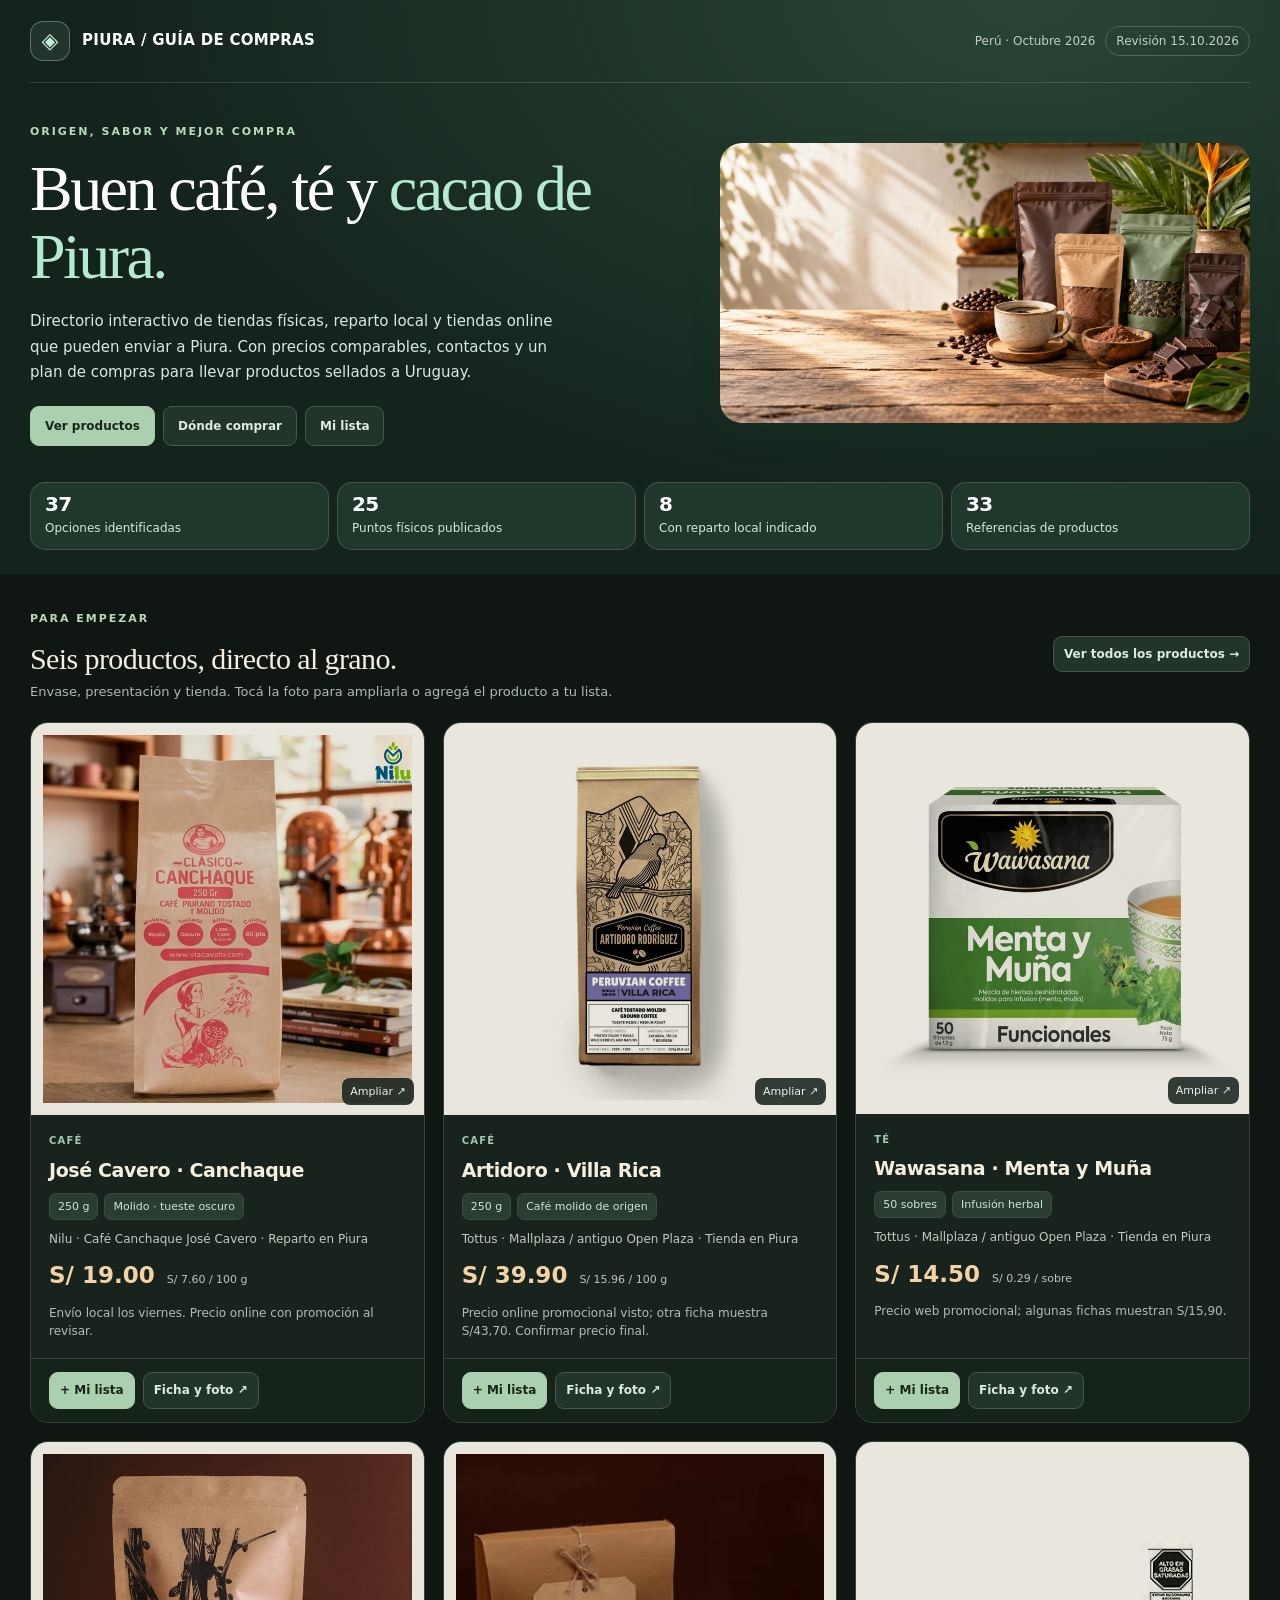
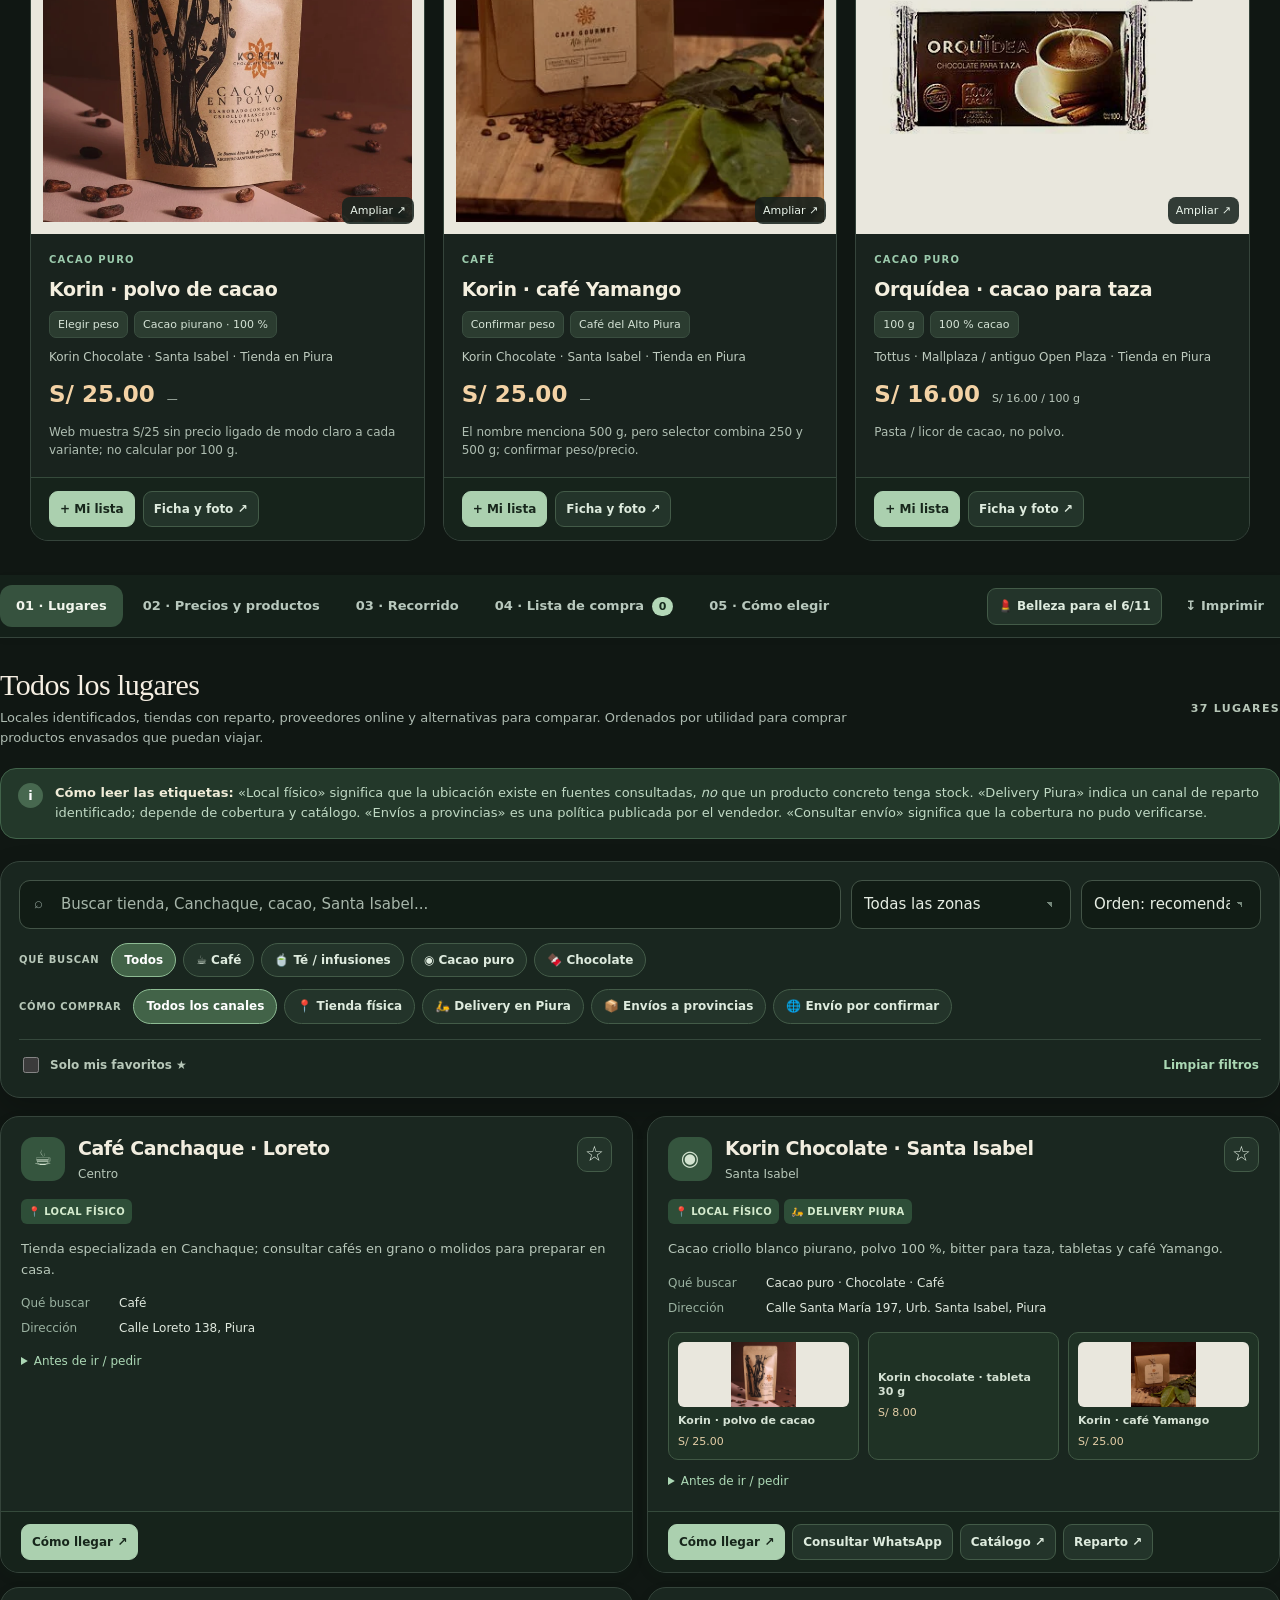
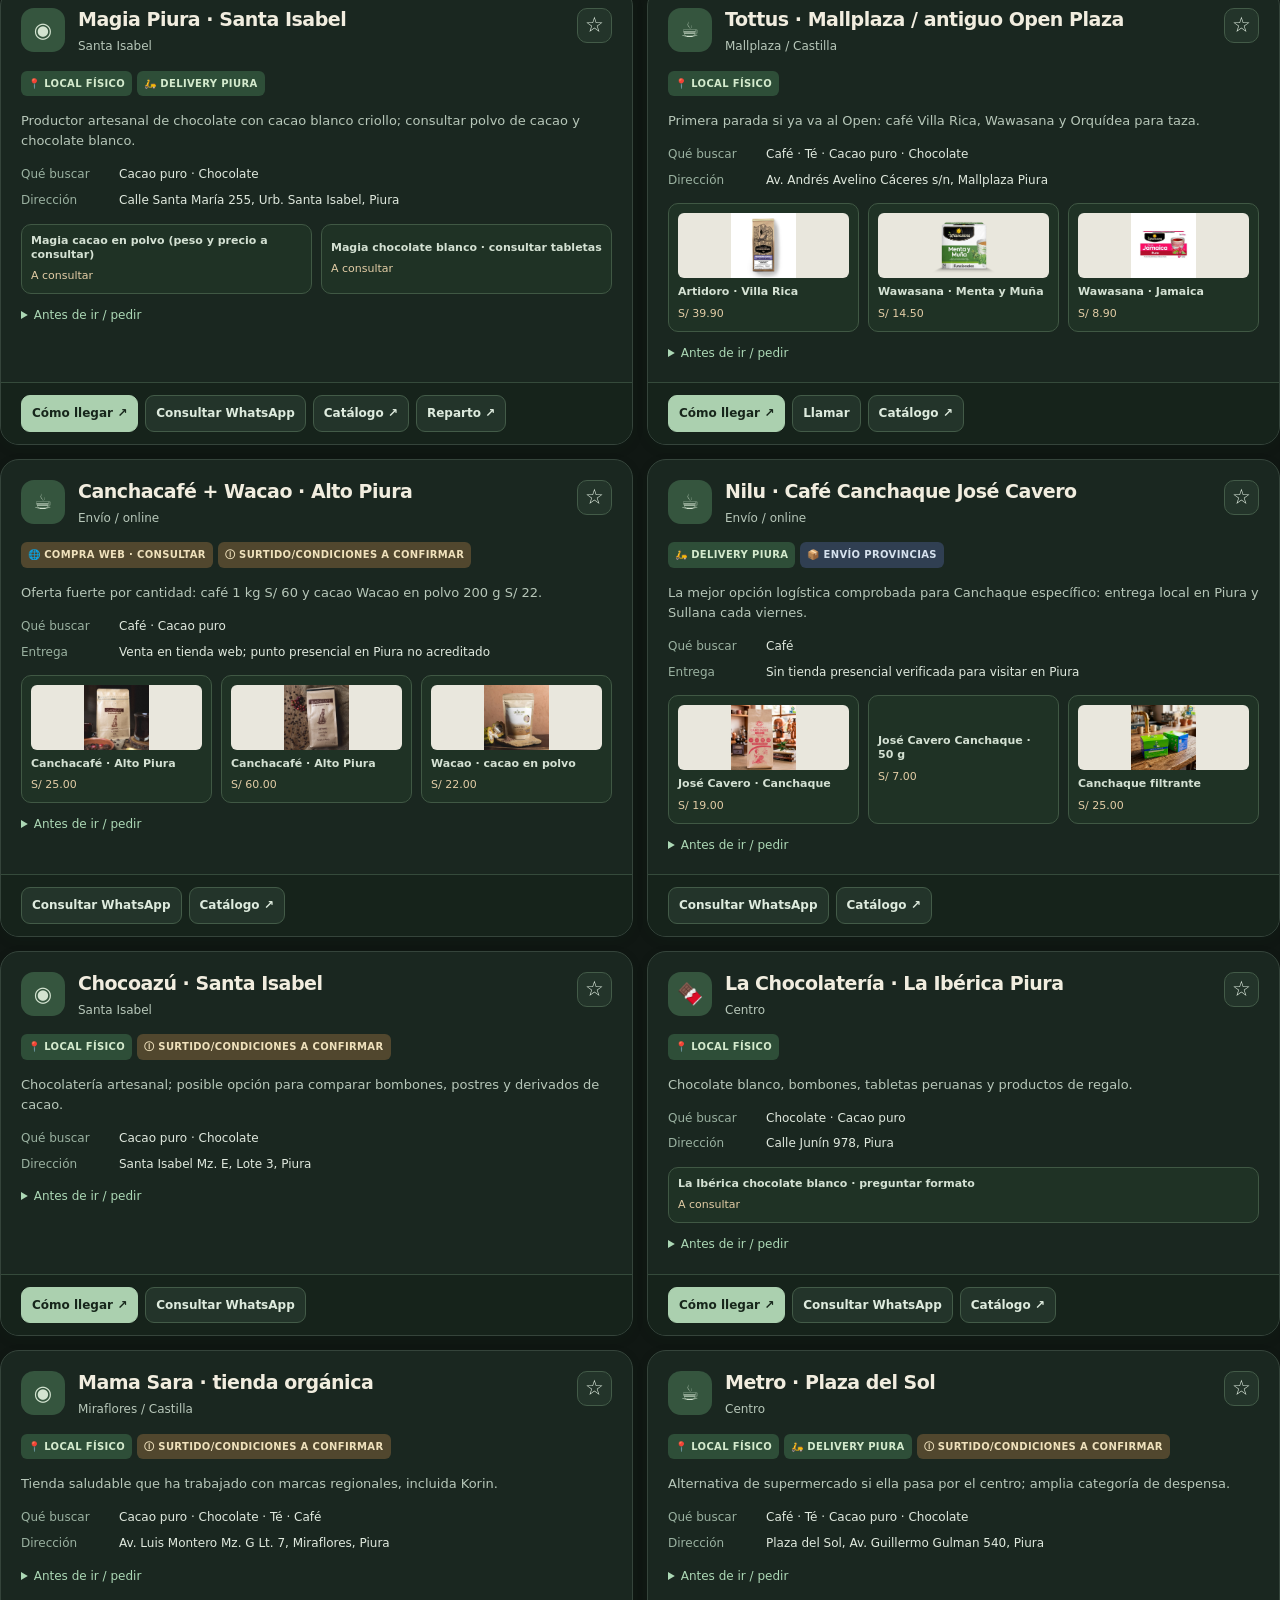
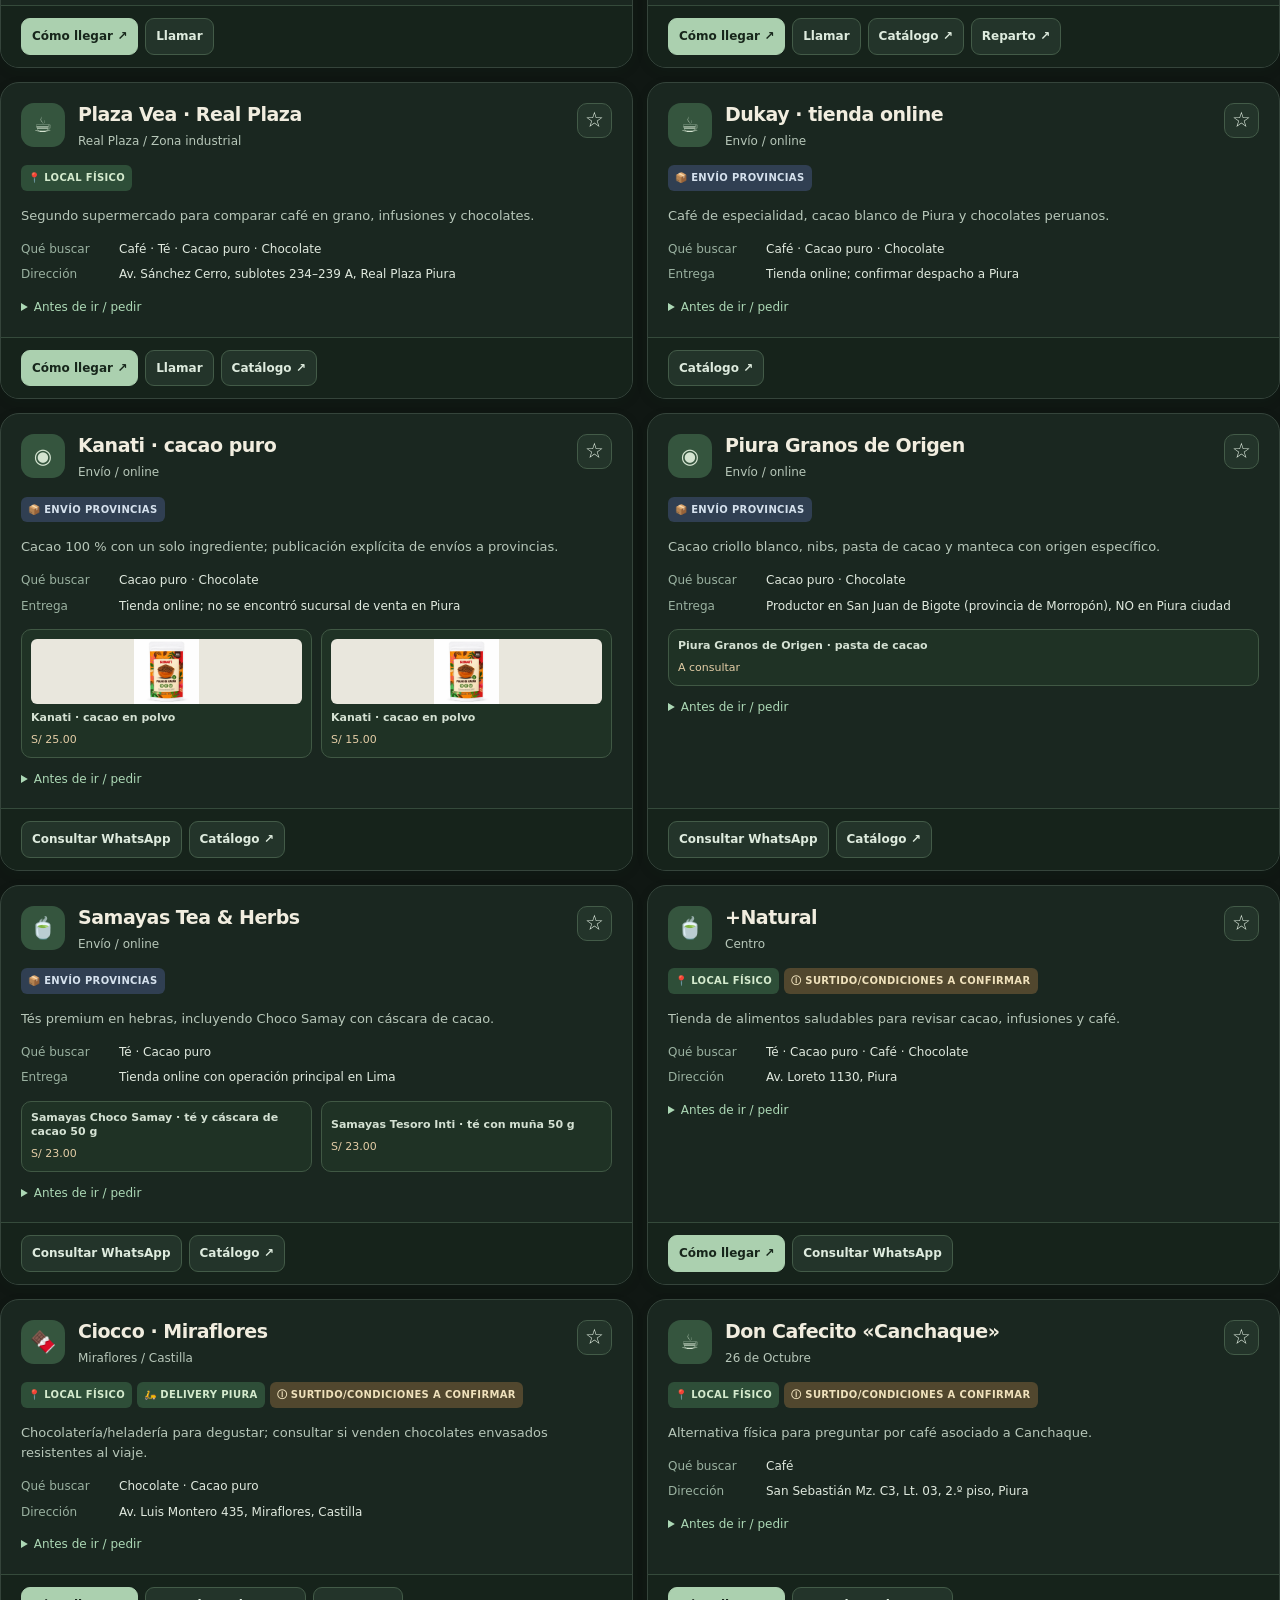
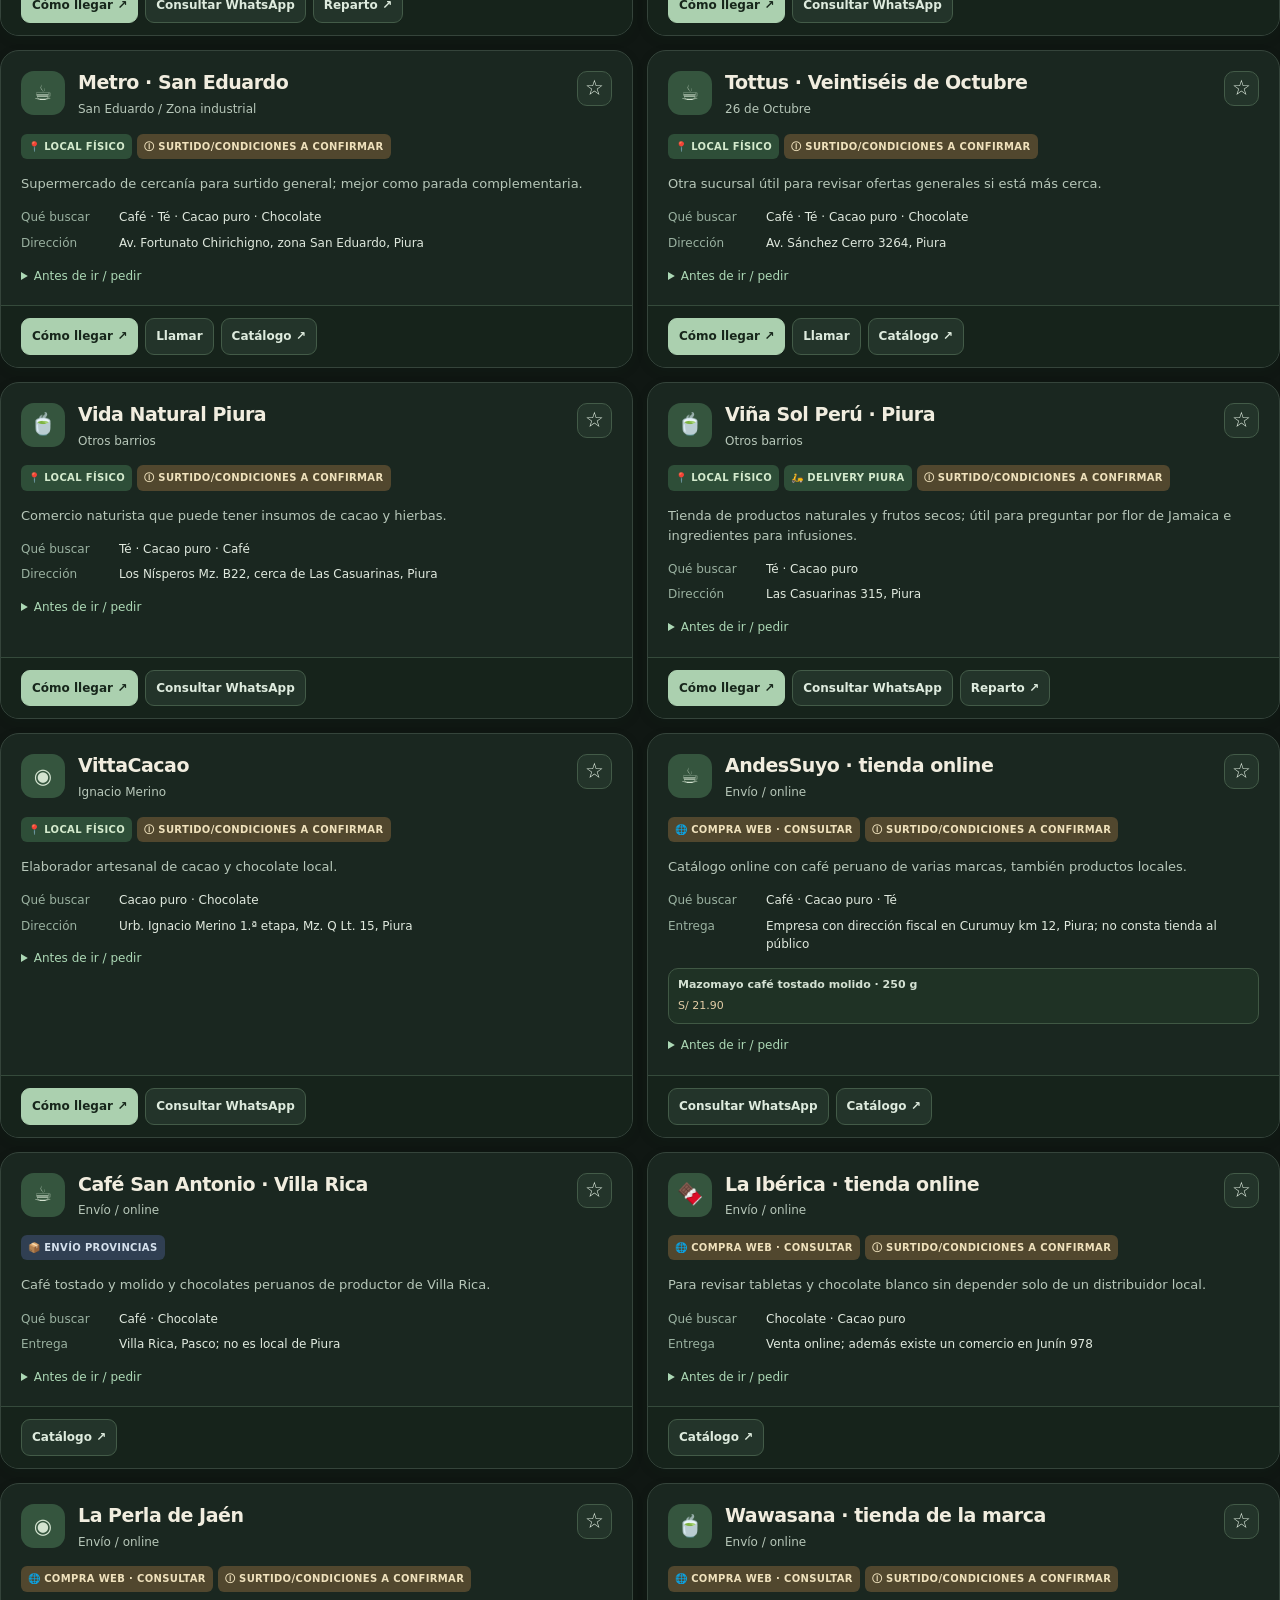
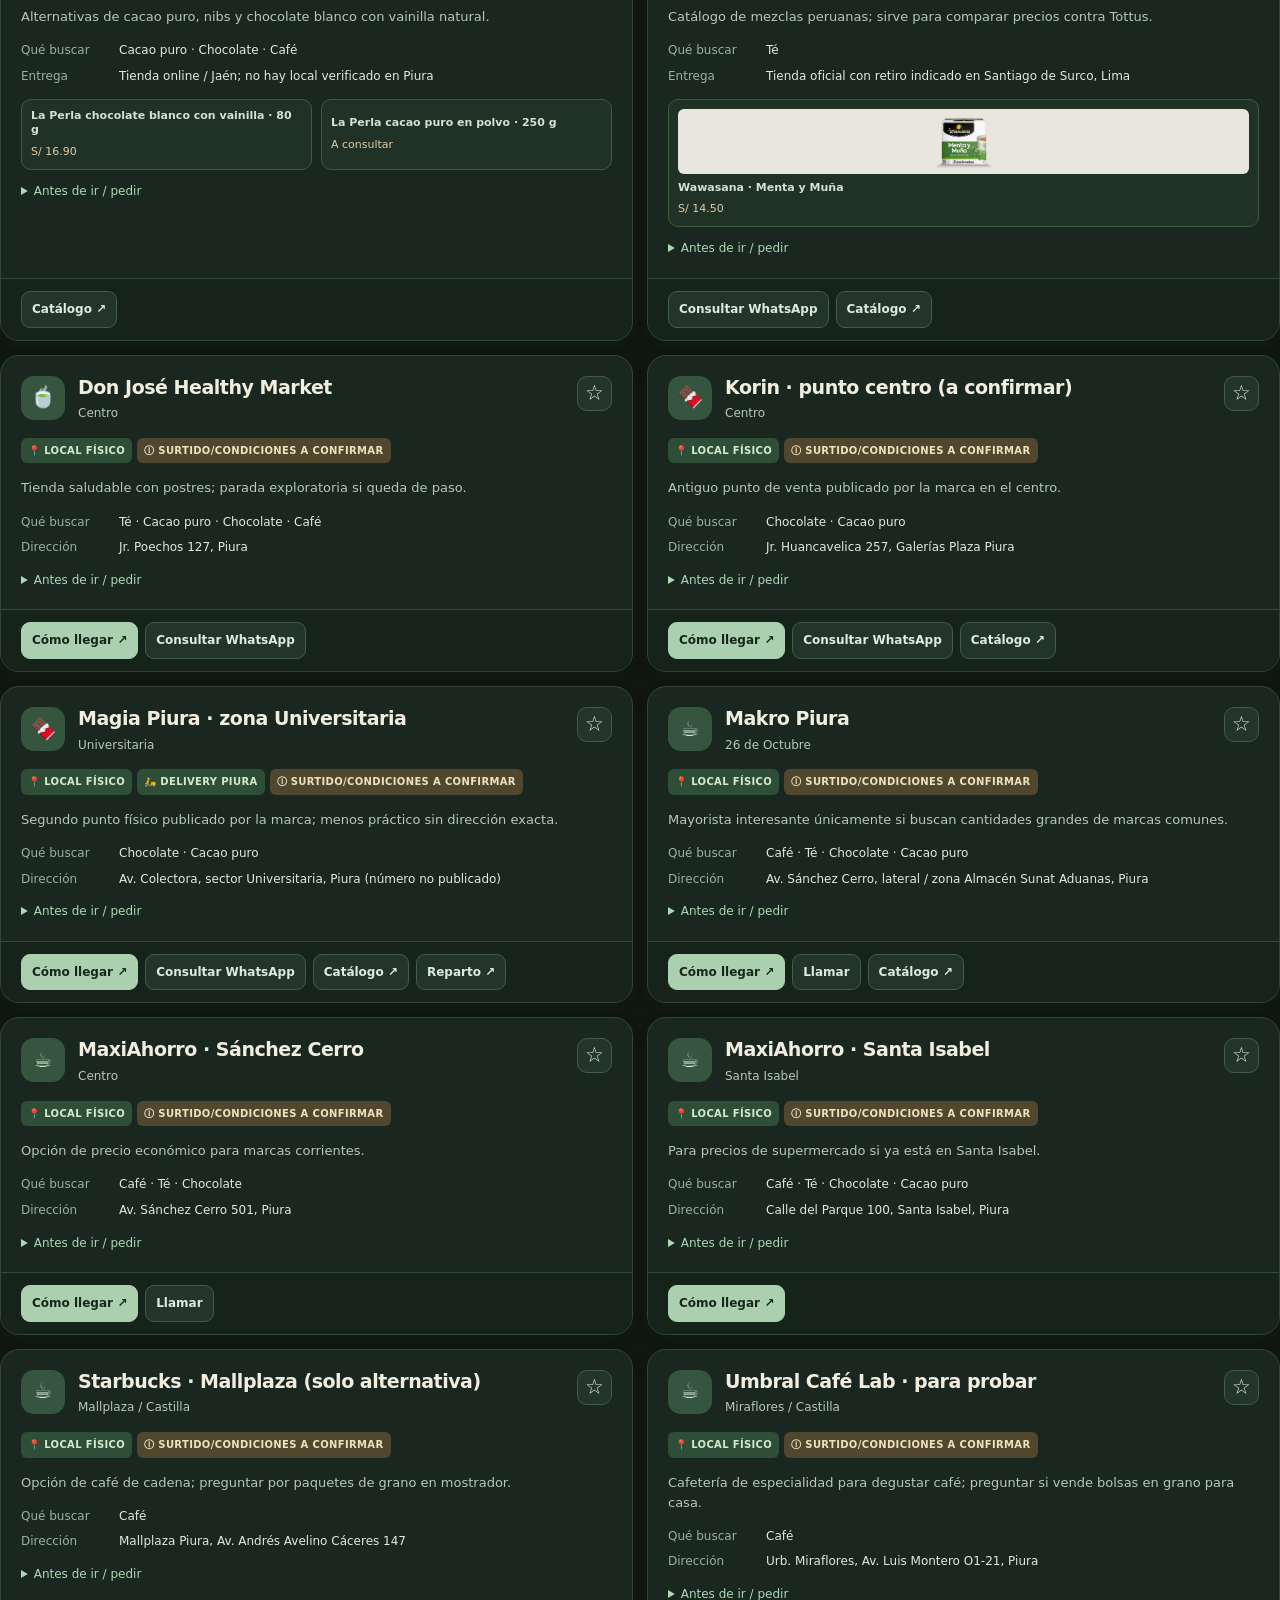
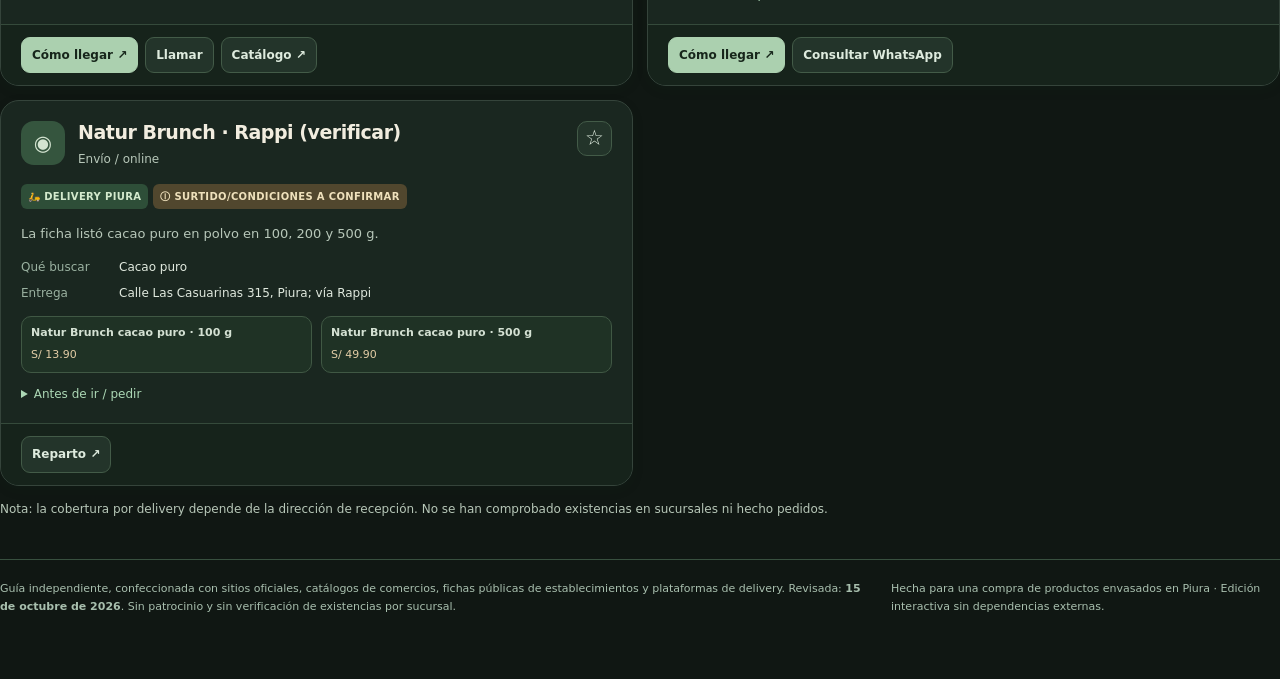
<file: index.html>
<!doctype html>
<html lang="es">
<head>
<meta charset="utf-8">
<meta name="viewport" content="width=device-width,initial-scale=1,viewport-fit=cover">
<meta name="color-scheme" content="dark">
<meta name="theme-color" content="#101713">
<meta name="description" content="Guía interactiva para comprar café, té, cacao puro y chocolate en tiendas físicas de Piura o con envíos a Piura. Fuentes, precios, comparador y lista de compra.">
<title>Piura · Guía de café, té, cacao y chocolate</title>
<style>
:root{--ink:#152c2a;--forest:#12342f;--forest2:#0e2825;--green:#207f68;--mint:#ddf5e8;--tan:#fbf8f2;--sand:#eee6d7;--copper:#b96b42;--text:#213230;--muted:#63746f;--line:#dde5df;--card:#fff;--amber:#fff1d7;--amberText:#805513;--purple:#f1eaff;--purpleText:#65519e;--blue:#e6f0fa;--blueText:#27618c;--red:#e15a4d;--radius:19px;--shadow:0 12px 30px rgba(16,54,43,.06)}
*{box-sizing:border-box}html{scroll-behavior:smooth}body{margin:0;background:#f7f9f6;color:var(--text);font:15px/1.55 system-ui,-apple-system,"Segoe UI",Roboto,"Helvetica Neue",Arial,sans-serif}a{color:inherit;text-decoration:none}a:hover{text-decoration:none}button,select,input{font:inherit}button{cursor:pointer}button:focus-visible,a:focus-visible,input:focus-visible,select:focus-visible{outline:3px solid #86cabc;outline-offset:2px}.shell{max-width:1430px;margin:0 auto;padding:0 30px}.mast{background:linear-gradient(112deg,#103b34 0%,#112e2a 55%,#1d5044 100%);color:#fff;position:relative;overflow:hidden}.mast::before{content:"";position:absolute;right:-110px;top:-130px;width:540px;height:540px;border:1px solid rgba(241,245,232,.18);border-radius:50%;box-shadow:0 0 0 65px rgba(255,255,255,.016),0 0 0 145px rgba(255,255,255,.02)}.mast::after{content:"";position:absolute;width:360px;height:360px;border-radius:50%;right:8%;bottom:-300px;background:#4ec3a730;filter:blur(40px)}.topbar{display:flex;align-items:center;justify-content:space-between;padding:21px 0;border-bottom:1px solid #ffffff24;position:relative;z-index:1}.logo{display:flex;align-items:center;gap:12px;font-weight:800;font-size:15px;letter-spacing:.02em}.mark{display:grid;place-items:center;width:40px;height:40px;border:1px solid #d6f0dc55;border-radius:13px;color:#c1eed7;background:#a5d8bf19;font-size:22px}.topmeta{font-size:12px;display:flex;align-items:center;gap:10px;color:#dcefe6}.update{border:1px solid #ffffff32;border-radius:99px;padding:5px 10px}.hero{position:relative;z-index:1;padding:60px 0 38px;display:grid;grid-template-columns:1.52fr .8fr;gap:38px;align-items:end}.eyebrow{display:inline-block;font-weight:800;letter-spacing:.18em;text-transform:uppercase;font-size:11px;color:#9be0c4;margin:0 0 15px}.hero h1{font-size:clamp(38px,4.5vw,70px);line-height:1.055;letter-spacing:-.065em;max-width:770px;margin:0 0 19px;font-weight:780}.hero h1 span{color:#b5ead1}.hero p{max-width:650px;color:#d7eae3;font-size:16px;line-height:1.7;margin:0}.hero-side{align-self:center;position:relative;z-index:1}.hero-note{background:#ffffff13;border:1px solid #ffffff36;border-radius:24px;padding:22px 23px;backdrop-filter:blur(10px)}.hero-note .big{font-size:31px;font-weight:750;line-height:1;letter-spacing:-.04em;margin:3px 0 8px;color:#ddfae9}.hero-note p{font-size:13px;color:#d5e6df;margin:0}.hero-note .tagline{letter-spacing:.13em;font-size:10px;text-transform:uppercase;font-weight:750;color:#b3eacb}.stats{display:grid;grid-template-columns:repeat(4,1fr);gap:12px;padding:0 0 31px;position:relative;z-index:1}.stat{border:1px solid #ffffff26;background:#ffffff10;border-radius:15px;padding:15px 17px}.stat strong{font-size:23px;display:block;line-height:1.13;letter-spacing:-.035em}.stat small{font-size:11px;color:#d3e8df}.nav-wrap{position:sticky;top:0;z-index:30;background:#fffdfbf0;backdrop-filter:blur(18px);border-bottom:1px solid var(--line);box-shadow:0 2px 9px #142d2208}.nav{display:flex;align-items:center;gap:8px;padding:10px 0;overflow-x:auto;scrollbar-width:none}.nav::-webkit-scrollbar{display:none}.nav button{border:0;background:transparent;color:#53635b;border-radius:12px;font-weight:700;font-size:13px;padding:11px 16px;white-space:nowrap}.nav button.selected{background:#e3f3eb;color:#126249}.nav .navend{margin-left:auto;display:flex;gap:8px;align-items:center}.pillqty{font-size:11px;border-radius:99px;padding:3px 7px;background:var(--forest);color:#fff;margin-left:3px}.page{padding:30px 0 62px}.section-head{display:flex;align-items:end;justify-content:space-between;gap:15px;margin:0 0 18px}.section-head h2{font-size:28px;line-height:1.12;letter-spacing:-.047em;margin:0 0 5px;color:var(--ink)}.section-head p{font-size:13px;color:var(--muted);margin:0;max-width:850px}.info-bar{background:#eaf3ed;border:1px solid #d1e7da;display:flex;align-items:flex-start;gap:12px;border-radius:16px;padding:14px 17px;color:#2a5e4b;margin-bottom:22px;font-size:13px}.info-bar strong{color:#163d30}.icon-dot{border-radius:99px;background:#cde8d7;flex:0 0 auto;display:grid;place-items:center;width:25px;height:25px;font-weight:800;color:#20664c}.filters{background:#fff;border:1px solid var(--line);padding:18px;border-radius:20px;margin-bottom:18px;box-shadow:var(--shadow)}.filter-row{display:flex;align-items:center;gap:12px;flex-wrap:wrap}.filters-top{display:grid;grid-template-columns:minmax(250px,1fr) minmax(170px,220px) minmax(150px,180px);gap:10px;margin-bottom:14px}.search-wrap{position:relative}.search-wrap span{position:absolute;left:15px;top:50%;transform:translateY(-50%);color:#889890}.field{border:1px solid #dbe5de;border-radius:11px;background:#fbfcfa;width:100%;padding:12px 14px;color:var(--ink);outline:none;min-height:44px}.search-wrap .field{padding-left:41px}.select{appearance:none;background:#fbfcfa linear-gradient(45deg,transparent 50%,#75877b 50%) right 18px top 50%/5px 5px no-repeat;border:1px solid #dbe5de;border-radius:11px;padding:12px 30px 12px 12px;min-height:44px;color:#375046;width:100%}.mini-label{font-weight:750;color:#6a7870;letter-spacing:.07em;text-transform:uppercase;font-size:10px;white-space:nowrap}.chips{display:flex;gap:7px;flex-wrap:wrap}.chip{border-radius:99px;border:1px solid #dae4dd;background:#fff;color:#5a6f63;padding:7px 12px;font-size:12px;font-weight:700;white-space:nowrap}.chip.on{border-color:#2d8268;background:#e8f6ee;color:#17654c}.chip:hover{background:#edf5ef}.filter-foot{margin-top:15px;padding-top:12px;border-top:1px solid #edf0ec;display:flex;justify-content:space-between;align-items:center;gap:10px;font-size:12px;color:var(--muted)}.check-label{display:inline-flex;align-items:center;gap:8px;cursor:pointer;font-weight:600}.check-label input{accent-color:#167254;width:16px;height:16px}.tiny-button{border:0;background:transparent;color:#1c765b;font-weight:760;font-size:12px;padding:4px 2px}.store-grid{display:grid;grid-template-columns:repeat(2,minmax(0,1fr));gap:14px}.store-card{display:flex;flex-direction:column;background:var(--card);border:1px solid #dfe8e2;border-radius:var(--radius);box-shadow:0 4px 14px #163e2310;overflow:hidden;min-height:315px}.store-card:hover{box-shadow:0 9px 28px #234f341b;transform:translateY(-1px);transition:.15s}.store-card .cardinner{padding:21px 22px 16px;flex:1}.store-top{display:flex;justify-content:space-between;align-items:start;gap:10px}.store-heading{display:flex;gap:13px;align-items:flex-start;min-width:0}.avatar{width:44px;height:44px;display:grid;place-items:center;flex:0 0 44px;border-radius:13px;background:#e7f1ea;color:#1d7055;font-size:21px}.store-heading h3{font-size:18px;line-height:1.25;margin:0;color:#1a3d32;letter-spacing:-.025em}.area{font-size:12px;color:#849187;margin-top:5px}.star{border:1px solid #dce8df;background:#fff;border-radius:10px;width:35px;height:35px;flex-shrink:0;color:#98aaa0;font-size:21px;display:grid;place-items:center;line-height:1}.star.on{color:#be7a27;border-color:#f0d8af;background:#fff6e5}.badges{display:flex;flex-wrap:wrap;gap:5px;margin:15px 0}.b{font-size:10px;letter-spacing:.035em;text-transform:uppercase;font-weight:820;border-radius:6px;padding:5px 7px;background:#eff4f0;color:#47634f}.b.local{background:#dff4e9;color:#176647}.b.envio{background:#ecedfe;color:#5e5595}.b.delivery{background:#e5f0fb;color:#215f8e}.b.check{background:#fff3db;color:#935e16}.description{font-size:13px;line-height:1.55;color:#526359;margin:0 0 11px}.addr{font-size:12px;color:#304c41;font-weight:680;margin-bottom:11px}.products-preview{background:#f8faf7;border:1px solid #edf1ec;border-radius:12px;padding:11px 13px;margin:10px 0}.products-preview .productline{display:flex;gap:8px;align-items:baseline;justify-content:space-between;font-size:12px;padding:4px 0;color:#3b5345}.products-preview .productline:not(:last-child){border-bottom:1px dashed #e4ebe5}.products-preview .productline span{min-width:0}.products-preview .productline b{color:#146f51;white-space:nowrap;font-variant-numeric:tabular-nums}.fine{font-size:11px;color:#8a7760;line-height:1.55;margin:10px 0 0}.card-bottom{display:flex;gap:7px;flex-wrap:wrap;align-items:center;background:#fcfdfb;border-top:1px solid #edf0ec;padding:12px 20px}.action{display:inline-flex;align-items:center;justify-content:center;gap:6px;white-space:nowrap;background:#ecf4ee;border:1px solid #e1eae4;color:#245b48;border-radius:9px;padding:8px 10px;font-size:12px;font-weight:760;min-height:35px}.action:hover{background:#def2e5}.action.primary{background:#194c3c;color:#fff;border-color:#194c3c}.action.primary:hover{background:#226d52}.action.ghost{background:#fff}.card-bottom .source{margin-left:auto;border:0;background:transparent;font-size:11px;color:#728379;padding:5px}.footer-note{font-size:12px;color:#8a938e;margin-top:14px}.empty{grid-column:1/-1;padding:60px;text-align:center;border:1px dashed #c7d6cb;border-radius:18px;color:#768980;background:#fff}.empty h3{color:#285a48;margin:0 0 6px}.subtle{color:var(--muted)}.overline{font-size:10px;text-transform:uppercase;letter-spacing:.12em;font-weight:800;color:#40846b}.featuregrid{display:grid;grid-template-columns:repeat(3,1fr);gap:14px;margin:15px 0 29px}.feature{padding:20px;background:#fff;border:1px solid var(--line);border-radius:18px}.feature.dark{background:#1b4b3c;color:white;border-color:#1b4b3c}.feature h3{font-size:15px;margin:8px 0;letter-spacing:-.025em}.feature p{font-size:12px;line-height:1.6;margin:0;color:#65756c}.feature.dark p{color:#d8ebe1}.feature .kicker{display:inline-block;padding:5px 8px;background:#e9f4eb;color:#2b6b50;border-radius:6px;font-size:10px;font-weight:800;text-transform:uppercase}.feature.dark .kicker{background:#ffffff24;color:#d4f8e6}.feature strong{font-weight:800}.grid2{display:grid;grid-template-columns:1fr 360px;gap:16px;align-items:start}.panel{border-radius:20px;border:1px solid var(--line);background:white;padding:22px;box-shadow:var(--shadow)}.panel h3{font-size:19px;letter-spacing:-.035em;margin:0 0 7px}.panel p{margin:0 0 12px;color:var(--muted);font-size:13px}.product-tablewrap{overflow-x:auto;border-radius:13px;border:1px solid #e3e9e3}.prodtable{width:100%;border-collapse:collapse;font-size:12px;min-width:800px}.prodtable thead{background:#eef5f0;color:#355b47;font-size:10px;text-transform:uppercase;letter-spacing:.055em}.prodtable th{text-align:left;padding:13px 12px;white-space:nowrap}.prodtable td{padding:12px;border-top:1px solid #ebf0ea;vertical-align:middle}.prodtable tr:hover td{background:#f8faf7}.prodtable td b{font-size:13px;color:#1e4536}.prodtable td small{display:block;color:#7d8e81;max-width:230px}.prodtable .money{text-align:right;white-space:nowrap;font-variant-numeric:tabular-nums;font-weight:750}.prodtable th.money{text-align:right}.price-input{width:85px;height:35px;border:1px solid #d5e2d8;border-radius:8px;padding:6px 8px;color:var(--ink);font-variant-numeric:tabular-nums}.prod-actions{display:flex;align-items:center;gap:6px}.padd{border:0;background:#e3f2e9;color:#186949;border-radius:8px;height:33px;padding:0 10px;font-weight:800}.plink{font-weight:750;color:#2a8065;font-size:12px}.tag-note{font-size:10px;color:#876b37;background:#fff5df;display:inline-flex;padding:3px 6px;border-radius:5px}.sidebox{border:1px solid #dce8df;border-radius:17px;background:#f8fbf8;padding:18px}.sidebox h3{margin:0 0 10px;font-size:16px}.sidebox p{font-size:12px;color:#6a8074;line-height:1.7}.sticky{position:sticky;top:87px}.basket-row{display:grid;grid-template-columns:1fr auto;gap:11px;padding:13px 0;border-top:1px solid #e8eee8}.basket-row .name{font-size:12px;font-weight:720;line-height:1.4}.basket-row .seller{font-size:11px;color:#82918a}.basket-row .controls{display:flex;gap:7px;align-items:center}.qtybtn{border:1px solid #d8e5db;background:#fff;border-radius:8px;width:27px;height:27px;display:grid;place-items:center;font-weight:800;color:#225b47}.basket-price{display:flex;gap:6px;align-items:center;margin-top:8px}.basket-price span{font-size:11px;color:#6e8176}.total{border-top:1px solid #d8e5dc;padding-top:18px;margin-top:15px;display:flex;justify-content:space-between;align-items:end;gap:8px}.total .big{font-size:28px;font-weight:820;letter-spacing:-.065em;color:#144e3a;line-height:1}.total .est{font-size:13px;color:#667a6b;text-align:right}.footer-actions{display:flex;flex-wrap:wrap;gap:7px;margin-top:14px}.routegrid{display:grid;grid-template-columns:repeat(3,1fr);gap:14px}.route{border:1px solid var(--line);border-radius:18px;background:#fff;padding:20px}.route h3{font-size:17px;margin:7px 0 9px;color:#1e4635}.route .steps{list-style:none;counter-reset:step;padding:0;margin:16px 0 20px}.steps li{display:flex;gap:12px;align-items:start;font-size:13px;line-height:1.5;margin-bottom:14px;color:#506157}.steps li::before{counter-increment:step;content:counter(step);color:#235f47;background:#ddf2e4;border-radius:100%;height:24px;width:24px;flex:0 0 24px;display:grid;place-items:center;font-size:11px;font-weight:900}.qa{display:grid;grid-template-columns:repeat(2,1fr);gap:14px;margin-top:20px}.qa>div{background:#fff;border:1px solid var(--line);border-radius:17px;padding:18px}.qa h3{font-size:15px;margin:0 0 7px;color:#254c3d}.qa p{font-size:12px;line-height:1.65;color:#64786b}.note-list{display:grid;gap:11px}.note-item{display:flex;gap:11px;padding:12px 0;border-bottom:1px solid #edf0eb;align-items:flex-start;font-size:13px}.note-item input{accent-color:var(--green);width:18px;height:18px;flex-shrink:0}.message{border:1px solid #dcebdc;border-radius:16px;padding:17px;background:#fff;white-space:pre-wrap;font-size:12px;line-height:1.75;color:#3b594b}.muted-footer{margin:40px 0 0;padding-top:20px;border-top:1px solid #dce7dd;font-size:11px;color:#72867a;line-height:1.7;display:flex;justify-content:space-between;gap:15px}.hidden{display:none!important}.toast{position:fixed;right:22px;bottom:23px;z-index:99;padding:13px 16px;border-radius:11px;background:#174737;color:#fff;font-size:12px;box-shadow:0 14px 28px #163e2d45;opacity:0;transform:translateY(10px);pointer-events:none;transition:.2s}.toast.show{opacity:1;transform:translateY(0)}.divider{height:1px;background:var(--line);margin:20px 0}.smallcaps{letter-spacing:.12em;font-size:11px;color:#738178;font-weight:750;text-transform:uppercase}
@media(max-width:1030px){.hero{grid-template-columns:1fr .7fr}.grid2{grid-template-columns:1fr}.sticky{position:static}.featuregrid{grid-template-columns:1fr 1fr}.routegrid{grid-template-columns:1fr 1fr}}@media(max-width:760px){.shell{padding:0 16px}.hero{padding:37px 0 23px;grid-template-columns:1fr;gap:24px}.hero h1{font-size:clamp(38px,9.3vw,56px)}.hero-side{display:none}.topmeta{font-size:10px}.stats{grid-template-columns:1fr 1fr}.stat{padding:12px}.page{padding-top:20px}.store-grid{grid-template-columns:1fr}.filters-top{grid-template-columns:1fr}.featuregrid,.routegrid,.qa{grid-template-columns:1fr}.section-head{align-items:start;flex-direction:column}.filters{padding:14px}.section-head h2{font-size:26px}.nav button{padding:10px 11px;font-size:12px}.store-card .cardinner{padding:18px}.card-bottom{padding:12px 17px}.info-bar{font-size:12px}.muted-footer{flex-direction:column}.panel{padding:17px}}@media print{.mast,.nav-wrap,.filters,.action,.source,.star,.toast,.footer-actions,.padd{display:none!important}.page{padding:0}.store-card{break-inside:avoid;box-shadow:none}.store-grid{grid-template-columns:1fr 1fr}.card-bottom{display:none}.featuregrid{grid-template-columns:repeat(3,1fr)}body{background:#fff;font-size:11px}.shell{padding:0 10px}.store-card{min-height:auto}.nav{display:none}}
</style>
<style>
.coffee-hero-photo{display:block;width:100%;height:180px;object-fit:cover;border-radius:20px;margin-bottom:14px;box-shadow:0 14px 28px rgba(16,54,43,.18)}
.quick-buy{display:grid;grid-template-columns:repeat(4,1fr);gap:10px;margin:0 auto 22px;position:relative;z-index:2}
.quick-buy article{background:#fff;border:1px solid #dfe8e2;border-radius:16px;padding:14px 15px;box-shadow:0 7px 18px #163e2310}
.quick-buy b{display:block;color:#174d3b;font-size:12px;margin-bottom:4px}.quick-buy span{display:block;color:#687970;font-size:11px;line-height:1.45}
.shortlist{display:grid;grid-template-columns:repeat(3,1fr);gap:12px;margin:0 auto 28px;position:relative;z-index:2}.shortlist article{background:#12342f;color:#fff;border-radius:18px;padding:17px 18px;box-shadow:0 12px 24px #163e2330}.shortlist small{display:block;color:#a9dec3;text-transform:uppercase;letter-spacing:.12em;font-size:9px;font-weight:800;margin-bottom:7px}.shortlist h3{font-size:17px;line-height:1.2;margin:0 0 6px}.shortlist p{font-size:12px;color:#d5e9df;line-height:1.5;margin:0 0 12px}.shortlist a{display:inline-block;color:#fff;background:#2b8b70;border-radius:999px;padding:8px 11px;font-size:11px;font-weight:800;text-decoration:none}.shortlist a:hover{background:#42a184}
@media(max-width:760px){.coffee-hero-photo{height:150px}.quick-buy{grid-template-columns:1fr 1fr}.quick-buy article{padding:12px}}
@media(max-width:760px){.shortlist{grid-template-columns:1fr}}
@media(max-width:760px){.coffee-hero-photo{height:150px}}
</style>
<link rel="stylesheet" href="assets/coffee-dark.css?v=2">
</head>
<body>
<header class="mast">
 <div class="shell"><div class="topbar"><div class="logo"><span class="mark">◈</span><span>PIURA / GUÍA DE COMPRAS</span></div><div class="topmeta"><span>Perú · Octubre 2026</span><span class="update">Revisión 15.10.2026</span></div></div>
  <div class="hero"><div><span class="eyebrow">Origen, sabor y mejor compra</span><h1>Buen café, té y <span>cacao de Piura.</span></h1><p>Directorio interactivo de tiendas físicas, reparto local y tiendas online que pueden enviar a Piura. Con precios comparables, contactos y un plan de compras para llevar productos sellados a Uruguay.</p><div class="hero-shortcuts"><button class="action primary" onclick="switchTab('productos')">Ver productos</button><button class="action" onclick="switchTab('lugares')">Dónde comprar</button><button class="action" onclick="switchTab('plan')">Mi lista</button></div></div><aside class="hero-side"><img class="coffee-hero-photo" src="assets/coffee-cover.webp" alt="Café, cacao, té y chocolate listos para comparar"><div class="hero-note"><div class="tagline">Para decidir sin confusiones</div><div class="big">¿Local o envío?</div><p>Cada negocio lleva su modalidad señalada. Donde no se verificó una presentación, precio o entrega, aparece expresamente como <b>«a confirmar»</b>.</p></div></aside></div>
  <div class="stats"><div class="stat"><strong id="n-stores">—</strong><small>Opciones identificadas</small></div><div class="stat"><strong id="n-physical">—</strong><small>Puntos físicos publicados</small></div><div class="stat"><strong id="n-delivery">—</strong><small>Con reparto local indicado</small></div><div class="stat"><strong id="n-products">—</strong><small>Referencias de productos</small></div></div>
 </div>
</header>
<section class="shell featured-section" aria-labelledby="featuredHeading">
<div class="section-head"><div><span class="eyebrow">PARA EMPEZAR</span><h2 id="featuredHeading">Seis productos, directo al grano.</h2><p>Envase, presentación y tienda. Tocá la foto para ampliarla o agregá el producto a tu lista.</p></div><button class="action" onclick="switchTab('productos')">Ver todos los productos →</button></div>
<div id="featured-products" class="product-grid"></div>
</section>
<div class="nav-wrap"><nav class="shell nav" aria-label="Navegación de la guía"><button data-tab="lugares" class="selected">01 · Lugares</button><button data-tab="productos">02 · Precios y productos</button><button data-tab="recorrido">03 · Recorrido</button><button data-tab="plan">04 · Lista de compra <span id="basket-badge" class="pillqty">0</span></button><button data-tab="criterios">05 · Cómo elegir</button><div class="navend"><a class="action" href="guia_belleza_santiago_06_noviembre.html">💄 Belleza para el 6/11</a><button id="print-btn" title="Imprimir o guardar en PDF">↧ Imprimir</button></div></nav></div>
<main class="shell page">
<section id="tab-lugares" class="tab-pane">
<div class="section-head"><div><h2>Todos los lugares</h2><p>Locales identificados, tiendas con reparto, proveedores online y alternativas para comparar. Ordenados por utilidad para comprar productos envasados que puedan viajar.</p></div><span class="smallcaps" id="result-count"></span></div>
<div class="info-bar"><span class="icon-dot">i</span><div><strong>Cómo leer las etiquetas:</strong> «Local físico» significa que la ubicación existe en fuentes consultadas, <em>no</em> que un producto concreto tenga stock. «Delivery Piura» indica un canal de reparto identificado; depende de cobertura y catálogo. «Envíos a provincias» es una política publicada por el vendedor. «Consultar envío» significa que la cobertura no pudo verificarse.</div></div>
<div class="filters"><div class="filters-top"><label class="search-wrap"><span>⌕</span><input class="field" id="store-search" type="search" placeholder="Buscar tienda, Canchaque, cacao, Santa Isabel..." autocomplete="off" aria-label="Buscar tiendas"></label><select class="select" id="store-area" aria-label="Filtrar por zona"><option value="all">Todas las zonas</option></select><select class="select" id="store-sort" aria-label="Ordenar tiendas"><option value="recommend">Orden: recomendación</option><option value="name">A–Z</option><option value="physical">Locales físicos primero</option><option value="delivery">Envíos primero</option></select></div><div class="filter-row" style="margin-bottom:12px"><span class="mini-label">Qué buscan</span><div class="chips" id="category-chips"></div></div><div class="filter-row"><span class="mini-label">Cómo comprar</span><div class="chips" id="channel-chips"></div></div><div class="filter-foot"><label class="check-label"><input type="checkbox" id="only-favorites">Solo mis favoritos ★</label><button class="tiny-button" id="clear-filters">Limpiar filtros</button></div></div>
<div id="store-grid" class="store-grid"></div><p class="footer-note">Nota: la cobertura por delivery depende de la dirección de recepción. No se han comprobado existencias en sucursales ni hecho pedidos.</p>
</section>
<section id="tab-productos" class="tab-pane hidden">
<div class="section-head"><div><h2>Comparador de precios</h2><p>Productos publicados, vinculados directamente a la tienda. Comparación por 100 g para café/cacao/chocolate y por sobre para infusiones filtrantes. Cantidades o precios ambiguos se mantienen sin costo unitario.</p></div></div>
<div class="info-bar"><span class="icon-dot">!</span><div><strong>Los precios online cambian.</strong> Algunos son promociones o aparecen en distintas fichas con importes diferentes. Se muestran como referencia de compra, no como cotización de la sucursal de Piura. El enlace de cada fila permite verificar la ficha de origen.</div></div>
<div class="filters"><div class="filters-top"><label class="search-wrap"><span>⌕</span><input id="product-search" type="search" class="field" placeholder="Buscar marca, sabor o presentación"></label><select class="select" id="product-category"><option value="all">Todos los productos</option><option value="cafe">Café</option><option value="te">Té e infusiones</option><option value="cacao">Cacao puro / para taza</option><option value="chocolate">Chocolate de mesa</option></select><select class="select" id="product-sort"><option value="rank">Más relevantes</option><option value="unit">Menor costo unitario</option><option value="price">Menor precio por paquete</option><option value="shop">Por tienda</option></select></div><label class="check-label"><input id="with-price" type="checkbox">Mostrar solo productos con precio publicado</label></div>
<div class="view-toggle" aria-label="Vista del catálogo"><button class="action" data-product-view="cards" aria-pressed="true">Tarjetas con foto</button><button class="action" data-product-view="table" aria-pressed="false">Tabla para comparar</button></div>
<div id="product-cards" class="product-grid"></div>
<div class="product-tablewrap" id="product-table" hidden><table class="prodtable"><thead><tr><th>Producto</th><th>Tienda / canal</th><th>Presentación</th><th class="money">Precio</th><th class="money">Costo comparativo</th><th>Acciones</th></tr></thead><tbody id="product-rows"></tbody></table></div><div class="footer-note" id="product-count"></div>
</section>
<section id="tab-recorrido" class="tab-pane hidden">
<div class="section-head"><div><h2>Cómo organizar la compra</h2><p>Alternativas de salida para el viernes o sábado. Los mapas abren rutas sugeridas, sin garantizar tiempos de viaje, tráfico ni stock.</p></div></div>
<div class="routegrid">
<div class="route"><div class="overline">Ruta 1 · menos desvíos</div><h3>Open Plaza + Santa Isabel</h3><p class="subtle" style="font-size:13px">La opción más alineada con la salida que ya tenían pensada.</p><ol class="steps"><li><span><b>Tottus Mallplaza</b><br>Villa Rica + Wawasana + Orquídea para taza.</span></li><li><span><b>Magia Piura</b><br>Consultar cacao, chocolate blanco y tabletas selladas.</span></li><li><span><b>Korin Santa Isabel</b><br>Comparar cacao puro y chocolate de origen.</span></li></ol><button class="action primary" onclick="openRoute(['tottus_mall','magia_santa','korin_santa'])">Ver ruta en Google Maps ↗</button></div>
<div class="route"><div class="overline">Ruta 2 · café regional</div><h3>Sumar el centro</h3><p class="subtle" style="font-size:13px">Si Nilu no puede entregar Canchaque o quieren elegir en persona.</p><ol class="steps"><li><span><b>Tottus Mallplaza</b><br>Comprar té y revisar Villa Rica.</span></li><li><span><b>Café Canchaque, Loreto 138</b><br>Preguntar marcas, grano y molienda.</span></li><li><span><b>La Ibérica, Junín 978</b><br>Chocolate blanco y tabletas.</span></li><li><span><b>Santa Isabel</b><br>Solo si quieren cacao artesanal.</span></li></ol><button class="action primary" onclick="openRoute(['tottus_mall','cafe_canchaque','iberica_piura','korin_santa'])">Ver ruta en Google Maps ↗</button></div>
<div class="route"><div class="overline">Ruta 3 · evitar traslados</div><h3>Compra híbrida + reparto</h3><p class="subtle" style="font-size:13px">Visitar un supermercado y coordinar el resto sin desplazamientos.</p><ol class="steps"><li><span><b>Nilu</b><br>Pedir Canchaque para el viernes; coordinar plazo.</span></li><li><span><b>Tottus Mallplaza</b><br>Villa Rica, té y cacao Orquídea.</span></li><li><span><b>Korin vía Rappi</b><br>Confirmar que cacao o tabletas estén listados para entrega.</span></li></ol><button class="action primary" onclick="switchTab('lugares');chooseChannel('local')">Ver tiendas con reparto ↗</button></div>
</div>
<div class="qa"><div><h3>Antes de salir, confirmar producto y peso</h3><p>El peso del cacao Korin y del café Yamango es importante para calcular su verdadera relación calidad–cantidad–precio. Pedir fotografía de etiqueta, ingredientes y fecha de vencimiento.</p><button class="action" id="copy-question">Copiar mensaje para WhatsApp</button></div><div><h3>Preferencia de compra</h3><p>Primero Canchaque y Villa Rica; después una infusión económica de 50 sobres, una infusión distinta, cacao puro para preparar bebidas y una pequeña tableta de chocolate blanco.</p><button class="action" onclick="switchTab('plan')">Armar lista con precios →</button></div></div>
</section>
<section id="tab-plan" class="tab-pane hidden">
<div class="section-head"><div><h2>Lista de compra y presupuesto</h2><p>Agregá productos del comparador, cambiá cantidades y actualizá los precios con los valores que ella encuentre en la tienda. El carrito queda guardado en este navegador mientras no se borren sus datos.</p></div><button class="action" onclick="switchTab('productos')">+ Agregar del comparador</button></div>
<div class="grid2"><div class="panel"><h3>Tu selección</h3><p>Precios de referencia editables, en soles peruanos. No incluye envíos ni transporte.</p><div id="cart-items"></div><div id="cart-empty" class="empty" style="padding:35px 20px">Todavía no hay productos elegidos. Empezá desde el comparador o cargá la sugerencia inicial.</div><div class="footer-actions"><button class="action primary" id="load-recommended">Cargar lista sugerida</button><button class="action" id="copy-cart">Copiar lista y enlaces</button><button class="action ghost" id="clear-cart">Vaciar lista</button></div></div>
<div class="sticky"><div class="sidebox"><h3>Resumen</h3><p>Conversión a pesos uruguayos opcional y editable. <b>No es una cotización bancaria en tiempo real.</b></p><div class="total"><div><div class="overline">Total en Perú</div><div class="big" id="cart-total">S/ 0,00</div></div><div><div class="overline" style="text-align:right">Estimado UYU</div><div class="est" id="cart-uyu">$U 0</div></div></div><label style="display:block;font-size:11px;color:#63786b;margin-top:15px">Cambio estimado (UYU por PEN)<input id="fx" class="field" type="number" min="0" step="0.01" value="11.7" style="margin-top:6px;max-width:160px"></label><p style="margin-top:13px">Si compran por reparto, agreguen aparte la comisión, el costo del envío y cualquier variación entre web y tienda.</p></div><div style="margin-top:14px" class="sidebox"><h3>Favoritos</h3><p id="favorites-sum">No guardaste tiendas todavía.</p><button class="action" onclick="switchTab('lugares');setFavoritesOnly(true)">Ver favoritos ★</button></div></div></div>
</section>
<section id="tab-criterios" class="tab-pane hidden">
<div class="section-head"><div><h2>Qué conviene comprar para llevar</h2><p>Criterios para no confundir el cacao puro con mezclas azucaradas, ni una cafetería agradable con un punto de venta de productos para viajar.</p></div></div>
<div class="featuregrid"><article class="feature"><span class="kicker">01 / Café</span><h3>Elegir origen, tueste y molienda</h3><p>Preguntar por <strong>Canchaque y Villa Rica</strong>, grano o molido, fecha de tueste y método de preparación. No pagar un sobreprecio por paquetes de 50 g si van a tomarlo en casa.</p></article><article class="feature dark"><span class="kicker">02 / Cacao</span><h3>100 % cacao ≠ bebida instantánea dulce</h3><p>El <strong>cacao en polvo</strong> conserva menos manteca de cacao que la <strong>pasta 100 %</strong>. Ambos sirven para bebidas, con preparación distinta. Verificar ingredientes y peso.</p></article><article class="feature"><span class="kicker">03 / Té</span><h3>Diferenciar té de hierbas</h3><p>La muña, menta o Jamaica son <strong>infusiones herbales</strong>. El té verde y negro provienen de <i>Camellia sinensis</i>. Comparar costo por sobre, no solo costo de caja.</p></article></div>
<div class="panel"><h3>Checklist previo a pagar o preparar la maleta</h3><div id="checklist" class="note-list"></div></div>
<div class="qa"><div><h3>Interpretación del catálogo</h3><p>«Prioridad alta» señala coincidencia con su objetivo, origen piurano, productos envasados, costo y facilidad de acceso. No es una puntuación de sabor ni una auditoría sanitaria. Las tiendas naturistas y cafeterías están como opciones secundarias si no hay inventario específico confirmado.</p></div><div><h3>Chile y Uruguay</h3><p>Van a cruzar la frontera chilena antes de ingresar a Uruguay. Mantengan productos industriales cerrados y rotulados, declaren los alimentos cuando la autoridad lo exija, y consulten las condiciones vigentes de SAG Chile y MGAP Uruguay antes del viaje.</p><p><a class="plink" href="https://www.sag.gob.cl/ambitos-de-accion/ingreso-de-productos-de-origen-animal-y-vegetal-chile" target="_blank" rel="noopener">SAG Chile ↗</a> &nbsp;·&nbsp; <a class="plink" href="https://www.gub.uy/ministerio-ganaderia-agricultura-pesca/" target="_blank" rel="noopener">MGAP Uruguay ↗</a></p></div></div>
</section>
<footer class="muted-footer"><div>Guía independiente, confeccionada con sitios oficiales, catálogos de comercios, fichas públicas de establecimientos y plataformas de delivery. Revisada: <b>15 de octubre de 2026</b>. Sin patrocinio y sin verificación de existencias por sucursal.</div><div>Hecha para una compra de productos envasados en Piura · Edición interactiva sin dependencias externas.</div></footer>
</main><div id="toast" class="toast" role="status" aria-live="polite"></div>
<script id="embedded-data" type="application/json">{
  "stores": [
    {
      "id": "tottus_mall",
      "name": "Tottus · Mallplaza / antiguo Open Plaza",
      "area": "Mallplaza / Castilla",
      "address": "Av. Andrés Avelino Cáceres s/n, Mallplaza Piura",
      "channels": [
        "fisica",
        "online"
      ],
      "categories": [
        "cafe",
        "te",
        "cacao",
        "chocolate"
      ],
      "priority": 1,
      "description": "Primera parada si ya va al Open: café Villa Rica, Wawasana y Orquídea para taza.",
      "details": "Los precios son del catálogo web nacional; no acreditan existencias en la sucursal.",
      "web": "https://www.tottus.com.pe/",
      "delivery": "",
      "phone": "+51 1 602 0000",
      "hours": "L–D 08:00–22:00",
      "source": "https://www.tottus.com.pe/tottus-pe/lista/CATG17546/Cafe-Molido-y-Grano",
      "extra": "El centro comercial pasó de Open Plaza a Mallplaza. Confirmar inventario por ubicación antes de ir.",
      "confidence": "verified",
      "map_addr": "Tottus · Mallplaza / antiguo Open Plaza Av. Andrés Avelino Cáceres s/n, Mallplaza Piura Piura Perú"
    },
    {
      "id": "korin_santa",
      "name": "Korin Chocolate · Santa Isabel",
      "area": "Santa Isabel",
      "address": "Calle Santa María 197, Urb. Santa Isabel, Piura",
      "channels": [
        "fisica",
        "local",
        "online"
      ],
      "categories": [
        "cacao",
        "chocolate",
        "cafe"
      ],
      "priority": 1,
      "description": "Cacao criollo blanco piurano, polvo 100 %, bitter para taza, tabletas y café Yamango.",
      "details": "Delivery local listado en Rappi; confirmar si el SKU envasado figura en el menú.",
      "web": "https://www.korinchocolate.pe/",
      "delivery": "https://www.rappi.com.pe/restaurantes/74262-korin-chocolate",
      "phone": "+51 935 656 971",
      "hours": "Horario de referencia L–S 09:00–22:00",
      "source": "https://salondelcacaoychocolate.pe/guia-chocolatera-2026/",
      "extra": "La guía chocolatera 2026 ubica Santa María 197; una publicación antigua indica 192. Confirmar numeración por teléfono.",
      "confidence": "verified",
      "map_addr": "Korin Chocolate · Santa Isabel Calle Santa María 197, Urb. Santa Isabel, Piura Piura Perú"
    },
    {
      "id": "magia_santa",
      "name": "Magia Piura · Santa Isabel",
      "area": "Santa Isabel",
      "address": "Calle Santa María 255, Urb. Santa Isabel, Piura",
      "channels": [
        "fisica",
        "local",
        "online"
      ],
      "categories": [
        "cacao",
        "chocolate"
      ],
      "priority": 1,
      "description": "Productor artesanal de chocolate con cacao blanco criollo; consultar polvo de cacao y chocolate blanco.",
      "details": "Tiene delivery en Rappi; el menú visible enfatiza postres y no garantiza productos para transportar.",
      "web": "https://magiapiura.com/",
      "delivery": "https://www.rappi.com.pe/restaurantes/3338-magia-piura",
      "phone": "+51 969 990 018",
      "hours": "L–D 09:00–21:00 según web de la marca",
      "source": "https://magiapiura.com/index.php",
      "extra": "Pedir lista de tabletas/envasados: los postres frescos no son ideales para viajar.",
      "confidence": "verified",
      "map_addr": "Magia Piura · Santa Isabel Calle Santa María 255, Urb. Santa Isabel, Piura Piura Perú"
    },
    {
      "id": "cafe_canchaque",
      "name": "Café Canchaque · Loreto",
      "area": "Centro",
      "address": "Calle Loreto 138, Piura",
      "channels": [
        "fisica"
      ],
      "categories": [
        "cafe"
      ],
      "priority": 1,
      "description": "Tienda especializada en Canchaque; consultar cafés en grano o molidos para preparar en casa.",
      "details": "Precio y marca por presentación: consultar directamente en tienda.",
      "web": "",
      "delivery": "",
      "phone": "",
      "hours": "L–S 08:00–20:00",
      "source": "https://www.google.com/maps/search/?api=1&query=Caf%C3%A9+Canchaque+Loreto+138+Piura",
      "extra": "Fachada y teléfono no documentados en fuente comercial oficial; la ubicación figura en ficha de negocio.",
      "confidence": "verified",
      "map_addr": "Café Canchaque · Loreto Calle Loreto 138, Piura Piura Perú"
    },
    {
      "id": "chocoazu",
      "name": "Chocoazú · Santa Isabel",
      "area": "Santa Isabel",
      "address": "Santa Isabel Mz. E, Lote 3, Piura",
      "channels": [
        "fisica"
      ],
      "categories": [
        "cacao",
        "chocolate"
      ],
      "priority": 2,
      "description": "Chocolatería artesanal; posible opción para comparar bombones, postres y derivados de cacao.",
      "details": "No se verificó catálogo de tabletas selladas ni precio por peso; llamar antes.",
      "web": "",
      "delivery": "",
      "phone": "+51 934 183 193",
      "hours": "Horario indicado 08:00–22:30",
      "source": "https://www.google.com/maps/search/?api=1&query=Chocoaz%C3%BA+Santa+Isabel+Piura",
      "extra": "",
      "confidence": "consulta",
      "map_addr": "Chocoazú · Santa Isabel Santa Isabel Mz. E, Lote 3, Piura Piura Perú"
    },
    {
      "id": "plazavea",
      "name": "Plaza Vea · Real Plaza",
      "area": "Real Plaza / Zona industrial",
      "address": "Av. Sánchez Cerro, sublotes 234–239 A, Real Plaza Piura",
      "channels": [
        "fisica",
        "online"
      ],
      "categories": [
        "cafe",
        "te",
        "cacao",
        "chocolate"
      ],
      "priority": 2,
      "description": "Segundo supermercado para comparar café en grano, infusiones y chocolates.",
      "details": "La web distingue productos vendidos por Plaza Vea y por terceros; el recojo Piura está publicado por la cadena.",
      "web": "https://www.plazavea.com.pe/",
      "delivery": "",
      "phone": "+51 801 00020",
      "hours": "L–D 08:00–22:00",
      "source": "https://www.plazavea.com.pe/recojo-en-tienda",
      "extra": "Configurar Piura antes de comprar; un vendedor marketplace puede no permitir retiro en tienda.",
      "confidence": "verified",
      "map_addr": "Plaza Vea · Real Plaza Av. Sánchez Cerro, sublotes 234–239 A, Real Plaza Piura Piura Perú"
    },
    {
      "id": "metro_sol",
      "name": "Metro · Plaza del Sol",
      "area": "Centro",
      "address": "Plaza del Sol, Av. Guillermo Gulman 540, Piura",
      "channels": [
        "fisica",
        "local"
      ],
      "categories": [
        "cafe",
        "te",
        "cacao",
        "chocolate"
      ],
      "priority": 2,
      "description": "Alternativa de supermercado si ella pasa por el centro; amplia categoría de despensa.",
      "details": "Existe presencia en Rappi, pero disponibilidad de productos sellados depende de su dirección.",
      "web": "https://www.metro.pe/",
      "delivery": "https://www.rappi.com.pe/",
      "phone": "+51 1 613 8888",
      "hours": "L–D 08:00–22:00",
      "source": "https://www.google.com/maps/search/?api=1&query=Metro+Plaza+del+Sol+Piura",
      "extra": "",
      "confidence": "consulta",
      "map_addr": "Metro · Plaza del Sol Plaza del Sol, Av. Guillermo Gulman 540, Piura Piura Perú"
    },
    {
      "id": "iberica_piura",
      "name": "La Chocolatería · La Ibérica Piura",
      "area": "Centro",
      "address": "Calle Junín 978, Piura",
      "channels": [
        "fisica"
      ],
      "categories": [
        "chocolate",
        "cacao"
      ],
      "priority": 2,
      "description": "Chocolate blanco, bombones, tabletas peruanas y productos de regalo.",
      "details": "Verificar sabores, porcentajes y existencias del chocolate blanco en este local.",
      "web": "https://www.laiberica.com.pe/",
      "delivery": "",
      "phone": "+51 957 222 244",
      "hours": "Vie–Sáb aprox. 09:00–20:30",
      "source": "https://www.findglocal.com/PE/Piura/105573542609073/La-chocolateria---La-Iberica-Piura",
      "extra": "No confundir una tienda revendedora local con disponibilidad del catálogo web nacional.",
      "confidence": "verified",
      "map_addr": "La Chocolatería · La Ibérica Piura Calle Junín 978, Piura Piura Perú"
    },
    {
      "id": "mamasara",
      "name": "Mama Sara · tienda orgánica",
      "area": "Miraflores / Castilla",
      "address": "Av. Luis Montero Mz. G Lt. 7, Miraflores, Piura",
      "channels": [
        "fisica"
      ],
      "categories": [
        "cacao",
        "chocolate",
        "te",
        "cafe"
      ],
      "priority": 2,
      "description": "Tienda saludable que ha trabajado con marcas regionales, incluida Korin.",
      "details": "Buena parada para comparar infusiones y productos naturales; el surtido concreto no está confirmado.",
      "web": "",
      "delivery": "",
      "phone": "+51 73 622240",
      "hours": "L–S 09:00–20:00",
      "source": "https://www.google.com/maps/search/?api=1&query=Mama+Sara+Av+Luis+Montero+Piura",
      "extra": "",
      "confidence": "consulta",
      "map_addr": "Mama Sara · tienda orgánica Av. Luis Montero Mz. G Lt. 7, Miraflores, Piura Piura Perú"
    },
    {
      "id": "tottus_26",
      "name": "Tottus · Veintiséis de Octubre",
      "area": "26 de Octubre",
      "address": "Av. Sánchez Cerro 3264, Piura",
      "channels": [
        "fisica",
        "online"
      ],
      "categories": [
        "cafe",
        "te",
        "cacao",
        "chocolate"
      ],
      "priority": 3,
      "description": "Otra sucursal útil para revisar ofertas generales si está más cerca.",
      "details": "No dar por supuesto stock de los mismos SKUs del Tottus de Mallplaza.",
      "web": "https://www.tottus.com.pe/",
      "delivery": "",
      "phone": "+51 1 602 0000",
      "hours": "L–D 08:00–22:00",
      "source": "https://www.google.com/maps/search/?api=1&query=Tottus+26+de+Octubre+Piura",
      "extra": "",
      "confidence": "consulta",
      "map_addr": "Tottus · Veintiséis de Octubre Av. Sánchez Cerro 3264, Piura Piura Perú"
    },
    {
      "id": "metro_eduardo",
      "name": "Metro · San Eduardo",
      "area": "San Eduardo / Zona industrial",
      "address": "Av. Fortunato Chirichigno, zona San Eduardo, Piura",
      "channels": [
        "fisica"
      ],
      "categories": [
        "cafe",
        "te",
        "cacao",
        "chocolate"
      ],
      "priority": 3,
      "description": "Supermercado de cercanía para surtido general; mejor como parada complementaria.",
      "details": "Menor variedad posible que Metro Plaza del Sol; stock especial por confirmar.",
      "web": "https://www.metro.pe/",
      "delivery": "",
      "phone": "+51 1 613 8888",
      "hours": "L–D 08:30–22:00",
      "source": "https://www.google.com/maps/search/?api=1&query=Metro+San+Eduardo+Piura",
      "extra": "",
      "confidence": "consulta",
      "map_addr": "Metro · San Eduardo Av. Fortunato Chirichigno, zona San Eduardo, Piura Piura Perú"
    },
    {
      "id": "vittacacao",
      "name": "VittaCacao",
      "area": "Ignacio Merino",
      "address": "Urb. Ignacio Merino 1.ª etapa, Mz. Q Lt. 15, Piura",
      "channels": [
        "fisica"
      ],
      "categories": [
        "cacao",
        "chocolate"
      ],
      "priority": 3,
      "description": "Elaborador artesanal de cacao y chocolate local.",
      "details": "Confirmar antes de ir si atienden venta minorista y qué tamaños envasados tienen.",
      "web": "",
      "delivery": "",
      "phone": "+51 990 215 656",
      "hours": "Referencia: L–D 09:00–21:00",
      "source": "https://www.google.com/maps/search/?api=1&query=VittaCacao+Ignacio+Merino+Piura",
      "extra": "",
      "confidence": "consulta",
      "map_addr": "VittaCacao Urb. Ignacio Merino 1.ª etapa, Mz. Q Lt. 15, Piura Piura Perú"
    },
    {
      "id": "don_cafecito",
      "name": "Don Cafecito «Canchaque»",
      "area": "26 de Octubre",
      "address": "San Sebastián Mz. C3, Lt. 03, 2.º piso, Piura",
      "channels": [
        "fisica"
      ],
      "categories": [
        "cafe"
      ],
      "priority": 3,
      "description": "Alternativa física para preguntar por café asociado a Canchaque.",
      "details": "Surtido y precio sin confirmar; teléfono publicado, coordinar antes de desplazarse.",
      "web": "",
      "delivery": "",
      "phone": "+51 965 052 280",
      "hours": "Vie–Sáb 08:00–20:00 (referencia)",
      "source": "https://www.google.com/maps/search/?api=1&query=Don+Cafecito+Canchaque+San+Sebastian+Piura",
      "extra": "",
      "confidence": "consulta",
      "map_addr": "Don Cafecito «Canchaque» San Sebastián Mz. C3, Lt. 03, 2.º piso, Piura Piura Perú"
    },
    {
      "id": "ciocco",
      "name": "Ciocco · Miraflores",
      "area": "Miraflores / Castilla",
      "address": "Av. Luis Montero 435, Miraflores, Castilla",
      "channels": [
        "fisica",
        "local"
      ],
      "categories": [
        "chocolate",
        "cacao"
      ],
      "priority": 3,
      "description": "Chocolatería/heladería para degustar; consultar si venden chocolates envasados resistentes al viaje.",
      "details": "Enfoque principal consumo en local; confirmar tabletas antes de incluirla en el recorrido.",
      "web": "",
      "delivery": "https://www.rappi.com.pe/",
      "phone": "+51 933 677 707",
      "hours": "Vie–Sáb 08:00–00:00 (referencia)",
      "source": "https://www.google.com/maps/search/?api=1&query=Ciocco+Luis+Montero+435+Piura",
      "extra": "",
      "confidence": "consulta",
      "map_addr": "Ciocco · Miraflores Av. Luis Montero 435, Miraflores, Castilla Piura Perú"
    },
    {
      "id": "vinasol",
      "name": "Viña Sol Perú · Piura",
      "area": "Otros barrios",
      "address": "Las Casuarinas 315, Piura",
      "channels": [
        "fisica",
        "local"
      ],
      "categories": [
        "te",
        "cacao"
      ],
      "priority": 3,
      "description": "Tienda de productos naturales y frutos secos; útil para preguntar por flor de Jamaica e ingredientes para infusiones.",
      "details": "No se verificó una marca concreta de cacao puro disponible hoy.",
      "web": "",
      "delivery": "https://www.rappi.com.pe/",
      "phone": "+51 903 431 592",
      "hours": "L–S 09:00–20:00 (referencia)",
      "source": "https://www.google.com/maps/search/?api=1&query=Vi%C3%B1a+Sol+Peru+Las+Casuarinas+315+Piura",
      "extra": "",
      "confidence": "consulta",
      "map_addr": "Viña Sol Perú · Piura Las Casuarinas 315, Piura Piura Perú"
    },
    {
      "id": "naturalplus",
      "name": "+Natural",
      "area": "Centro",
      "address": "Av. Loreto 1130, Piura",
      "channels": [
        "fisica"
      ],
      "categories": [
        "te",
        "cacao",
        "cafe",
        "chocolate"
      ],
      "priority": 3,
      "description": "Tienda de alimentos saludables para revisar cacao, infusiones y café.",
      "details": "No hay inventario verificable de esas tres categorías; contactar antes.",
      "web": "",
      "delivery": "",
      "phone": "+51 967 036 873",
      "hours": "L–S 09:00–20:00 (referencia)",
      "source": "https://www.google.com/maps/search/?api=1&query=%2BNatural+Av+Loreto+1130+Piura",
      "extra": "",
      "confidence": "consulta",
      "map_addr": "+Natural Av. Loreto 1130, Piura Piura Perú"
    },
    {
      "id": "vida_natural",
      "name": "Vida Natural Piura",
      "area": "Otros barrios",
      "address": "Los Nísperos Mz. B22, cerca de Las Casuarinas, Piura",
      "channels": [
        "fisica"
      ],
      "categories": [
        "te",
        "cacao",
        "cafe"
      ],
      "priority": 3,
      "description": "Comercio naturista que puede tener insumos de cacao y hierbas.",
      "details": "Tienda confirmada, no la presencia de marcas o presentaciones específicas.",
      "web": "",
      "delivery": "",
      "phone": "+51 920 717 879",
      "hours": "L–S 08:30–20:00 (referencia)",
      "source": "https://www.google.com/maps/search/?api=1&query=Vida+Natural+Piura+Los+Nisperos",
      "extra": "",
      "confidence": "consulta",
      "map_addr": "Vida Natural Piura Los Nísperos Mz. B22, cerca de Las Casuarinas, Piura Piura Perú"
    },
    {
      "id": "maxiahorro_santa",
      "name": "MaxiAhorro · Santa Isabel",
      "area": "Santa Isabel",
      "address": "Calle del Parque 100, Santa Isabel, Piura",
      "channels": [
        "fisica"
      ],
      "categories": [
        "cafe",
        "te",
        "chocolate",
        "cacao"
      ],
      "priority": 4,
      "description": "Para precios de supermercado si ya está en Santa Isabel.",
      "details": "No hay evidencia de cacao artesanal específico en esta sucursal.",
      "web": "",
      "delivery": "",
      "phone": "",
      "hours": "L–D 07:00–22:00",
      "source": "https://www.google.com/maps/search/?api=1&query=MaxiAhorro+Santa+Isabel+Piura",
      "extra": "",
      "confidence": "consulta",
      "map_addr": "MaxiAhorro · Santa Isabel Calle del Parque 100, Santa Isabel, Piura Piura Perú"
    },
    {
      "id": "maxiahorro_centro",
      "name": "MaxiAhorro · Sánchez Cerro",
      "area": "Centro",
      "address": "Av. Sánchez Cerro 501, Piura",
      "channels": [
        "fisica"
      ],
      "categories": [
        "cafe",
        "te",
        "chocolate"
      ],
      "priority": 4,
      "description": "Opción de precio económico para marcas corrientes.",
      "details": "No le daría prioridad si el objetivo principal es café de origen o chocolate artesanal.",
      "web": "",
      "delivery": "",
      "phone": "+51 1 700 6700",
      "hours": "L–D 07:00–22:00",
      "source": "https://www.google.com/maps/search/?api=1&query=Maxi+Ahorro+Sanchez+Cerro+501+Piura",
      "extra": "",
      "confidence": "consulta",
      "map_addr": "MaxiAhorro · Sánchez Cerro Av. Sánchez Cerro 501, Piura Piura Perú"
    },
    {
      "id": "makro",
      "name": "Makro Piura",
      "area": "26 de Octubre",
      "address": "Av. Sánchez Cerro, lateral / zona Almacén Sunat Aduanas, Piura",
      "channels": [
        "fisica"
      ],
      "categories": [
        "cafe",
        "te",
        "chocolate",
        "cacao"
      ],
      "priority": 4,
      "description": "Mayorista interesante únicamente si buscan cantidades grandes de marcas comunes.",
      "details": "No fue posible comprobar ofertas concretas de cacao puro; no ir solo por este objetivo.",
      "web": "https://www.makro.pe/",
      "delivery": "",
      "phone": "+51 73 602 418",
      "hours": "L–D 07:00–22:00",
      "source": "https://www.google.com/maps/search/?api=1&query=Makro+Piura",
      "extra": "",
      "confidence": "consulta",
      "map_addr": "Makro Piura Av. Sánchez Cerro, lateral / zona Almacén Sunat Aduanas, Piura Piura Perú"
    },
    {
      "id": "korin_centro",
      "name": "Korin · punto centro (a confirmar)",
      "area": "Centro",
      "address": "Jr. Huancavelica 257, Galerías Plaza Piura",
      "channels": [
        "fisica"
      ],
      "categories": [
        "chocolate",
        "cacao"
      ],
      "priority": 4,
      "description": "Antiguo punto de venta publicado por la marca en el centro.",
      "details": "El anuncio público observado es antiguo; CONFIRMAR que siga abierto antes de acudir.",
      "web": "https://www.korinchocolate.pe/",
      "delivery": "",
      "phone": "+51 986 513 550",
      "hours": "No confirmado",
      "source": "https://www.findglocal.com/PE/Piura/280957135096967/Korin-Chocolate",
      "extra": "",
      "confidence": "consulta",
      "map_addr": "Korin · punto centro (a confirmar) Jr. Huancavelica 257, Galerías Plaza Piura Piura Perú"
    },
    {
      "id": "magia_univ",
      "name": "Magia Piura · zona Universitaria",
      "area": "Universitaria",
      "address": "Av. Colectora, sector Universitaria, Piura (número no publicado)",
      "channels": [
        "fisica",
        "local"
      ],
      "categories": [
        "chocolate",
        "cacao"
      ],
      "priority": 4,
      "description": "Segundo punto físico publicado por la marca; menos práctico sin dirección exacta.",
      "details": "Confirmar dirección precisa, funcionamiento y stock; figura además en Rappi como Universitaria.",
      "web": "https://magiapiura.com/",
      "delivery": "https://www.rappi.com.pe/piura/restaurantes/delivery/7406-magia-piura",
      "phone": "+51 960 221 404",
      "hours": "Según web L–D 09:00–21:00",
      "source": "https://magiapiura.com/index.php",
      "extra": "",
      "confidence": "consulta",
      "map_addr": "Magia Piura · zona Universitaria Av. Colectora, sector Universitaria, Piura (número no publicado) Piura Perú"
    },
    {
      "id": "umbral",
      "name": "Umbral Café Lab · para probar",
      "area": "Miraflores / Castilla",
      "address": "Urb. Miraflores, Av. Luis Montero O1-21, Piura",
      "channels": [
        "fisica"
      ],
      "categories": [
        "cafe"
      ],
      "priority": 4,
      "description": "Cafetería de especialidad para degustar café; preguntar si vende bolsas en grano para casa.",
      "details": "No confirmado que ofrezca café envasado: experiencia/degustación, no compra garantizada.",
      "web": "",
      "delivery": "",
      "phone": "+51 921 166 365",
      "hours": "Vie 08:00–12:00 y 18:00–22:00; sáb horario variable",
      "source": "https://www.google.com/maps/search/?api=1&query=Umbral+Cafe+Lab+Piura",
      "extra": "",
      "confidence": "consulta",
      "map_addr": "Umbral Café Lab · para probar Urb. Miraflores, Av. Luis Montero O1-21, Piura Piura Perú"
    },
    {
      "id": "starbucks_mall",
      "name": "Starbucks · Mallplaza (solo alternativa)",
      "area": "Mallplaza / Castilla",
      "address": "Mallplaza Piura, Av. Andrés Avelino Cáceres 147",
      "channels": [
        "fisica"
      ],
      "categories": [
        "cafe"
      ],
      "priority": 4,
      "description": "Opción de café de cadena; preguntar por paquetes de grano en mostrador.",
      "details": "El local está verificado, pero no el stock de café empaquetado ni su relación precio/calidad.",
      "web": "https://www.starbucks.pe/",
      "delivery": "",
      "phone": "+51 1 505 0050",
      "hours": "L–D 08:00–22:30",
      "source": "https://www.google.com/maps/search/?api=1&query=Starbucks+Mallplaza+Piura",
      "extra": "",
      "confidence": "consulta",
      "map_addr": "Starbucks · Mallplaza (solo alternativa) Mallplaza Piura, Av. Andrés Avelino Cáceres 147 Piura Perú"
    },
    {
      "id": "donjose",
      "name": "Don José Healthy Market",
      "area": "Centro",
      "address": "Jr. Poechos 127, Piura",
      "channels": [
        "fisica"
      ],
      "categories": [
        "te",
        "cacao",
        "chocolate",
        "cafe"
      ],
      "priority": 4,
      "description": "Tienda saludable con postres; parada exploratoria si queda de paso.",
      "details": "No se identificó stock específico de café/infusiones/cacao para llevar.",
      "web": "",
      "delivery": "",
      "phone": "+51 920 208 440",
      "hours": "Vie 10:00–19:00; sáb confirmar",
      "source": "https://www.google.com/maps/search/?api=1&query=Don+Jose+Healthy+Market+Poechos+127+Piura",
      "extra": "",
      "confidence": "consulta",
      "map_addr": "Don José Healthy Market Jr. Poechos 127, Piura Piura Perú"
    },
    {
      "id": "nilu",
      "name": "Nilu · Café Canchaque José Cavero",
      "area": "Envío / online",
      "address": "Sin tienda presencial verificada para visitar en Piura",
      "channels": [
        "local",
        "nacional"
      ],
      "categories": [
        "cafe"
      ],
      "priority": 1,
      "description": "La mejor opción logística comprobada para Canchaque específico: entrega local en Piura y Sullana cada viernes.",
      "details": "Envío local los viernes sin cargo según la web; coordinar pedido, dirección y hora con anticipación.",
      "web": "https://nilu.pe/",
      "delivery": "",
      "phone": "+51 948 262 525",
      "hours": "Pedidos online; despacho local viernes",
      "source": "https://nilu.pe/producto/cafe-clasico-canchaque-jose-cavero-tostado-oscuro-molido-250grs/",
      "extra": "No se identificó un local de venta al público para visitar en Piura.",
      "confidence": "verified",
      "map_addr": "Nilu · Café Canchaque José Cavero Sin tienda presencial verificada para visitar en Piura Piura Perú"
    },
    {
      "id": "canchacafe",
      "name": "Canchacafé + Wacao · Alto Piura",
      "area": "Envío / online",
      "address": "Venta en tienda web; punto presencial en Piura no acreditado",
      "channels": [
        "online"
      ],
      "categories": [
        "cafe",
        "cacao"
      ],
      "priority": 1,
      "description": "Oferta fuerte por cantidad: café 1 kg S/ 60 y cacao Wacao en polvo 200 g S/ 22.",
      "details": "Hay ecommerce y contacto; antes de pagar confirmar envío a Piura, tarifa y plazo por teléfono.",
      "web": "https://www.canchacafe.com/",
      "delivery": "",
      "phone": "+51 917 448 209",
      "hours": "Atención a coordinar",
      "source": "https://www.canchacafe.com/nuestras-marcas/",
      "extra": "No se verificó política de transporte a una dirección de Piura; tratar como envío por confirmar.",
      "confidence": "consulta",
      "map_addr": "Canchacafé + Wacao · Alto Piura Venta en tienda web; punto presencial en Piura no acreditado Piura Perú"
    },
    {
      "id": "kanati",
      "name": "Kanati · cacao puro",
      "area": "Envío / online",
      "address": "Tienda online; no se encontró sucursal de venta en Piura",
      "channels": [
        "nacional"
      ],
      "categories": [
        "cacao",
        "chocolate"
      ],
      "priority": 2,
      "description": "Cacao 100 % con un solo ingrediente; publicación explícita de envíos a provincias.",
      "details": "Confirmar costo final y ETA a Piura en el checkout.",
      "web": "https://www.kanatiperu.com/",
      "delivery": "",
      "phone": "+51 978 331 587",
      "hours": "Pedidos online",
      "source": "https://www.kanatiperu.com/products/polvo-100-cacao-250g",
      "extra": "",
      "confidence": "verified",
      "map_addr": "Kanati · cacao puro Tienda online; no se encontró sucursal de venta en Piura Piura Perú"
    },
    {
      "id": "samayas",
      "name": "Samayas Tea & Herbs",
      "area": "Envío / online",
      "address": "Tienda online con operación principal en Lima",
      "channels": [
        "nacional"
      ],
      "categories": [
        "te",
        "cacao"
      ],
      "priority": 2,
      "description": "Tés premium en hebras, incluyendo Choco Samay con cáscara de cacao.",
      "details": "Para provincias, la propia tienda exige coordinar antes por email o WhatsApp.",
      "web": "https://www.samayas.com.pe/",
      "delivery": "",
      "phone": "+51 997 211 522",
      "hours": "Coordinar pedidos provincias",
      "source": "https://www.samayas.com.pe/article/terminos-y-condiciones",
      "extra": "Confirmar costo de envío a Piura y si llega antes de su viaje.",
      "confidence": "verified",
      "map_addr": "Samayas Tea & Herbs Tienda online con operación principal en Lima Piura Perú"
    },
    {
      "id": "piura_granos",
      "name": "Piura Granos de Origen",
      "area": "Envío / online",
      "address": "Productor en San Juan de Bigote (provincia de Morropón), NO en Piura ciudad",
      "channels": [
        "nacional"
      ],
      "categories": [
        "cacao",
        "chocolate"
      ],
      "priority": 2,
      "description": "Cacao criollo blanco, nibs, pasta de cacao y manteca con origen específico.",
      "details": "Confirman envíos nacionales; plazo general indicado 3–5 días hábiles, sujeto a coordinar.",
      "web": "https://piuragranosdeorigen.com/",
      "delivery": "",
      "phone": "+51 910 449 960",
      "hours": "L–S 08:00–21:00 por teléfono",
      "source": "https://piuragranosdeorigen.com/contacto/",
      "extra": "No recomendamos viajar al centro productor solo para comprar una bolsa.",
      "confidence": "verified",
      "map_addr": "Piura Granos de Origen Productor en San Juan de Bigote (provincia de Morropón), NO en Piura ciudad Piura Perú"
    },
    {
      "id": "wawasana_online",
      "name": "Wawasana · tienda de la marca",
      "area": "Envío / online",
      "address": "Tienda oficial con retiro indicado en Santiago de Surco, Lima",
      "channels": [
        "online"
      ],
      "categories": [
        "te"
      ],
      "priority": 3,
      "description": "Catálogo de mezclas peruanas; sirve para comparar precios contra Tottus.",
      "details": "El retiro informado es en Lima; envío a Piura necesita confirmación en checkout.",
      "web": "https://www.mitiendawawasana.pe/",
      "delivery": "",
      "phone": "+51 970 433 022",
      "hours": "Pedidos online",
      "source": "https://www.mitiendawawasana.pe/products/menta-y-muna-x50-uni",
      "extra": "",
      "confidence": "consulta",
      "map_addr": "Wawasana · tienda de la marca Tienda oficial con retiro indicado en Santiago de Surco, Lima Piura Perú"
    },
    {
      "id": "perla_jaen",
      "name": "La Perla de Jaén",
      "area": "Envío / online",
      "address": "Tienda online / Jaén; no hay local verificado en Piura",
      "channels": [
        "online"
      ],
      "categories": [
        "cacao",
        "chocolate",
        "cafe"
      ],
      "priority": 3,
      "description": "Alternativas de cacao puro, nibs y chocolate blanco con vainilla natural.",
      "details": "El catálogo muestra despachos, pero verificar cobertura, costo y plazo para Piura antes de pagar.",
      "web": "https://laperladejaen.com/",
      "delivery": "",
      "phone": "",
      "hours": "Online",
      "source": "https://laperladejaen.com/tienda-laperla/tienda.php?cat=2&per=12&view=grid",
      "extra": "",
      "confidence": "consulta",
      "map_addr": "La Perla de Jaén Tienda online / Jaén; no hay local verificado en Piura Piura Perú"
    },
    {
      "id": "iberica_online",
      "name": "La Ibérica · tienda online",
      "area": "Envío / online",
      "address": "Venta online; además existe un comercio en Junín 978",
      "channels": [
        "online"
      ],
      "categories": [
        "chocolate",
        "cacao"
      ],
      "priority": 3,
      "description": "Para revisar tabletas y chocolate blanco sin depender solo de un distribuidor local.",
      "details": "Confirmar cobertura del envío a Piura en el checkout o contactar tienda local.",
      "web": "https://www.laiberica.com.pe/",
      "delivery": "",
      "phone": "",
      "hours": "Online",
      "source": "https://www.laiberica.com.pe/pages/store-locator",
      "extra": "",
      "confidence": "consulta",
      "map_addr": "La Ibérica · tienda online Venta online; además existe un comercio en Junín 978 Piura Perú"
    },
    {
      "id": "andessuyo",
      "name": "AndesSuyo · tienda online",
      "area": "Envío / online",
      "address": "Empresa con dirección fiscal en Curumuy km 12, Piura; no consta tienda al público",
      "channels": [
        "online"
      ],
      "categories": [
        "cafe",
        "cacao",
        "te"
      ],
      "priority": 3,
      "description": "Catálogo online con café peruano de varias marcas, también productos locales.",
      "details": "Coordinar despacho dentro de Piura. La dirección fiscal NO implica local de retiro.",
      "web": "https://andessuyo.com/categoria/cafes/",
      "delivery": "",
      "phone": "+51 988 884 137",
      "hours": "L–V 09:00–17:00 (atención publicada)",
      "source": "https://andessuyo.com/categoria/cafes/",
      "extra": "",
      "confidence": "consulta",
      "map_addr": "AndesSuyo · tienda online Empresa con dirección fiscal en Curumuy km 12, Piura; no consta tienda al público Piura Perú"
    },
    {
      "id": "naturbrunch_rappi",
      "name": "Natur Brunch · Rappi (verificar)",
      "area": "Envío / online",
      "address": "Calle Las Casuarinas 315, Piura; vía Rappi",
      "channels": [
        "local"
      ],
      "categories": [
        "cacao"
      ],
      "priority": 4,
      "description": "La ficha listó cacao puro en polvo en 100, 200 y 500 g.",
      "details": "Al abrir la carta actual, Rappi informó SIN productos disponibles: solo alternativa si vuelve a habilitarse.",
      "web": "",
      "delivery": "https://www.rappi.com.pe/restaurantes/72624-natur-brunch",
      "phone": "",
      "hours": "Consulta cobertura y disponibilidad",
      "source": "https://www.rappi.com.pe/restaurantes/72624-natur-brunch",
      "extra": "",
      "confidence": "consulta",
      "map_addr": "Natur Brunch · Rappi (verificar) Calle Las Casuarinas 315, Piura; vía Rappi Piura Perú"
    },
    {
      "id": "dukay_online",
      "name": "Dukay · tienda online",
      "area": "Envío / online",
      "address": "Tienda online; confirmar despacho a Piura",
      "channels": ["nacional"],
      "categories": ["cafe", "cacao", "chocolate"],
      "priority": 2,
      "description": "Café de especialidad, cacao blanco de Piura y chocolates peruanos.",
      "details": "Alternativa útil para comparar productos de origen; verificar costo y plazo de envío antes de pagar.",
      "web": "https://www.dukay.com.pe/",
      "delivery": "",
      "phone": "",
      "hours": "Pedidos online",
      "source": "https://www.dukay.com.pe/",
      "extra": "No se agregó como local físico en Piura: la compra se trata como envío por confirmar.",
      "confidence": "verified",
      "map_addr": "Dukay · tienda online Perú"
    },
    {
      "id": "cafe_san_antonio",
      "name": "Café San Antonio · Villa Rica",
      "area": "Envío / online",
      "address": "Villa Rica, Pasco; no es local de Piura",
      "channels": ["nacional"],
      "categories": ["cafe", "chocolate"],
      "priority": 3,
      "description": "Café tostado y molido y chocolates peruanos de productor de Villa Rica.",
      "details": "Opción de origen para comparar con Canchaque; confirmar envío a Piura y presentación sellada.",
      "web": "https://turismovillarica.pe/cafe_san_antonio/",
      "delivery": "",
      "phone": "",
      "hours": "Consultar al productor",
      "source": "https://turismovillarica.pe/cafe_san_antonio/",
      "extra": "No requiere desvío físico en Piura: evaluarlo solo si el envío conviene.",
      "confidence": "verified",
      "map_addr": "Café San Antonio Villa Rica Pasco Perú"
    }
  ],
  "products": [
    {
      "id": "p_jose250",
      "shop": "nilu",
      "name": "José Cavero Canchaque · molido / 250 g",
      "cat": "cafe",
      "price": 19,
      "qty": 250,
      "measure": "g",
      "link": "https://nilu.pe/producto/cafe-clasico-canchaque-jose-cavero-tostado-oscuro-molido-250grs/",
      "detail": "Envío local los viernes. Precio online con promoción al revisar.",
      "priority": 1
    },
    {
      "id": "p_jose50",
      "shop": "nilu",
      "name": "José Cavero Canchaque · 50 g",
      "cat": "cafe",
      "price": 7,
      "qty": 50,
      "measure": "g",
      "link": "https://nilu.pe/producto/cafe-clasico-canchaque-jose-cavero-tostado-oscuro-50-grs/",
      "detail": "Formato pequeño mucho más caro por peso.",
      "priority": 3
    },
    {
      "id": "p_josefiltr",
      "shop": "nilu",
      "name": "Canchaque filtrante · 10 unidades",
      "cat": "cafe",
      "price": 25,
      "qty": 10,
      "measure": "sobre",
      "link": "https://nilu.pe/producto/cafe-jose-cavero-clasico-canchaque-caja-filtrante-10-unids/",
      "detail": "Para viajar o preparar sin cafetera.",
      "priority": 3
    },
    {
      "id": "p_villarica",
      "shop": "tottus_mall",
      "name": "Artidoro Villa Rica · molido 250 g",
      "cat": "cafe",
      "price": 39.9,
      "qty": 250,
      "measure": "g",
      "link": "https://www.tottus.com.pe/tottus-pe/articulo/120733061/cafe-artidoro-origen-villa-rica-molido-250g",
      "detail": "Precio online promocional visto; otra ficha muestra S/43,70. Confirmar precio final.",
      "priority": 1
    },
    {
      "id": "p_tottus_cafe",
      "shop": "tottus_mall",
      "name": "Tottus café tostado molido · 500 g",
      "cat": "cafe",
      "price": 30.9,
      "qty": 500,
      "measure": "g",
      "link": "https://www.tottus.com.pe/tottus-pe/lista/CATG17546/Cafe-Molido-y-Grano",
      "detail": "Alternativa de volumen; no equivale a café de origen.",
      "priority": 2
    },
    {
      "id": "p_tottusblend",
      "shop": "tottus_mall",
      "name": "Artidoro Perú Blend · molido 200 g",
      "cat": "cafe",
      "price": 16.9,
      "qty": 200,
      "measure": "g",
      "link": "https://www.tottus.com.pe/tottus-pe/lista/CATG17546/Cafe-Molido-y-Grano",
      "detail": "Alternativa más barata que Villa Rica; distinto producto.",
      "priority": 3
    },
    {
      "id": "p_menta50",
      "shop": "tottus_mall",
      "name": "Wawasana Menta y Muña · 50 sobres",
      "cat": "te",
      "price": 14.5,
      "qty": 50,
      "measure": "sobre",
      "link": "https://www.tottus.com.pe/tottus-pe/articulo/115895530/Infusion-Wawasana-Menta-y-Muna-Caja-50-Sobres/115895531",
      "detail": "Precio web promocional; algunas fichas muestran S/15,90.",
      "priority": 1
    },
    {
      "id": "p_verde50",
      "shop": "tottus_mall",
      "name": "Wawasana Té Verde Puro · 50 sobres",
      "cat": "te",
      "price": 16.9,
      "qty": 50,
      "measure": "sobre",
      "link": "https://www.tottus.com.pe/tottus-pe/articulo/141107288/WAWASANA%20TE%20VERDE%20PURO%20X%2050G/141107289",
      "detail": "Té verde de verdad, no solo mezcla de hierbas.",
      "priority": 2
    },
    {
      "id": "p_jamaica20",
      "shop": "tottus_mall",
      "name": "Wawasana Jamaica Pura · 20 sobres",
      "cat": "te",
      "price": 8.9,
      "qty": 20,
      "measure": "sobre",
      "link": "https://www.tottus.com.pe/tottus-pe/articulo/152558752/infusion-wawasana-jamaica-pura-caja-20-sobres/152558754",
      "detail": "Opción para variar de infusiones.",
      "priority": 1
    },
    {
      "id": "p_orquidea",
      "shop": "tottus_mall",
      "name": "Orquídea para taza · 100 % cacao, 100 g",
      "cat": "cacao",
      "price": 16,
      "qty": 100,
      "measure": "g",
      "link": "https://www.tottus.com.pe/tottus-pe/articulo/113936258/Chocolate-para-Taza-Orquidea-Cacao-Organico-Empaque-100-g/113936259",
      "detail": "Pasta / licor de cacao, no polvo.",
      "priority": 1
    },
    {
      "id": "p_korin_powder",
      "shop": "korin_santa",
      "name": "Korin polvo de cacao 100 % · 250/500/1000 g",
      "cat": "cacao",
      "price": 25,
      "qty": null,
      "measure": "g",
      "link": "https://www.korinchocolate.pe/product/polvo-de-cacao",
      "detail": "Web muestra S/25 sin precio ligado de modo claro a cada variante; no calcular por 100 g.",
      "priority": 1
    },
    {
      "id": "p_korin_yamango",
      "shop": "korin_santa",
      "name": "Korin café Yamango · ficha 500 g",
      "cat": "cafe",
      "price": 25,
      "qty": null,
      "measure": "g",
      "link": "https://www.korinchocolate.pe/product/cafe-gourmet-500-gr",
      "detail": "El nombre menciona 500 g, pero selector combina 250 y 500 g; confirmar peso/precio.",
      "priority": 2
    },
    {
      "id": "p_korin30",
      "shop": "korin_santa",
      "name": "Korin chocolate · tableta 30 g",
      "cat": "chocolate",
      "price": 8,
      "qty": 30,
      "measure": "g",
      "link": "https://www.korinchocolate.pe/product/tableta-30-gr",
      "detail": "Variedades 70 % cacao con diferentes sabores.",
      "priority": 1
    },
    {
      "id": "p_korin60",
      "shop": "korin_santa",
      "name": "Korin chocolate · tableta 60 g",
      "cat": "chocolate",
      "price": 15,
      "qty": 60,
      "measure": "g",
      "link": "https://www.korinchocolate.pe/product/tableta-60-gr",
      "detail": "Un poco mejor por gramo; menos variedad por gasto.",
      "priority": 2
    },
    {
      "id": "p_korin_taza",
      "shop": "korin_santa",
      "name": "Korin bitter para taza · 100 % cacao",
      "cat": "cacao",
      "price": 20,
      "qty": null,
      "measure": "g",
      "link": "https://www.korinchocolate.pe/collection/tabletas-de-chocolate",
      "detail": "Confirmar peso y si está disponible.",
      "priority": 2
    },
    {
      "id": "p_canchacafe250",
      "shop": "canchacafe",
      "name": "Canchacafé Alto Piura · 250 g",
      "cat": "cafe",
      "price": 25,
      "qty": 250,
      "measure": "g",
      "link": "https://www.canchacafe.com/productos/cafe-premium-canchacafe-250g/",
      "detail": "Arábica regional tostado/molido.",
      "priority": 1
    },
    {
      "id": "p_canchacafe1kg",
      "shop": "canchacafe",
      "name": "Canchacafé Alto Piura · 1 kg",
      "cat": "cafe",
      "price": 60,
      "qty": 1000,
      "measure": "g",
      "link": "https://www.canchacafe.com/productos/cafe-premium-canchacafe-1kg/",
      "detail": "Mejor precio por peso, pero valorar frescura si lo van a almacenar.",
      "priority": 1
    },
    {
      "id": "p_wacao_powder",
      "shop": "canchacafe",
      "name": "Wacao cacao puro en polvo · 200 g",
      "cat": "cacao",
      "price": 22,
      "qty": 200,
      "measure": "g",
      "link": "https://www.canchacafe.com/productos/cacao-en-polvo-wacao-200g/",
      "detail": "Origen Alto Piura; cacao 100 % sin azúcar.",
      "priority": 1
    },
    {
      "id": "p_wacao_pasta",
      "shop": "canchacafe",
      "name": "Wacao pasta pura para taza · 100 g",
      "cat": "cacao",
      "price": 15,
      "qty": 100,
      "measure": "g",
      "link": "https://www.canchacafe.com/productos/chocolate-de-taza-wacao-100g/",
      "detail": "Pasta de cacao, no polvo; muy buena alternativa Orquídea.",
      "priority": 1
    },
    {
      "id": "p_kanati250",
      "shop": "kanati",
      "name": "Kanati cacao puro en polvo · 250 g",
      "cat": "cacao",
      "price": 25,
      "qty": 250,
      "measure": "g",
      "link": "https://www.kanatiperu.com/products/polvo-100-cacao-250g",
      "detail": "Marca indica envíos a provincias; desde Ayacucho.",
      "priority": 1
    },
    {
      "id": "p_kanati100",
      "shop": "kanati",
      "name": "Kanati cacao puro en polvo · 100 g",
      "cat": "cacao",
      "price": 15,
      "qty": 100,
      "measure": "g",
      "link": "https://www.kanatiperu.com/products/polvo-100-cacao-100g",
      "detail": "Para probar antes de comprar más.",
      "priority": 2
    },
    {
      "id": "p_samayaschoco",
      "shop": "samayas",
      "name": "Samayas Choco Samay · té y cáscara de cacao 50 g",
      "cat": "te",
      "price": 23,
      "qty": 50,
      "measure": "g",
      "link": "https://www.samayas.com.pe/product/te-energizante-choco-samay-en-hebras-sueltas",
      "detail": "Mezcla de té negro con cáscara de cacao, no es cacao puro.",
      "priority": 1
    },
    {
      "id": "p_samayastesoro",
      "shop": "samayas",
      "name": "Samayas Tesoro Inti · té con muña 50 g",
      "cat": "te",
      "price": 23,
      "qty": 50,
      "measure": "g",
      "link": "https://www.samayas.com.pe/product/te-digestivo-tesoro-inti-en-hebras-sueltas",
      "detail": "Té verde con hierbas y frutas.",
      "priority": 2
    },
    {
      "id": "p_wawasanaofi",
      "shop": "wawasana_online",
      "name": "Wawasana Menta y Muña · 50 sobres",
      "cat": "te",
      "price": 14.5,
      "qty": 50,
      "measure": "sobre",
      "link": "https://www.mitiendawawasana.pe/products/menta-y-muna-x50-uni",
      "detail": "Tienda oficial con retiro en Lima; envío Piura por confirmar.",
      "priority": 3
    },
    {
      "id": "p_natur100",
      "shop": "naturbrunch_rappi",
      "name": "Natur Brunch cacao puro · 100 g",
      "cat": "cacao",
      "price": 13.9,
      "qty": 100,
      "measure": "g",
      "link": "https://www.rappi.com.pe/restaurantes/72624-natur-brunch",
      "detail": "Precio de menú indexado; catálogo abierto actualmente sin productos. NO disponible confirmado.",
      "priority": 4
    },
    {
      "id": "p_natur500",
      "shop": "naturbrunch_rappi",
      "name": "Natur Brunch cacao puro · 500 g",
      "cat": "cacao",
      "price": 49.9,
      "qty": 500,
      "measure": "g",
      "link": "https://www.rappi.com.pe/restaurantes/72624-natur-brunch",
      "detail": "Precio histórico del menú web; catálogo abierto sin productos.",
      "priority": 4
    },
    {
      "id": "p_perla_white",
      "shop": "perla_jaen",
      "name": "La Perla chocolate blanco con vainilla · 80 g",
      "cat": "chocolate",
      "price": 16.9,
      "qty": 80,
      "measure": "g",
      "link": "https://laperladejaen.com/tienda-laperla/tienda.php?cat=2&per=12&view=grid",
      "detail": "Confirmar que la oferta siga vigente y envío Piura.",
      "priority": 3
    },
    {
      "id": "p_perla_cacao",
      "shop": "perla_jaen",
      "name": "La Perla cacao puro en polvo · 250 g",
      "cat": "cacao",
      "price": null,
      "qty": 250,
      "measure": "g",
      "link": "https://laperladejaen.com/tienda-laperla/tienda.php?cat=2&per=12&view=grid",
      "detail": "Precio del listado poco claro; consultar.",
      "priority": 3
    },
    {
      "id": "p_andessuyo",
      "shop": "andessuyo",
      "name": "Mazomayo café tostado molido · 250 g",
      "cat": "cafe",
      "price": 21.9,
      "qty": 250,
      "measure": "g",
      "link": "https://andessuyo.com/categoria/cafes/",
      "detail": "Precio de catálogo; despacho a Piura por confirmar.",
      "priority": 3
    },
    {
      "id": "p_iberica_blanca",
      "shop": "iberica_piura",
      "name": "La Ibérica chocolate blanco · preguntar formato",
      "cat": "chocolate",
      "price": null,
      "qty": null,
      "measure": "g",
      "link": "https://www.laiberica.com.pe/",
      "detail": "El stock de chocolate blanco no está confirmado en Junín 978.",
      "priority": 2
    },
    {
      "id": "p_magia_powder",
      "shop": "magia_santa",
      "name": "Magia cacao en polvo (peso y precio a consultar)",
      "cat": "cacao",
      "price": null,
      "qty": null,
      "measure": "g",
      "link": "https://magiapiura.com/index.php",
      "detail": "En la web hay referencias a venta posiblemente por lotes; pedir precio minorista.",
      "priority": 1
    },
    {
      "id": "p_magia_white",
      "shop": "magia_santa",
      "name": "Magia chocolate blanco · consultar tabletas",
      "cat": "chocolate",
      "price": null,
      "qty": null,
      "measure": "g",
      "link": "https://magiapiura.com/index.php",
      "detail": "No confundir postres con chocolate blanco envasado.",
      "priority": 2
    },
    {
      "id": "p_pgo_pasta",
      "shop": "piura_granos",
      "name": "Piura Granos de Origen · pasta de cacao",
      "cat": "cacao",
      "price": null,
      "qty": null,
      "measure": "g",
      "link": "https://piuragranosdeorigen.com/catalogo-de-productos/",
      "detail": "Pedir presentación minorista y cotización; entrega nacional publicada.",
      "priority": 2
    }
  ]
}</script>
<dialog id="productPhotoDialog" class="photo-dialog" aria-labelledby="productPhotoTitle"><div class="dialog-bar"><h2 id="productPhotoTitle"></h2><button id="closeProductPhoto" aria-label="Cerrar foto">Cerrar ×</button></div><img id="productPhotoImage" alt=""><a id="productPhotoSource" target="_blank" rel="noopener">Ver producto y foto en la tienda ↗</a></dialog>
<script src="assets/coffee-photos.js"></script>
<script src="assets/coffee.js"></script>
</body></html>
</file>
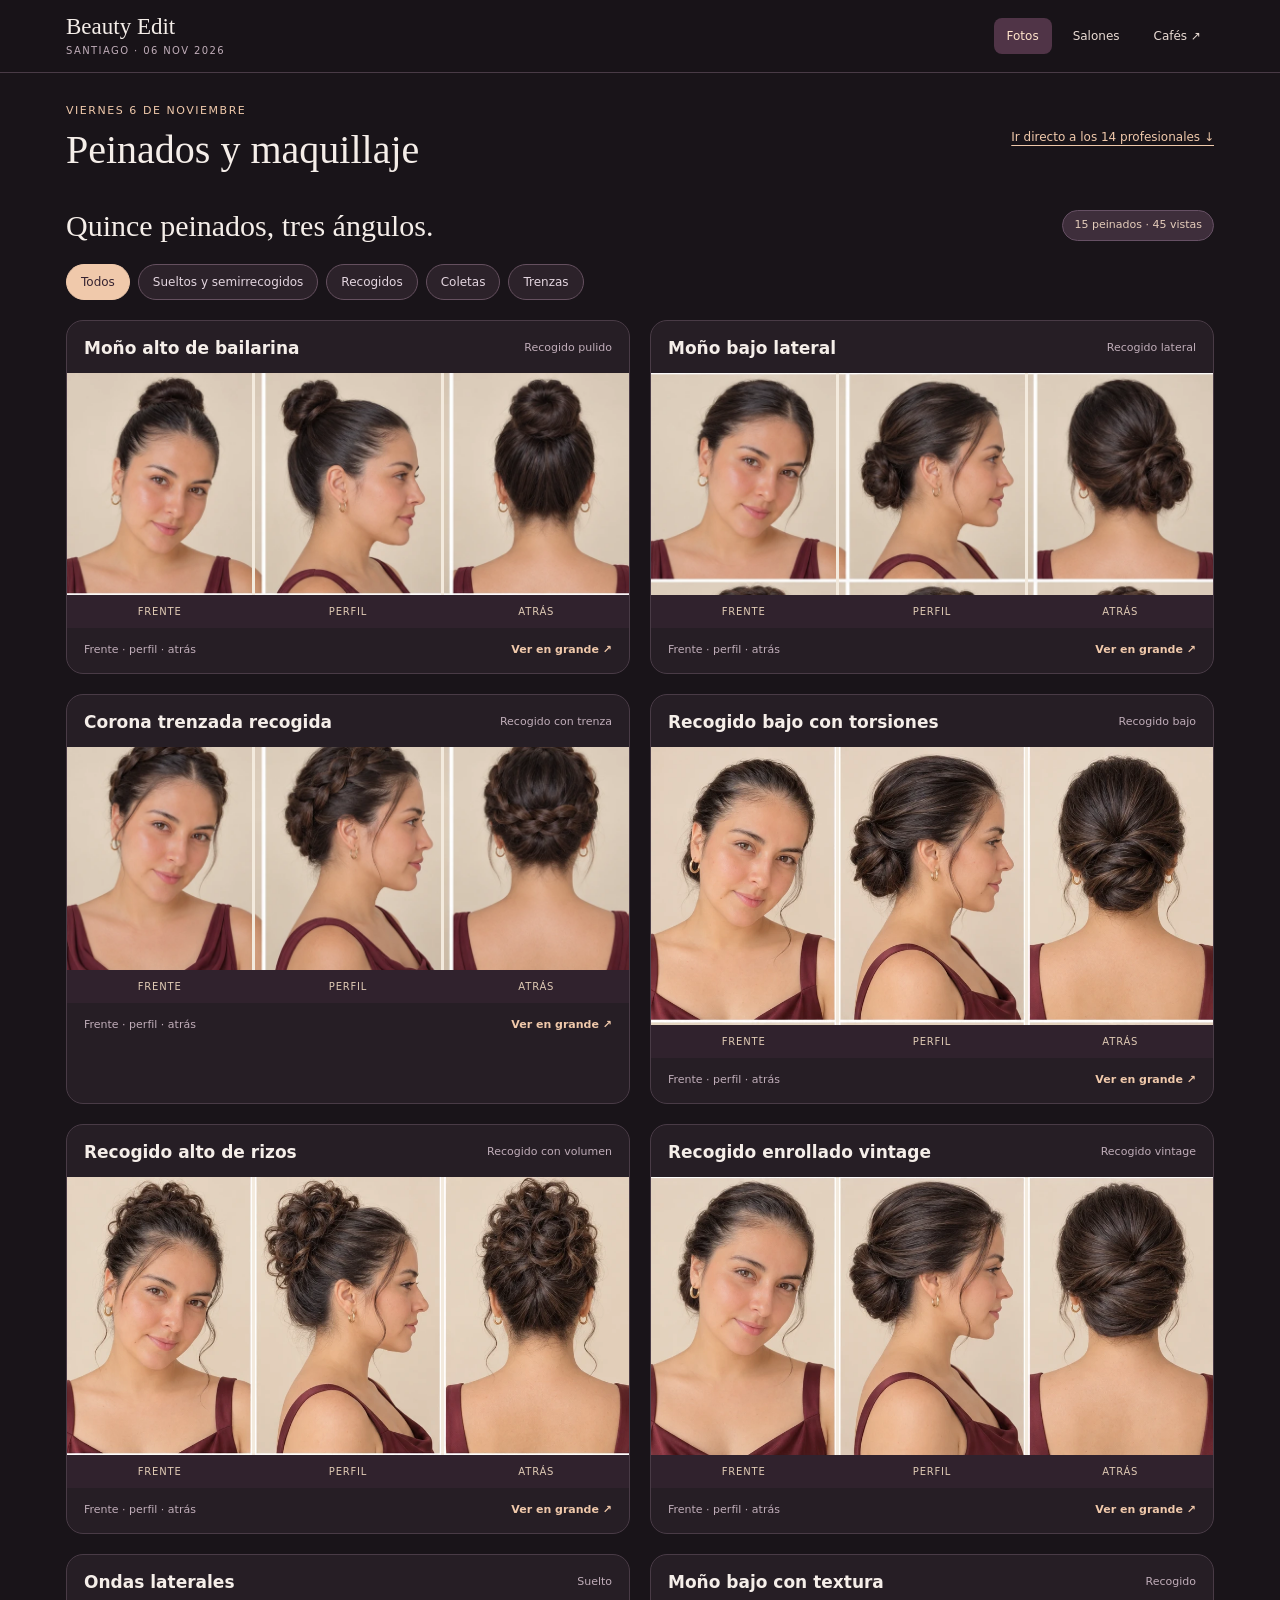
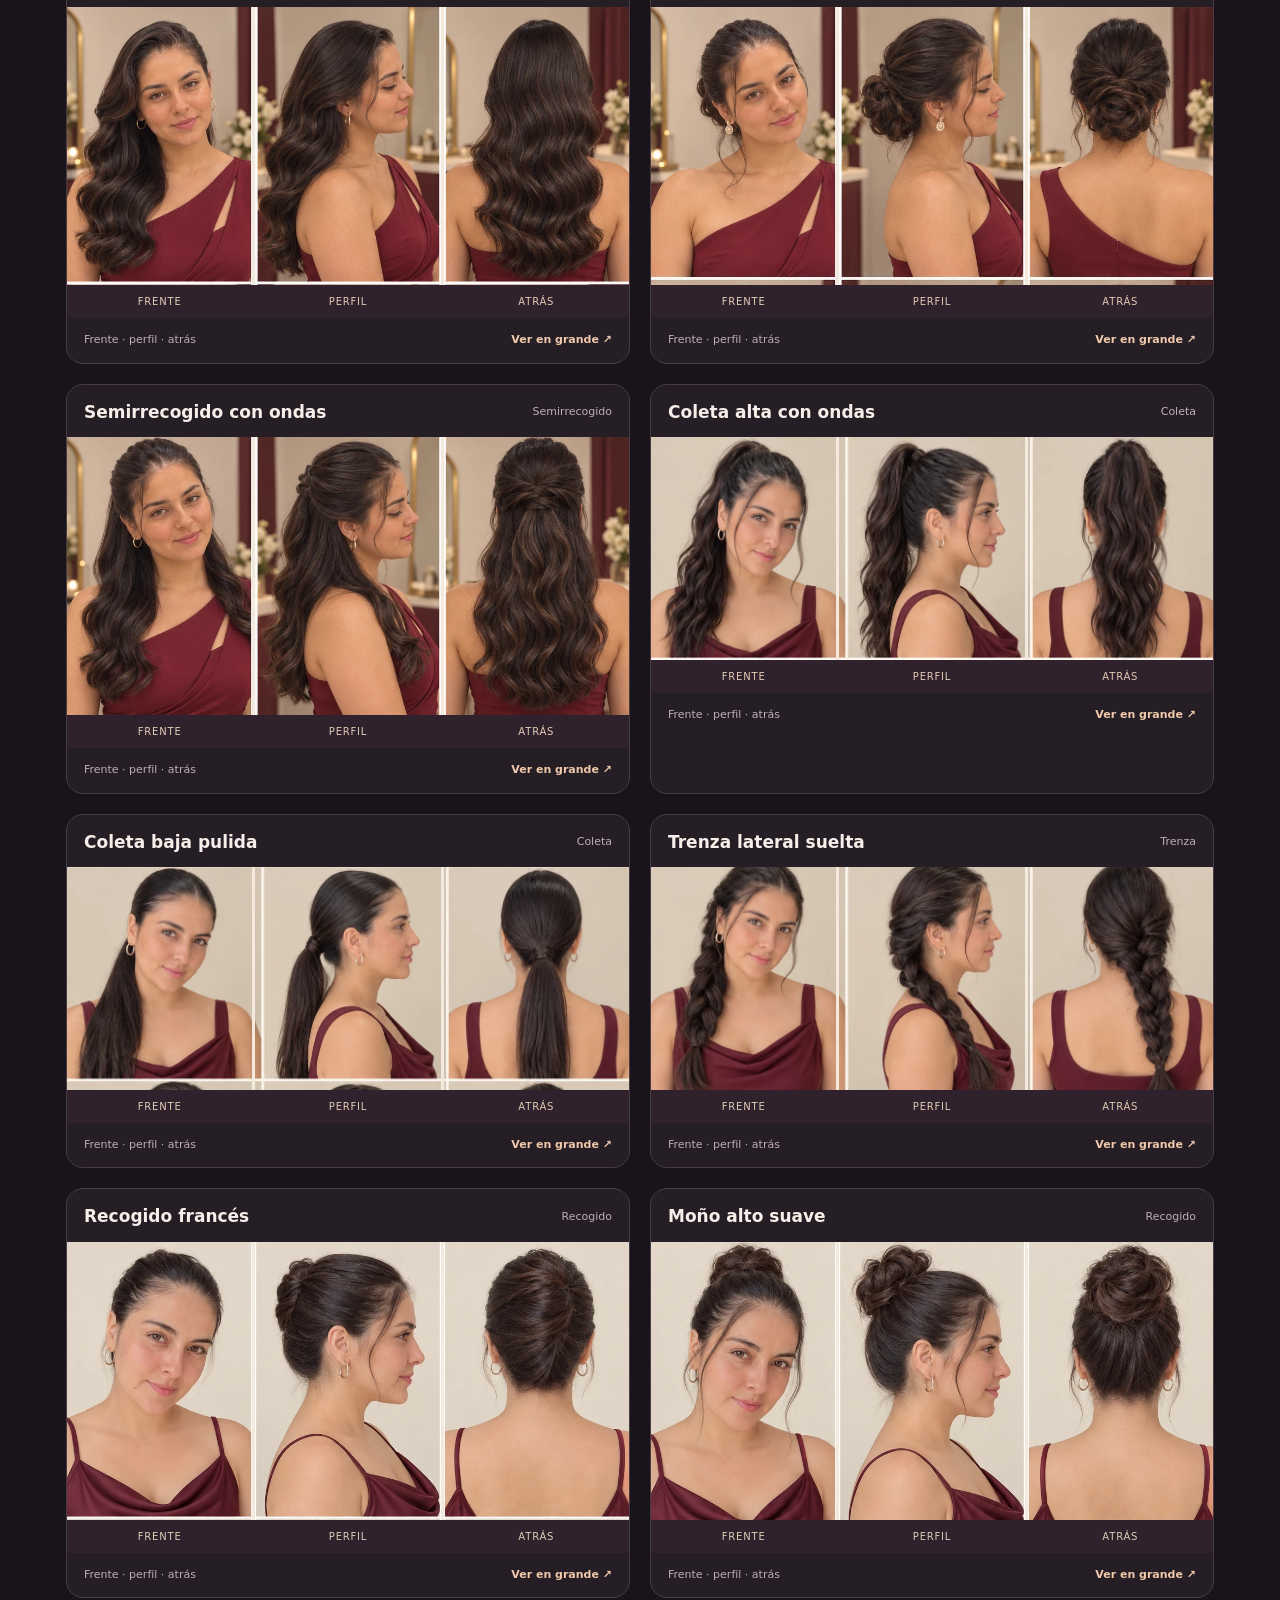
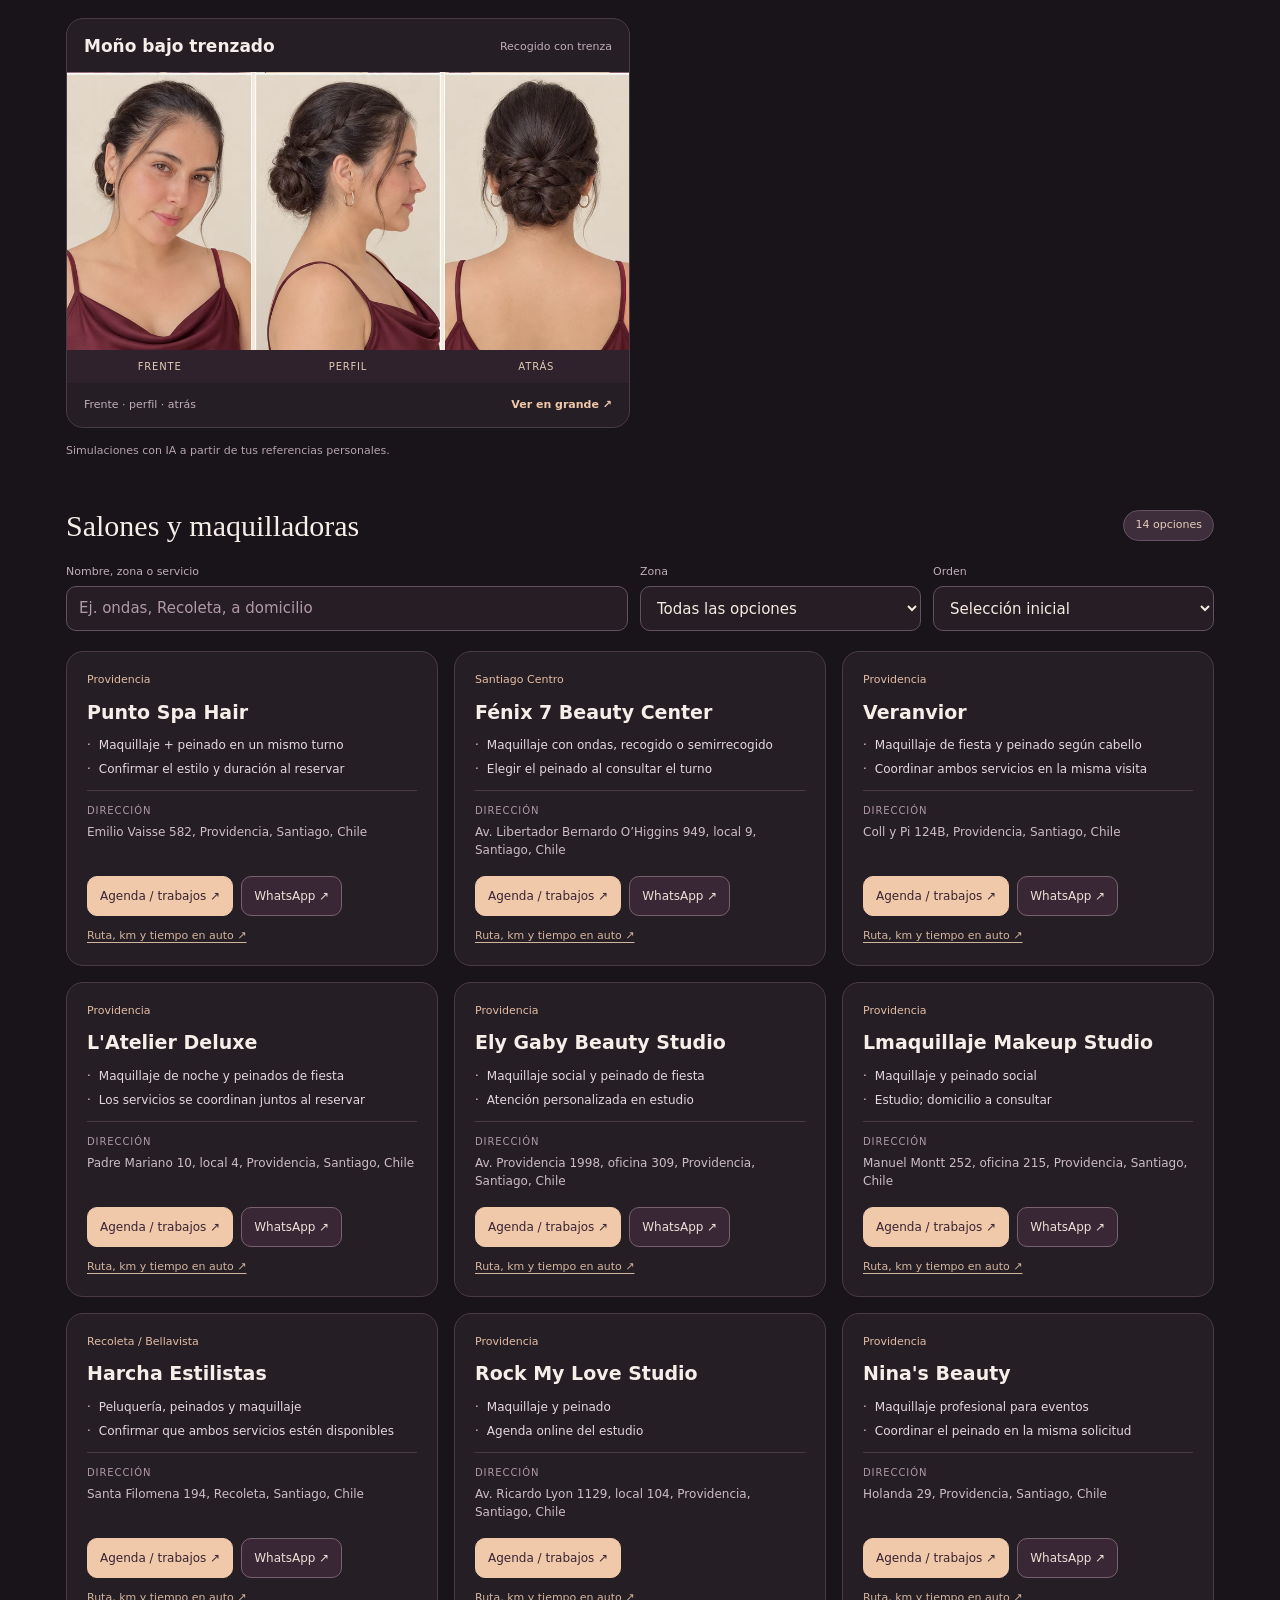
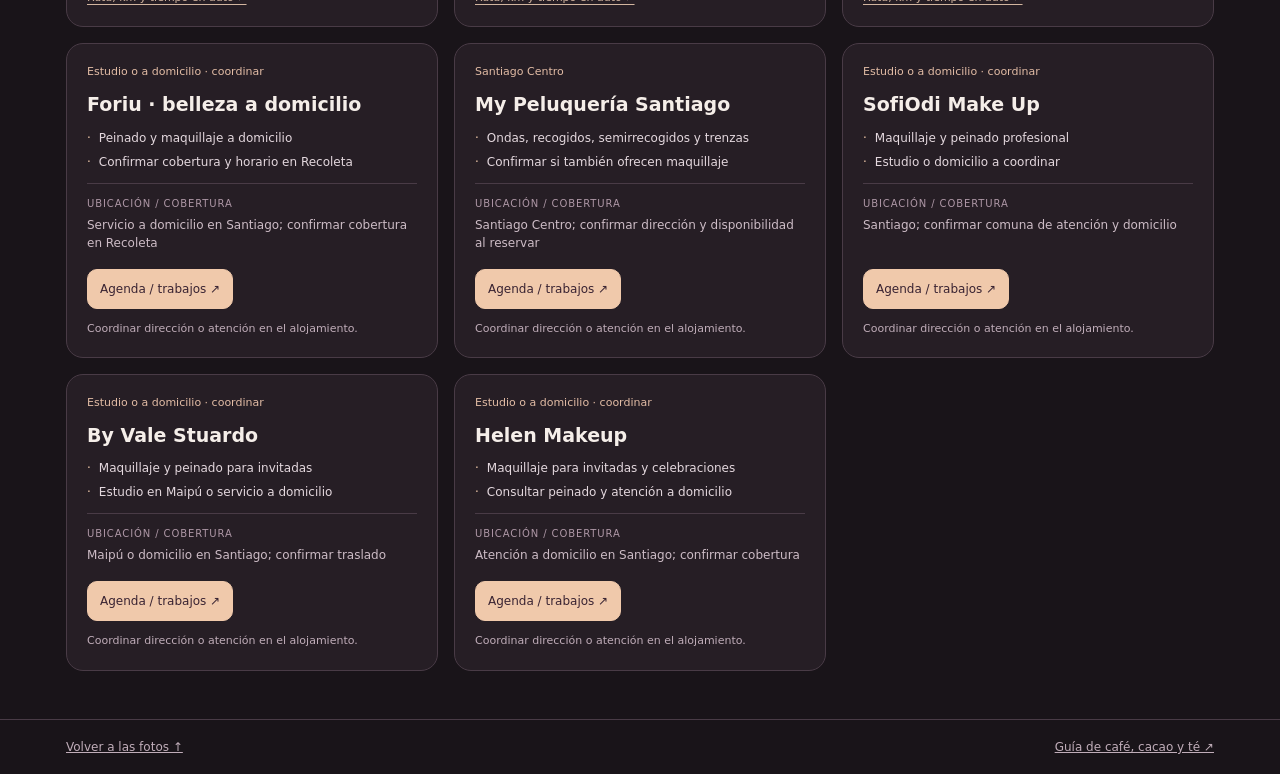
<file: guia_belleza_santiago_06_noviembre.html>
<!doctype html>
<html lang="es">
<head>
<meta charset="utf-8">
<meta name="viewport" content="width=device-width,initial-scale=1">
<meta name="theme-color" content="#191419">
<meta name="description" content="Quince peinados, incluidos diez recogidos, con vistas de frente, perfil y atrás. Maquillaje y peluquería en Santiago para el viernes 6 de noviembre de 2026.">
<title>Peinados y salones · Santiago · 6 de noviembre</title>
<link rel="stylesheet" href="assets/beauty.css?v=2">
</head>
<body>
<header class="site-header"><div class="container header-row"><a class="brand" href="#salones">Beauty Edit<small>SANTIAGO · 06 NOV 2026</small></a><nav class="site-nav" aria-label="Navegación"><a href="#peinados">Fotos</a><a href="#profesionales">Salones</a><a href="index.html">Cafés ↗</a></nav></div></header>
<main id="salones">
<div class="container page-intro"><div><p class="date">Viernes 6 de noviembre</p><h1>Peinados y maquillaje</h1></div><a class="small-link" href="#profesionales">Ir directo a los 14 profesionales ↓</a></div>
<section class="container photo-section" id="peinados" aria-labelledby="photosHeading">
<div class="section-heading"><div><h2 id="photosHeading">Quince peinados, tres ángulos.</h2></div><span class="badge" id="photoCount">45 vistas</span></div>
<div class="photo-filters" role="group" aria-label="Filtrar peinados"><button class="chip" data-hair-filter="all" aria-pressed="true">Todos</button><button class="chip" data-hair-filter="suelto" aria-pressed="false">Sueltos y semirrecogidos</button><button class="chip" data-hair-filter="recogido" aria-pressed="false">Recogidos</button><button class="chip" data-hair-filter="coleta" aria-pressed="false">Coletas</button><button class="chip" data-hair-filter="trenza" aria-pressed="false">Trenzas</button></div>
<div class="hair-grid" id="hairGrid"></div>
<p class="image-note">Simulaciones con IA a partir de tus referencias personales.</p>
</section>
<section class="container salon-section" id="profesionales" aria-labelledby="salonsHeading">
<div class="section-heading"><div><h2 id="salonsHeading">Salones y maquilladoras</h2></div><span class="badge" id="salonCounter">14 opciones</span></div>
<div class="salon-tools">
<div class="field"><label for="searchSalon">Nombre, zona o servicio</label><input id="searchSalon" type="search" placeholder="Ej. ondas, Recoleta, a domicilio"></div>
<div class="field"><label for="district">Zona</label><select id="district"><option value="all">Todas las opciones</option><option value="recoleta">Recoleta</option><option value="centro">Santiago Centro</option><option value="providencia">Providencia</option><option value="domicilio">A domicilio / coordinar</option></select></div>
<div class="field"><label for="sortBy">Orden</label><select id="sortBy"><option value="recommended">Selección inicial</option><option value="alpha">Nombre A–Z</option></select></div>
</div>
<div id="salonGrid" class="salon-grid" aria-live="polite"></div>
</section>
</main>
<div class="page-end"><div class="container"><a href="#peinados">Volver a las fotos ↑</a><a href="index.html">Guía de café, cacao y té ↗</a></div></div>
<dialog class="photo-dialog" id="hairDialog" aria-labelledby="hairDialogTitle"><div class="dialog-bar"><h2 id="hairDialogTitle"></h2><button id="closeHairDialog" aria-label="Cerrar fotos">Cerrar ×</button></div><div id="hairDialogViews"></div><div class="dialog-footer"><button id="previousHair">← Anterior</button><a id="hairSheetLink" target="_blank" rel="noopener">Abrir lámina completa ↗</a><button id="nextHair">Siguiente →</button></div></dialog>
<script id="salon-data" type="application/json">[
  {
    "id": "punto",
    "name": "Punto Spa Hair",
    "zone": "providencia",
    "address": "Emilio Vaisse 582, Providencia, Santiago, Chile",
    "booking": "https://agendapro.com/site/cl/puntospahair/391676",
    "phone": "56972111342",
    "services": [
      "Maquillaje + peinado en un mismo turno",
      "Confirmar el estilo y duración al reservar"
    ]
  },
  {
    "id": "fenix",
    "name": "Fénix 7 Beauty Center",
    "zone": "centro",
    "address": "Av. Libertador Bernardo O’Higgins 949, local 9, Santiago, Chile",
    "booking": "https://agendapro.com/site/cl/beautycenterfenix7/384033",
    "phone": "56957777773",
    "services": [
      "Maquillaje con ondas, recogido o semirrecogido",
      "Elegir el peinado al consultar el turno"
    ]
  },
  {
    "id": "veranvior",
    "name": "Veranvior",
    "zone": "providencia",
    "address": "Coll y Pi 124B, Providencia, Santiago, Chile",
    "booking": "https://agendapro.com/site/cl/veranvior/2680",
    "phone": "56952000003",
    "services": [
      "Maquillaje de fiesta y peinado según cabello",
      "Coordinar ambos servicios en la misma visita"
    ]
  },
  {
    "id": "latelier",
    "name": "L'Atelier Deluxe",
    "zone": "providencia",
    "address": "Padre Mariano 10, local 4, Providencia, Santiago, Chile",
    "booking": "https://agendapro.com/site/cl/latelierdeluxepeluqueria/452887",
    "phone": "56954167235",
    "services": [
      "Maquillaje de noche y peinados de fiesta",
      "Los servicios se coordinan juntos al reservar"
    ]
  },
  {
    "id": "ely",
    "name": "Ely Gaby Beauty Studio",
    "zone": "providencia",
    "address": "Av. Providencia 1998, oficina 309, Providencia, Santiago, Chile",
    "booking": "https://www.fresha.com/es/book-now/ely-gaby-beauty-studio-iqgmdr6t/all-offer?share&pId=127288",
    "phone": "56966822984",
    "services": [
      "Maquillaje social y peinado de fiesta",
      "Atención personalizada en estudio"
    ]
  },
  {
    "id": "lma",
    "name": "Lmaquillaje Makeup Studio",
    "zone": "providencia",
    "address": "Manuel Montt 252, oficina 215, Providencia, Santiago, Chile",
    "booking": "https://agendapro.com/site/cl/lmaquillaje/82766",
    "phone": "56932906801",
    "services": [
      "Maquillaje y peinado social",
      "Estudio; domicilio a consultar"
    ]
  },
  {
    "id": "harcha",
    "name": "Harcha Estilistas",
    "zone": "recoleta",
    "address": "Santa Filomena 194, Recoleta, Santiago, Chile",
    "booking": "https://www.2x3.cl/profesional/harcha-estilistas",
    "phone": "56956470192",
    "services": [
      "Peluquería, peinados y maquillaje",
      "Confirmar que ambos servicios estén disponibles"
    ]
  },
  {
    "id": "rockmylove",
    "name": "Rock My Love Studio",
    "zone": "providencia",
    "address": "Av. Ricardo Lyon 1129, local 104, Providencia, Santiago, Chile",
    "booking": "https://rockmylove.cl/",
    "phone": "",
    "services": [
      "Maquillaje y peinado",
      "Agenda online del estudio"
    ]
  },
  {
    "id": "ninas",
    "name": "Nina's Beauty",
    "zone": "providencia",
    "address": "Holanda 29, Providencia, Santiago, Chile",
    "booking": "https://ninasbeauty.cl/maquillaje-profesional.html",
    "phone": "56990447777",
    "services": [
      "Maquillaje profesional para eventos",
      "Coordinar el peinado en la misma solicitud"
    ]
  },
  {
    "id": "foriu",
    "name": "Foriu · belleza a domicilio",
    "zone": "domicilio",
    "address": "Servicio a domicilio en Santiago; confirmar cobertura en Recoleta",
    "booking": "https://foriu.com/cl/",
    "phone": "",
    "services": [
      "Peinado y maquillaje a domicilio",
      "Confirmar cobertura y horario en Recoleta"
    ]
  },
  {
    "id": "mypeluqueria",
    "name": "My Peluquería Santiago",
    "zone": "centro",
    "address": "Santiago Centro; confirmar dirección y disponibilidad al reservar",
    "booking": "https://mypeluqueriastgo.cl/peinados/",
    "phone": "",
    "services": [
      "Ondas, recogidos, semirrecogidos y trenzas",
      "Confirmar si también ofrecen maquillaje"
    ]
  },
  {
    "id": "sofiodi",
    "name": "SofiOdi Make Up",
    "zone": "domicilio",
    "address": "Santiago; confirmar comuna de atención y domicilio",
    "booking": "https://sofiodi.com/",
    "phone": "",
    "services": [
      "Maquillaje y peinado profesional",
      "Estudio o domicilio a coordinar"
    ]
  },
  {
    "id": "byvale",
    "name": "By Vale Stuardo",
    "zone": "domicilio",
    "address": "Maipú o domicilio en Santiago; confirmar traslado",
    "booking": "https://byvalestuardo.cl/novias",
    "phone": "",
    "services": [
      "Maquillaje y peinado para invitadas",
      "Estudio en Maipú o servicio a domicilio"
    ]
  },
  {
    "id": "helen",
    "name": "Helen Makeup",
    "zone": "domicilio",
    "address": "Atención a domicilio en Santiago; confirmar cobertura",
    "booking": "https://helenmakeup.com/home",
    "phone": "",
    "services": [
      "Maquillaje para invitadas y celebraciones",
      "Consultar peinado y atención a domicilio"
    ]
  }
]</script>
<script src="assets/beauty.js?v=recogidos-2"></script>
</body>
</html>
</file>
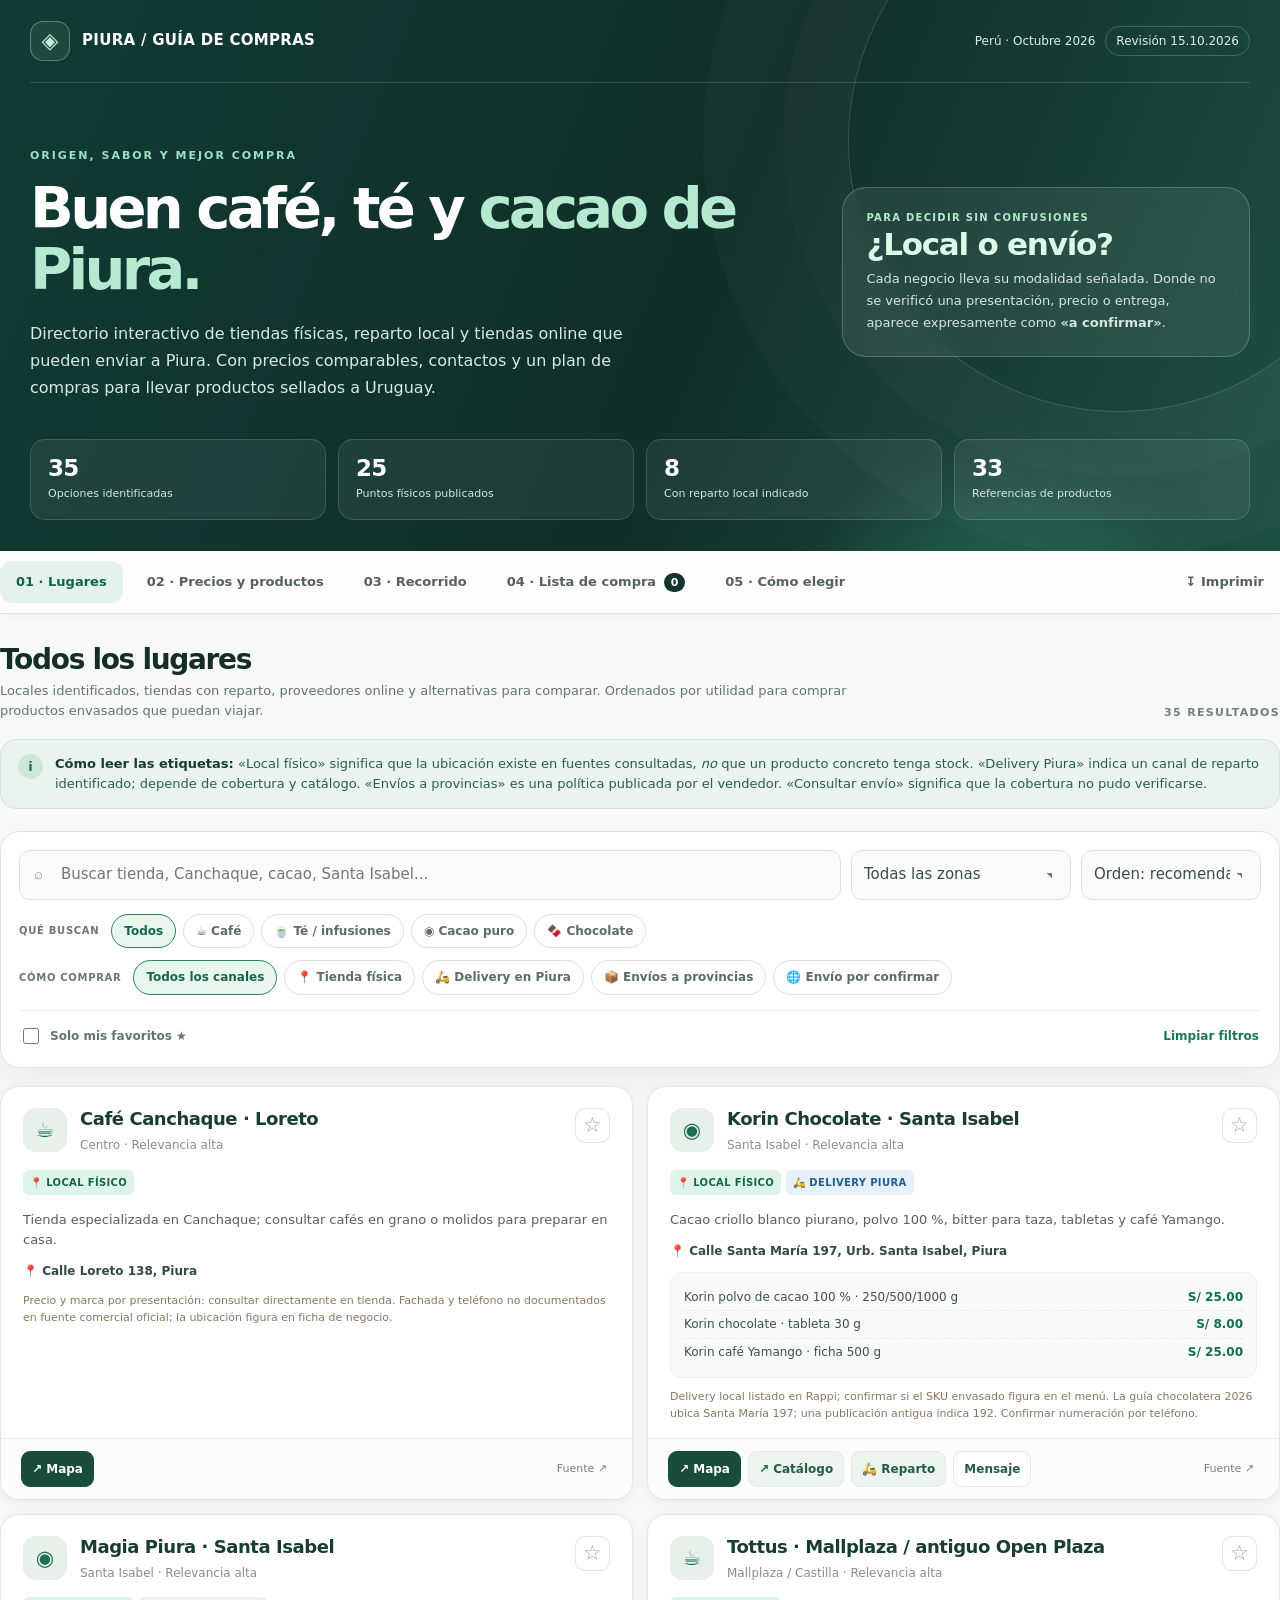
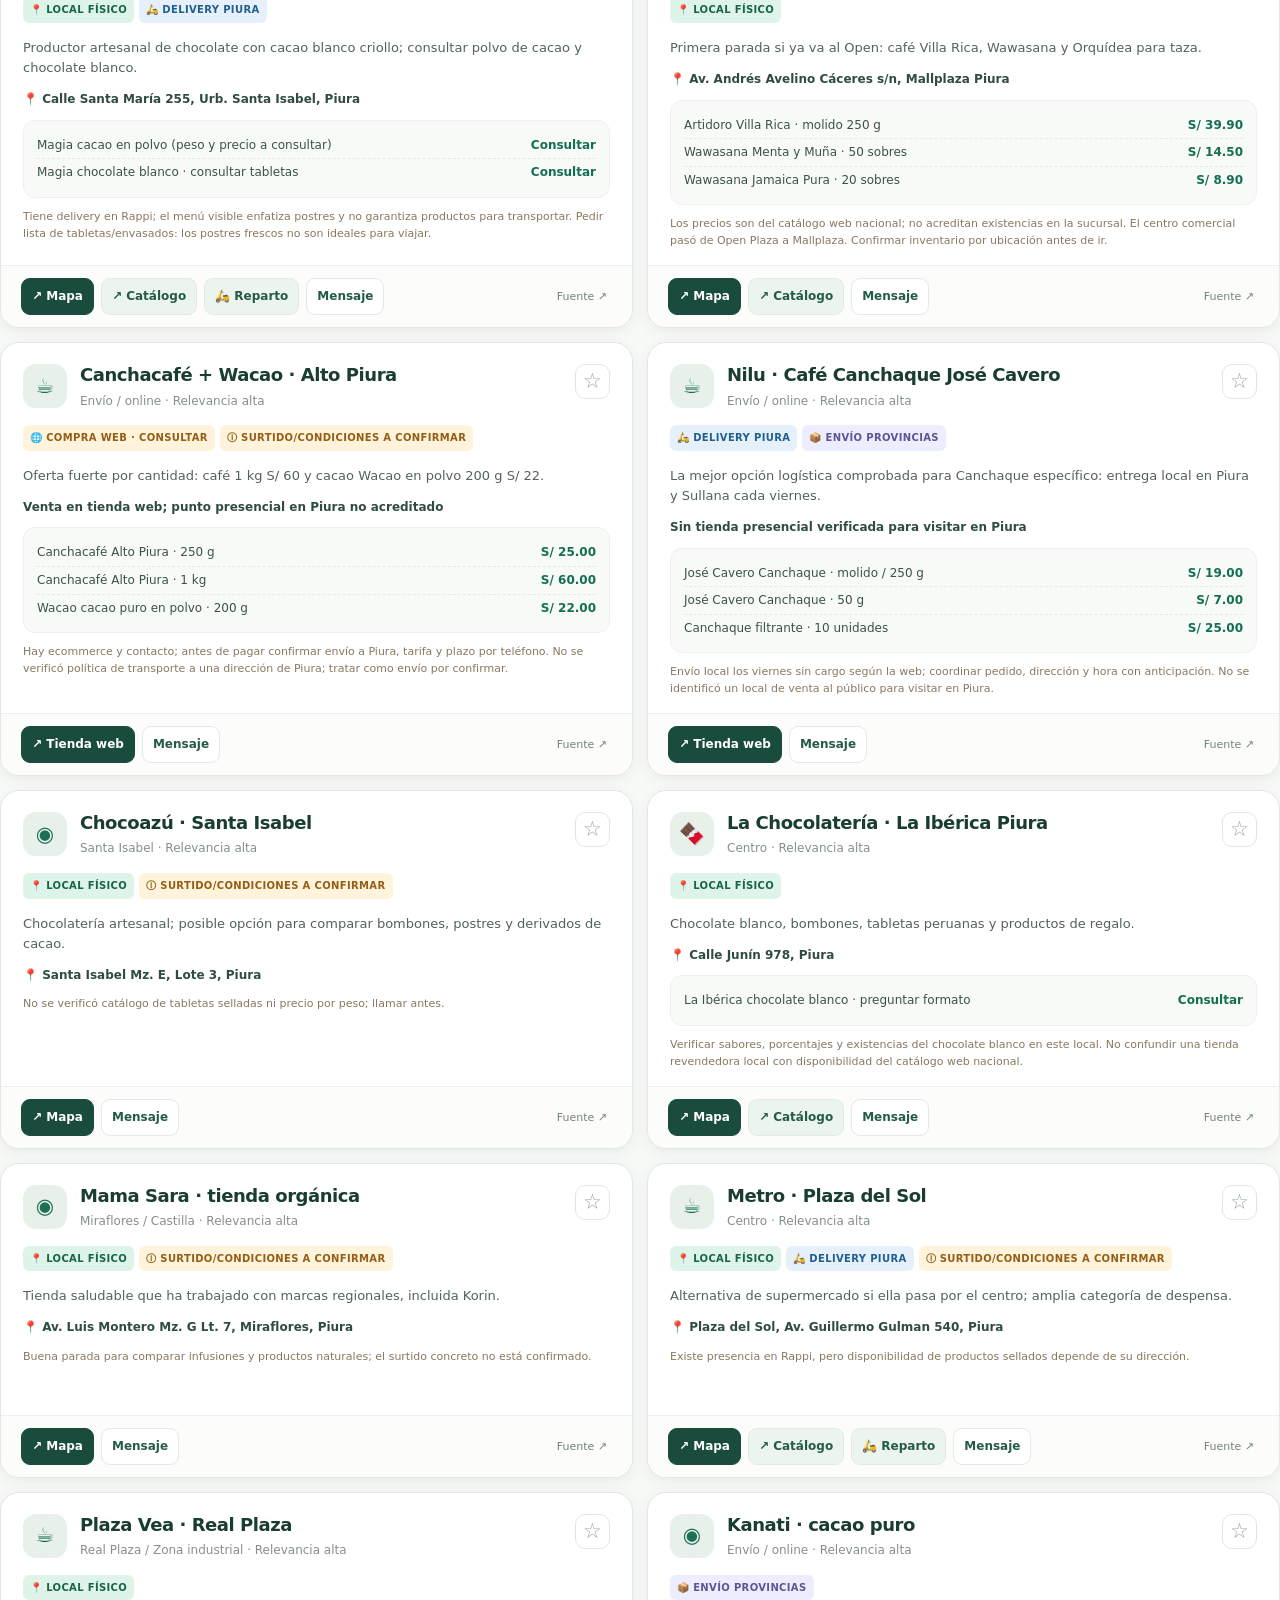
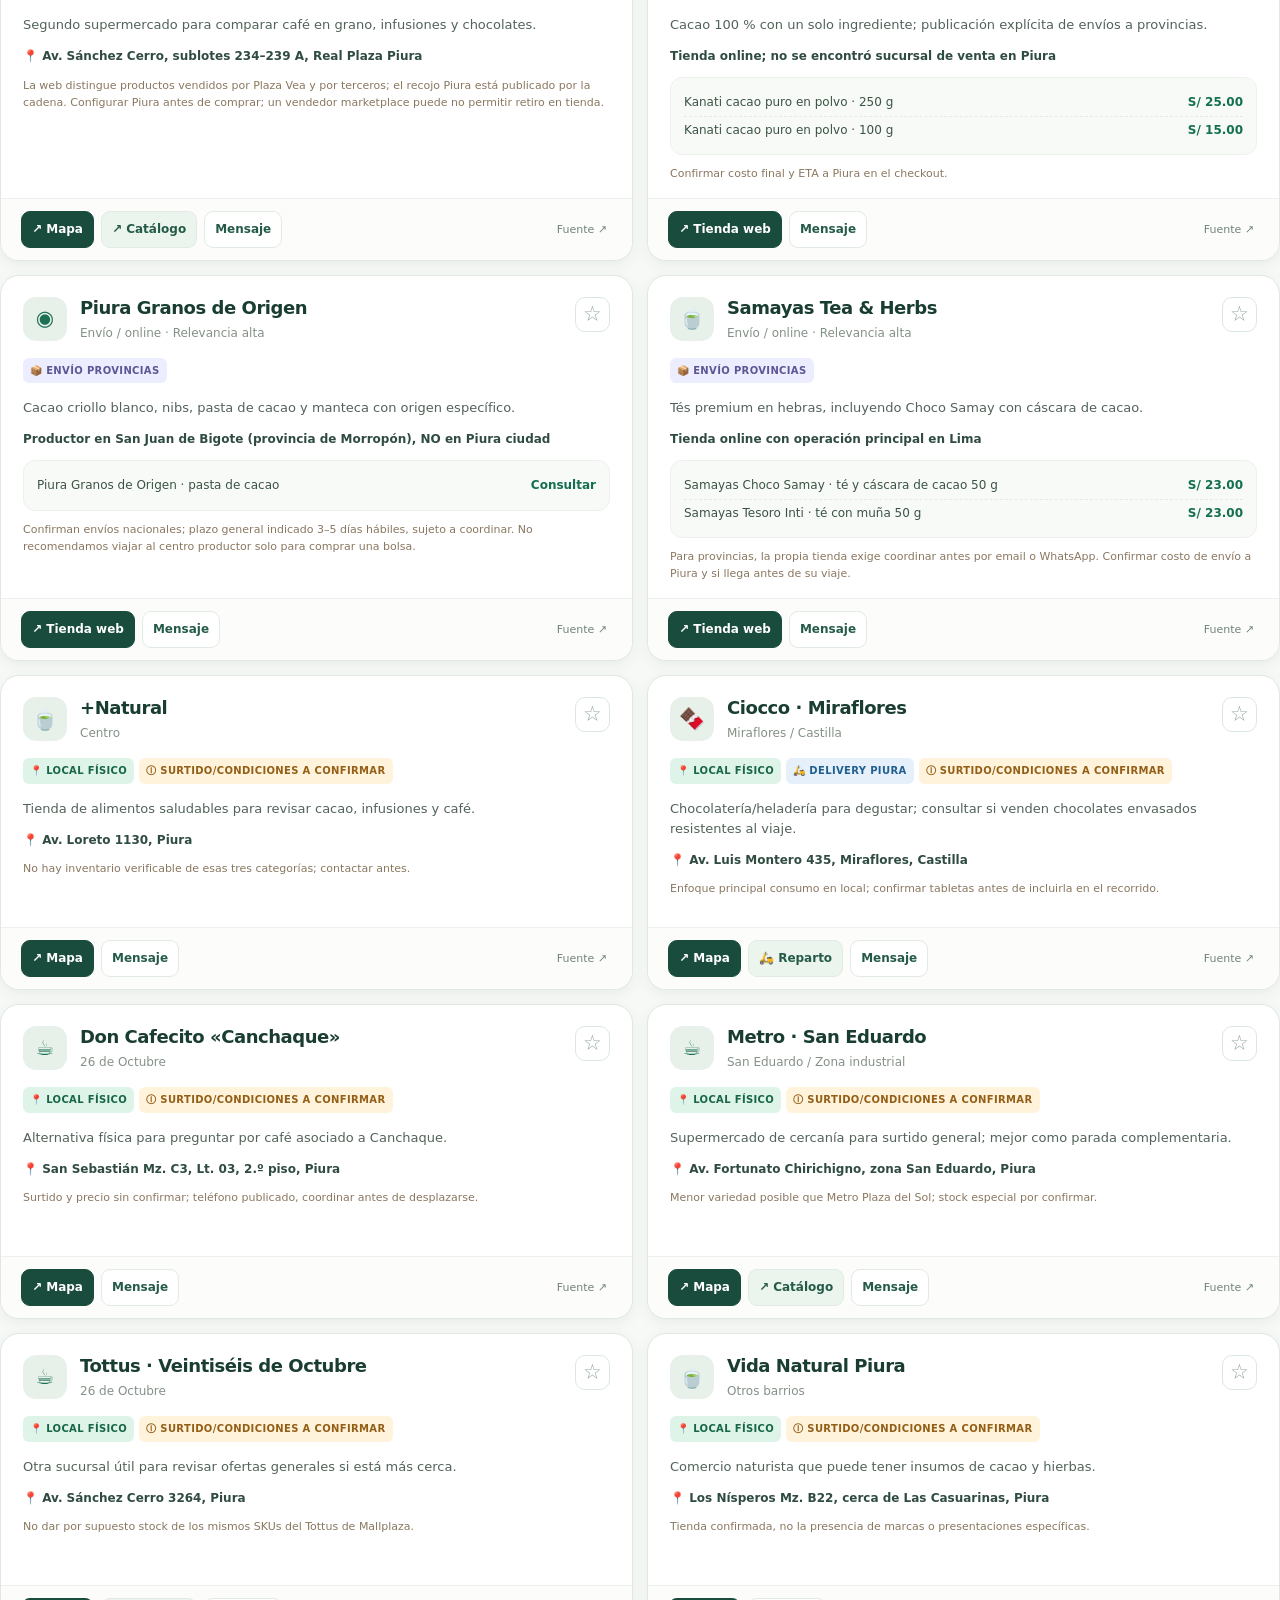
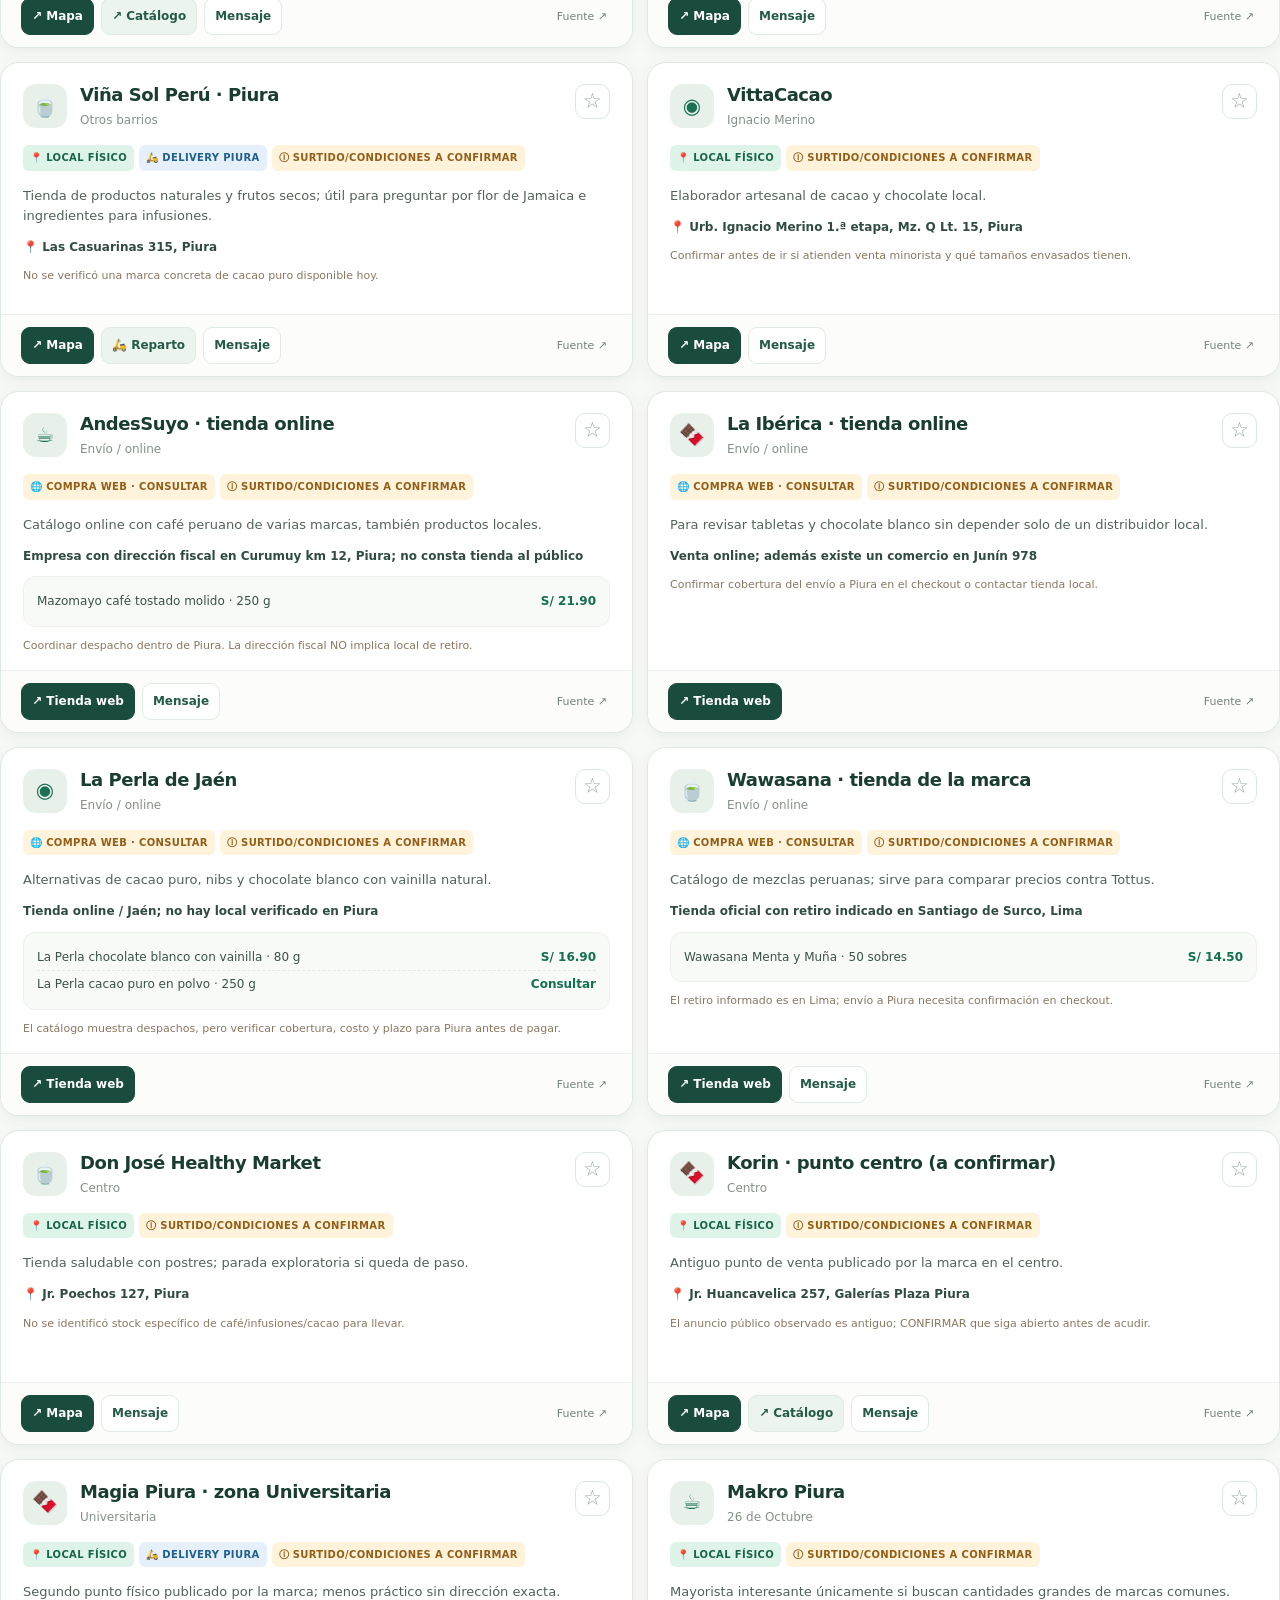
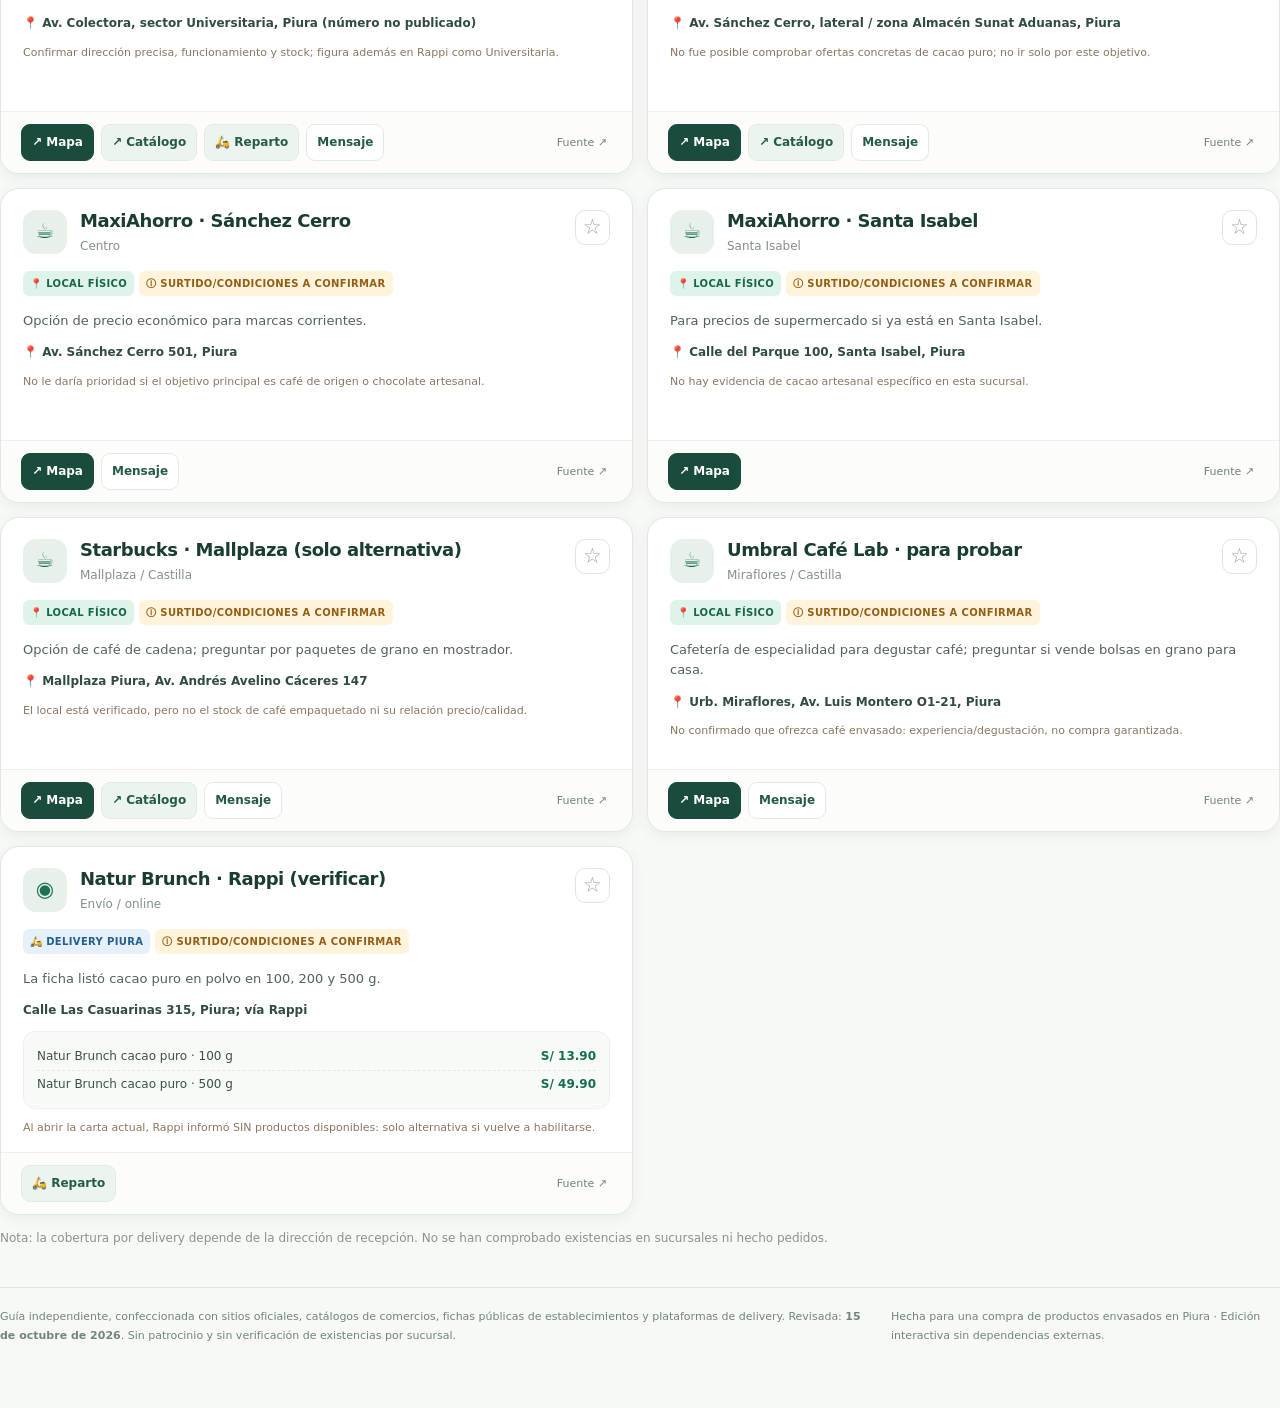
<file: guia_compras_piura_2026.html>
<!doctype html>
<html lang="es">
<head>
<meta charset="utf-8">
<meta name="viewport" content="width=device-width,initial-scale=1,viewport-fit=cover">
<meta name="color-scheme" content="light">
<meta name="description" content="Guía interactiva para comprar café, té, cacao puro y chocolate en tiendas físicas de Piura o con envíos a Piura. Fuentes, precios, comparador y lista de compra.">
<title>Piura · Guía de café, té, cacao y chocolate</title>
<style>
:root{--ink:#152c2a;--forest:#12342f;--forest2:#0e2825;--green:#207f68;--mint:#ddf5e8;--tan:#fbf8f2;--sand:#eee6d7;--copper:#b96b42;--text:#213230;--muted:#63746f;--line:#dde5df;--card:#fff;--amber:#fff1d7;--amberText:#805513;--purple:#f1eaff;--purpleText:#65519e;--blue:#e6f0fa;--blueText:#27618c;--red:#e15a4d;--radius:19px;--shadow:0 12px 30px rgba(16,54,43,.06)}
*{box-sizing:border-box}html{scroll-behavior:smooth}body{margin:0;background:#f7f9f6;color:var(--text);font:15px/1.55 system-ui,-apple-system,"Segoe UI",Roboto,"Helvetica Neue",Arial,sans-serif}a{color:inherit;text-decoration:none}a:hover{text-decoration:none}button,select,input{font:inherit}button{cursor:pointer}button:focus-visible,a:focus-visible,input:focus-visible,select:focus-visible{outline:3px solid #86cabc;outline-offset:2px}.shell{max-width:1430px;margin:0 auto;padding:0 30px}.mast{background:linear-gradient(112deg,#103b34 0%,#112e2a 55%,#1d5044 100%);color:#fff;position:relative;overflow:hidden}.mast::before{content:"";position:absolute;right:-110px;top:-130px;width:540px;height:540px;border:1px solid rgba(241,245,232,.18);border-radius:50%;box-shadow:0 0 0 65px rgba(255,255,255,.016),0 0 0 145px rgba(255,255,255,.02)}.mast::after{content:"";position:absolute;width:360px;height:360px;border-radius:50%;right:8%;bottom:-300px;background:#4ec3a730;filter:blur(40px)}.topbar{display:flex;align-items:center;justify-content:space-between;padding:21px 0;border-bottom:1px solid #ffffff24;position:relative;z-index:1}.logo{display:flex;align-items:center;gap:12px;font-weight:800;font-size:15px;letter-spacing:.02em}.mark{display:grid;place-items:center;width:40px;height:40px;border:1px solid #d6f0dc55;border-radius:13px;color:#c1eed7;background:#a5d8bf19;font-size:22px}.topmeta{font-size:12px;display:flex;align-items:center;gap:10px;color:#dcefe6}.update{border:1px solid #ffffff32;border-radius:99px;padding:5px 10px}.hero{position:relative;z-index:1;padding:60px 0 38px;display:grid;grid-template-columns:1.52fr .8fr;gap:38px;align-items:end}.eyebrow{display:inline-block;font-weight:800;letter-spacing:.18em;text-transform:uppercase;font-size:11px;color:#9be0c4;margin:0 0 15px}.hero h1{font-size:clamp(38px,4.5vw,70px);line-height:1.055;letter-spacing:-.065em;max-width:770px;margin:0 0 19px;font-weight:780}.hero h1 span{color:#b5ead1}.hero p{max-width:650px;color:#d7eae3;font-size:16px;line-height:1.7;margin:0}.hero-side{align-self:center;position:relative;z-index:1}.hero-note{background:#ffffff13;border:1px solid #ffffff36;border-radius:24px;padding:22px 23px;backdrop-filter:blur(10px)}.hero-note .big{font-size:31px;font-weight:750;line-height:1;letter-spacing:-.04em;margin:3px 0 8px;color:#ddfae9}.hero-note p{font-size:13px;color:#d5e6df;margin:0}.hero-note .tagline{letter-spacing:.13em;font-size:10px;text-transform:uppercase;font-weight:750;color:#b3eacb}.stats{display:grid;grid-template-columns:repeat(4,1fr);gap:12px;padding:0 0 31px;position:relative;z-index:1}.stat{border:1px solid #ffffff26;background:#ffffff10;border-radius:15px;padding:15px 17px}.stat strong{font-size:23px;display:block;line-height:1.13;letter-spacing:-.035em}.stat small{font-size:11px;color:#d3e8df}.nav-wrap{position:sticky;top:0;z-index:30;background:#fffdfbf0;backdrop-filter:blur(18px);border-bottom:1px solid var(--line);box-shadow:0 2px 9px #142d2208}.nav{display:flex;align-items:center;gap:8px;padding:10px 0;overflow-x:auto;scrollbar-width:none}.nav::-webkit-scrollbar{display:none}.nav button{border:0;background:transparent;color:#53635b;border-radius:12px;font-weight:700;font-size:13px;padding:11px 16px;white-space:nowrap}.nav button.selected{background:#e3f3eb;color:#126249}.nav .navend{margin-left:auto;display:flex;gap:8px;align-items:center}.pillqty{font-size:11px;border-radius:99px;padding:3px 7px;background:var(--forest);color:#fff;margin-left:3px}.page{padding:30px 0 62px}.section-head{display:flex;align-items:end;justify-content:space-between;gap:15px;margin:0 0 18px}.section-head h2{font-size:28px;line-height:1.12;letter-spacing:-.047em;margin:0 0 5px;color:var(--ink)}.section-head p{font-size:13px;color:var(--muted);margin:0;max-width:850px}.info-bar{background:#eaf3ed;border:1px solid #d1e7da;display:flex;align-items:flex-start;gap:12px;border-radius:16px;padding:14px 17px;color:#2a5e4b;margin-bottom:22px;font-size:13px}.info-bar strong{color:#163d30}.icon-dot{border-radius:99px;background:#cde8d7;flex:0 0 auto;display:grid;place-items:center;width:25px;height:25px;font-weight:800;color:#20664c}.filters{background:#fff;border:1px solid var(--line);padding:18px;border-radius:20px;margin-bottom:18px;box-shadow:var(--shadow)}.filter-row{display:flex;align-items:center;gap:12px;flex-wrap:wrap}.filters-top{display:grid;grid-template-columns:minmax(250px,1fr) minmax(170px,220px) minmax(150px,180px);gap:10px;margin-bottom:14px}.search-wrap{position:relative}.search-wrap span{position:absolute;left:15px;top:50%;transform:translateY(-50%);color:#889890}.field{border:1px solid #dbe5de;border-radius:11px;background:#fbfcfa;width:100%;padding:12px 14px;color:var(--ink);outline:none;min-height:44px}.search-wrap .field{padding-left:41px}.select{appearance:none;background:#fbfcfa linear-gradient(45deg,transparent 50%,#75877b 50%) right 18px top 50%/5px 5px no-repeat;border:1px solid #dbe5de;border-radius:11px;padding:12px 30px 12px 12px;min-height:44px;color:#375046;width:100%}.mini-label{font-weight:750;color:#6a7870;letter-spacing:.07em;text-transform:uppercase;font-size:10px;white-space:nowrap}.chips{display:flex;gap:7px;flex-wrap:wrap}.chip{border-radius:99px;border:1px solid #dae4dd;background:#fff;color:#5a6f63;padding:7px 12px;font-size:12px;font-weight:700;white-space:nowrap}.chip.on{border-color:#2d8268;background:#e8f6ee;color:#17654c}.chip:hover{background:#edf5ef}.filter-foot{margin-top:15px;padding-top:12px;border-top:1px solid #edf0ec;display:flex;justify-content:space-between;align-items:center;gap:10px;font-size:12px;color:var(--muted)}.check-label{display:inline-flex;align-items:center;gap:8px;cursor:pointer;font-weight:600}.check-label input{accent-color:#167254;width:16px;height:16px}.tiny-button{border:0;background:transparent;color:#1c765b;font-weight:760;font-size:12px;padding:4px 2px}.store-grid{display:grid;grid-template-columns:repeat(2,minmax(0,1fr));gap:14px}.store-card{display:flex;flex-direction:column;background:var(--card);border:1px solid #dfe8e2;border-radius:var(--radius);box-shadow:0 4px 14px #163e2310;overflow:hidden;min-height:315px}.store-card:hover{box-shadow:0 9px 28px #234f341b;transform:translateY(-1px);transition:.15s}.store-card .cardinner{padding:21px 22px 16px;flex:1}.store-top{display:flex;justify-content:space-between;align-items:start;gap:10px}.store-heading{display:flex;gap:13px;align-items:flex-start;min-width:0}.avatar{width:44px;height:44px;display:grid;place-items:center;flex:0 0 44px;border-radius:13px;background:#e7f1ea;color:#1d7055;font-size:21px}.store-heading h3{font-size:18px;line-height:1.25;margin:0;color:#1a3d32;letter-spacing:-.025em}.area{font-size:12px;color:#849187;margin-top:5px}.star{border:1px solid #dce8df;background:#fff;border-radius:10px;width:35px;height:35px;flex-shrink:0;color:#98aaa0;font-size:21px;display:grid;place-items:center;line-height:1}.star.on{color:#be7a27;border-color:#f0d8af;background:#fff6e5}.badges{display:flex;flex-wrap:wrap;gap:5px;margin:15px 0}.b{font-size:10px;letter-spacing:.035em;text-transform:uppercase;font-weight:820;border-radius:6px;padding:5px 7px;background:#eff4f0;color:#47634f}.b.local{background:#dff4e9;color:#176647}.b.envio{background:#ecedfe;color:#5e5595}.b.delivery{background:#e5f0fb;color:#215f8e}.b.check{background:#fff3db;color:#935e16}.description{font-size:13px;line-height:1.55;color:#526359;margin:0 0 11px}.addr{font-size:12px;color:#304c41;font-weight:680;margin-bottom:11px}.products-preview{background:#f8faf7;border:1px solid #edf1ec;border-radius:12px;padding:11px 13px;margin:10px 0}.products-preview .productline{display:flex;gap:8px;align-items:baseline;justify-content:space-between;font-size:12px;padding:4px 0;color:#3b5345}.products-preview .productline:not(:last-child){border-bottom:1px dashed #e4ebe5}.products-preview .productline span{min-width:0}.products-preview .productline b{color:#146f51;white-space:nowrap;font-variant-numeric:tabular-nums}.fine{font-size:11px;color:#8a7760;line-height:1.55;margin:10px 0 0}.card-bottom{display:flex;gap:7px;flex-wrap:wrap;align-items:center;background:#fcfdfb;border-top:1px solid #edf0ec;padding:12px 20px}.action{display:inline-flex;align-items:center;justify-content:center;gap:6px;white-space:nowrap;background:#ecf4ee;border:1px solid #e1eae4;color:#245b48;border-radius:9px;padding:8px 10px;font-size:12px;font-weight:760;min-height:35px}.action:hover{background:#def2e5}.action.primary{background:#194c3c;color:#fff;border-color:#194c3c}.action.primary:hover{background:#226d52}.action.ghost{background:#fff}.card-bottom .source{margin-left:auto;border:0;background:transparent;font-size:11px;color:#728379;padding:5px}.footer-note{font-size:12px;color:#8a938e;margin-top:14px}.empty{grid-column:1/-1;padding:60px;text-align:center;border:1px dashed #c7d6cb;border-radius:18px;color:#768980;background:#fff}.empty h3{color:#285a48;margin:0 0 6px}.subtle{color:var(--muted)}.overline{font-size:10px;text-transform:uppercase;letter-spacing:.12em;font-weight:800;color:#40846b}.featuregrid{display:grid;grid-template-columns:repeat(3,1fr);gap:14px;margin:15px 0 29px}.feature{padding:20px;background:#fff;border:1px solid var(--line);border-radius:18px}.feature.dark{background:#1b4b3c;color:white;border-color:#1b4b3c}.feature h3{font-size:15px;margin:8px 0;letter-spacing:-.025em}.feature p{font-size:12px;line-height:1.6;margin:0;color:#65756c}.feature.dark p{color:#d8ebe1}.feature .kicker{display:inline-block;padding:5px 8px;background:#e9f4eb;color:#2b6b50;border-radius:6px;font-size:10px;font-weight:800;text-transform:uppercase}.feature.dark .kicker{background:#ffffff24;color:#d4f8e6}.feature strong{font-weight:800}.grid2{display:grid;grid-template-columns:1fr 360px;gap:16px;align-items:start}.panel{border-radius:20px;border:1px solid var(--line);background:white;padding:22px;box-shadow:var(--shadow)}.panel h3{font-size:19px;letter-spacing:-.035em;margin:0 0 7px}.panel p{margin:0 0 12px;color:var(--muted);font-size:13px}.product-tablewrap{overflow-x:auto;border-radius:13px;border:1px solid #e3e9e3}.prodtable{width:100%;border-collapse:collapse;font-size:12px;min-width:800px}.prodtable thead{background:#eef5f0;color:#355b47;font-size:10px;text-transform:uppercase;letter-spacing:.055em}.prodtable th{text-align:left;padding:13px 12px;white-space:nowrap}.prodtable td{padding:12px;border-top:1px solid #ebf0ea;vertical-align:middle}.prodtable tr:hover td{background:#f8faf7}.prodtable td b{font-size:13px;color:#1e4536}.prodtable td small{display:block;color:#7d8e81;max-width:230px}.prodtable .money{text-align:right;white-space:nowrap;font-variant-numeric:tabular-nums;font-weight:750}.prodtable th.money{text-align:right}.price-input{width:85px;height:35px;border:1px solid #d5e2d8;border-radius:8px;padding:6px 8px;color:var(--ink);font-variant-numeric:tabular-nums}.prod-actions{display:flex;align-items:center;gap:6px}.padd{border:0;background:#e3f2e9;color:#186949;border-radius:8px;height:33px;padding:0 10px;font-weight:800}.plink{font-weight:750;color:#2a8065;font-size:12px}.tag-note{font-size:10px;color:#876b37;background:#fff5df;display:inline-flex;padding:3px 6px;border-radius:5px}.sidebox{border:1px solid #dce8df;border-radius:17px;background:#f8fbf8;padding:18px}.sidebox h3{margin:0 0 10px;font-size:16px}.sidebox p{font-size:12px;color:#6a8074;line-height:1.7}.sticky{position:sticky;top:87px}.basket-row{display:grid;grid-template-columns:1fr auto;gap:11px;padding:13px 0;border-top:1px solid #e8eee8}.basket-row .name{font-size:12px;font-weight:720;line-height:1.4}.basket-row .seller{font-size:11px;color:#82918a}.basket-row .controls{display:flex;gap:7px;align-items:center}.qtybtn{border:1px solid #d8e5db;background:#fff;border-radius:8px;width:27px;height:27px;display:grid;place-items:center;font-weight:800;color:#225b47}.basket-price{display:flex;gap:6px;align-items:center;margin-top:8px}.basket-price span{font-size:11px;color:#6e8176}.total{border-top:1px solid #d8e5dc;padding-top:18px;margin-top:15px;display:flex;justify-content:space-between;align-items:end;gap:8px}.total .big{font-size:28px;font-weight:820;letter-spacing:-.065em;color:#144e3a;line-height:1}.total .est{font-size:13px;color:#667a6b;text-align:right}.footer-actions{display:flex;flex-wrap:wrap;gap:7px;margin-top:14px}.routegrid{display:grid;grid-template-columns:repeat(3,1fr);gap:14px}.route{border:1px solid var(--line);border-radius:18px;background:#fff;padding:20px}.route h3{font-size:17px;margin:7px 0 9px;color:#1e4635}.route .steps{list-style:none;counter-reset:step;padding:0;margin:16px 0 20px}.steps li{display:flex;gap:12px;align-items:start;font-size:13px;line-height:1.5;margin-bottom:14px;color:#506157}.steps li::before{counter-increment:step;content:counter(step);color:#235f47;background:#ddf2e4;border-radius:100%;height:24px;width:24px;flex:0 0 24px;display:grid;place-items:center;font-size:11px;font-weight:900}.qa{display:grid;grid-template-columns:repeat(2,1fr);gap:14px;margin-top:20px}.qa>div{background:#fff;border:1px solid var(--line);border-radius:17px;padding:18px}.qa h3{font-size:15px;margin:0 0 7px;color:#254c3d}.qa p{font-size:12px;line-height:1.65;color:#64786b}.note-list{display:grid;gap:11px}.note-item{display:flex;gap:11px;padding:12px 0;border-bottom:1px solid #edf0eb;align-items:flex-start;font-size:13px}.note-item input{accent-color:var(--green);width:18px;height:18px;flex-shrink:0}.message{border:1px solid #dcebdc;border-radius:16px;padding:17px;background:#fff;white-space:pre-wrap;font-size:12px;line-height:1.75;color:#3b594b}.muted-footer{margin:40px 0 0;padding-top:20px;border-top:1px solid #dce7dd;font-size:11px;color:#72867a;line-height:1.7;display:flex;justify-content:space-between;gap:15px}.hidden{display:none!important}.toast{position:fixed;right:22px;bottom:23px;z-index:99;padding:13px 16px;border-radius:11px;background:#174737;color:#fff;font-size:12px;box-shadow:0 14px 28px #163e2d45;opacity:0;transform:translateY(10px);pointer-events:none;transition:.2s}.toast.show{opacity:1;transform:translateY(0)}.divider{height:1px;background:var(--line);margin:20px 0}.smallcaps{letter-spacing:.12em;font-size:11px;color:#738178;font-weight:750;text-transform:uppercase}
@media(max-width:1030px){.hero{grid-template-columns:1fr .7fr}.grid2{grid-template-columns:1fr}.sticky{position:static}.featuregrid{grid-template-columns:1fr 1fr}.routegrid{grid-template-columns:1fr 1fr}}@media(max-width:760px){.shell{padding:0 16px}.hero{padding:37px 0 23px;grid-template-columns:1fr;gap:24px}.hero h1{font-size:clamp(38px,9.3vw,56px)}.hero-side{display:none}.topmeta{font-size:10px}.stats{grid-template-columns:1fr 1fr}.stat{padding:12px}.page{padding-top:20px}.store-grid{grid-template-columns:1fr}.filters-top{grid-template-columns:1fr}.featuregrid,.routegrid,.qa{grid-template-columns:1fr}.section-head{align-items:start;flex-direction:column}.filters{padding:14px}.section-head h2{font-size:26px}.nav button{padding:10px 11px;font-size:12px}.store-card .cardinner{padding:18px}.card-bottom{padding:12px 17px}.info-bar{font-size:12px}.muted-footer{flex-direction:column}.panel{padding:17px}}@media print{.mast,.nav-wrap,.filters,.action,.source,.star,.toast,.footer-actions,.padd{display:none!important}.page{padding:0}.store-card{break-inside:avoid;box-shadow:none}.store-grid{grid-template-columns:1fr 1fr}.card-bottom{display:none}.featuregrid{grid-template-columns:repeat(3,1fr)}body{background:#fff;font-size:11px}.shell{padding:0 10px}.store-card{min-height:auto}.nav{display:none}}
</style>
</head>
<body>
<header class="mast">
 <div class="shell"><div class="topbar"><div class="logo"><span class="mark">◈</span><span>PIURA / GUÍA DE COMPRAS</span></div><div class="topmeta"><span>Perú · Octubre 2026</span><span class="update">Revisión 15.10.2026</span></div></div>
  <div class="hero"><div><span class="eyebrow">Origen, sabor y mejor compra</span><h1>Buen café, té y <span>cacao de Piura.</span></h1><p>Directorio interactivo de tiendas físicas, reparto local y tiendas online que pueden enviar a Piura. Con precios comparables, contactos y un plan de compras para llevar productos sellados a Uruguay.</p></div><aside class="hero-side"><div class="hero-note"><div class="tagline">Para decidir sin confusiones</div><div class="big">¿Local o envío?</div><p>Cada negocio lleva su modalidad señalada. Donde no se verificó una presentación, precio o entrega, aparece expresamente como <b>«a confirmar»</b>.</p></div></aside></div>
  <div class="stats"><div class="stat"><strong id="n-stores">—</strong><small>Opciones identificadas</small></div><div class="stat"><strong id="n-physical">—</strong><small>Puntos físicos publicados</small></div><div class="stat"><strong id="n-delivery">—</strong><small>Con reparto local indicado</small></div><div class="stat"><strong id="n-products">—</strong><small>Referencias de productos</small></div></div>
 </div>
</header>
<div class="nav-wrap"><nav class="shell nav" aria-label="Navegación de la guía"><button data-tab="lugares" class="selected">01 · Lugares</button><button data-tab="productos">02 · Precios y productos</button><button data-tab="recorrido">03 · Recorrido</button><button data-tab="plan">04 · Lista de compra <span id="basket-badge" class="pillqty">0</span></button><button data-tab="criterios">05 · Cómo elegir</button><div class="navend"><button id="print-btn" title="Imprimir o guardar en PDF">↧ Imprimir</button></div></nav></div>
<main class="shell page">
<section id="tab-lugares" class="tab-pane">
<div class="section-head"><div><h2>Todos los lugares</h2><p>Locales identificados, tiendas con reparto, proveedores online y alternativas para comparar. Ordenados por utilidad para comprar productos envasados que puedan viajar.</p></div><span class="smallcaps" id="result-count"></span></div>
<div class="info-bar"><span class="icon-dot">i</span><div><strong>Cómo leer las etiquetas:</strong> «Local físico» significa que la ubicación existe en fuentes consultadas, <em>no</em> que un producto concreto tenga stock. «Delivery Piura» indica un canal de reparto identificado; depende de cobertura y catálogo. «Envíos a provincias» es una política publicada por el vendedor. «Consultar envío» significa que la cobertura no pudo verificarse.</div></div>
<div class="filters"><div class="filters-top"><label class="search-wrap"><span>⌕</span><input class="field" id="store-search" type="search" placeholder="Buscar tienda, Canchaque, cacao, Santa Isabel..." autocomplete="off" aria-label="Buscar tiendas"></label><select class="select" id="store-area" aria-label="Filtrar por zona"><option value="all">Todas las zonas</option></select><select class="select" id="store-sort" aria-label="Ordenar tiendas"><option value="recommend">Orden: recomendación</option><option value="name">A–Z</option><option value="physical">Locales físicos primero</option><option value="delivery">Envíos primero</option></select></div><div class="filter-row" style="margin-bottom:12px"><span class="mini-label">Qué buscan</span><div class="chips" id="category-chips"></div></div><div class="filter-row"><span class="mini-label">Cómo comprar</span><div class="chips" id="channel-chips"></div></div><div class="filter-foot"><label class="check-label"><input type="checkbox" id="only-favorites">Solo mis favoritos ★</label><button class="tiny-button" id="clear-filters">Limpiar filtros</button></div></div>
<div id="store-grid" class="store-grid"></div><p class="footer-note">Nota: la cobertura por delivery depende de la dirección de recepción. No se han comprobado existencias en sucursales ni hecho pedidos.</p>
</section>
<section id="tab-productos" class="tab-pane hidden">
<div class="section-head"><div><h2>Comparador de precios</h2><p>Productos publicados, vinculados directamente a la tienda. Comparación por 100 g para café/cacao/chocolate y por sobre para infusiones filtrantes. Cantidades o precios ambiguos se mantienen sin costo unitario.</p></div></div>
<div class="info-bar"><span class="icon-dot">!</span><div><strong>Los precios online cambian.</strong> Algunos son promociones o aparecen en distintas fichas con importes diferentes. Se muestran como referencia de compra, no como cotización de la sucursal de Piura. El enlace de cada fila permite verificar la ficha de origen.</div></div>
<div class="filters"><div class="filters-top"><label class="search-wrap"><span>⌕</span><input id="product-search" type="search" class="field" placeholder="Buscar marca, sabor o presentación"></label><select class="select" id="product-category"><option value="all">Todos los productos</option><option value="cafe">Café</option><option value="te">Té e infusiones</option><option value="cacao">Cacao puro / para taza</option><option value="chocolate">Chocolate de mesa</option></select><select class="select" id="product-sort"><option value="rank">Más relevantes</option><option value="unit">Menor costo unitario</option><option value="price">Menor precio por paquete</option><option value="shop">Por tienda</option></select></div><label class="check-label"><input id="with-price" type="checkbox">Mostrar solo productos con precio publicado</label></div>
<div class="product-tablewrap"><table class="prodtable"><thead><tr><th>Producto</th><th>Tienda / canal</th><th>Presentación</th><th class="money">Precio</th><th class="money">Costo comparativo</th><th>Acciones</th></tr></thead><tbody id="product-rows"></tbody></table></div><div class="footer-note" id="product-count"></div>
</section>
<section id="tab-recorrido" class="tab-pane hidden">
<div class="section-head"><div><h2>Cómo organizar la compra</h2><p>Alternativas de salida para el viernes o sábado. Los mapas abren rutas sugeridas, sin garantizar tiempos de viaje, tráfico ni stock.</p></div></div>
<div class="routegrid">
<div class="route"><div class="overline">Ruta 1 · menos desvíos</div><h3>Open Plaza + Santa Isabel</h3><p class="subtle" style="font-size:13px">La opción más alineada con la salida que ya tenían pensada.</p><ol class="steps"><li><span><b>Tottus Mallplaza</b><br>Villa Rica + Wawasana + Orquídea para taza.</span></li><li><span><b>Magia Piura</b><br>Consultar cacao, chocolate blanco y tabletas selladas.</span></li><li><span><b>Korin Santa Isabel</b><br>Comparar cacao puro y chocolate de origen.</span></li></ol><button class="action primary" onclick="openRoute(['tottus_mall','magia_santa','korin_santa'])">Ver ruta en Google Maps ↗</button></div>
<div class="route"><div class="overline">Ruta 2 · café regional</div><h3>Sumar el centro</h3><p class="subtle" style="font-size:13px">Si Nilu no puede entregar Canchaque o quieren elegir en persona.</p><ol class="steps"><li><span><b>Tottus Mallplaza</b><br>Comprar té y revisar Villa Rica.</span></li><li><span><b>Café Canchaque, Loreto 138</b><br>Preguntar marcas, grano y molienda.</span></li><li><span><b>La Ibérica, Junín 978</b><br>Chocolate blanco y tabletas.</span></li><li><span><b>Santa Isabel</b><br>Solo si quieren cacao artesanal.</span></li></ol><button class="action primary" onclick="openRoute(['tottus_mall','cafe_canchaque','iberica_piura','korin_santa'])">Ver ruta en Google Maps ↗</button></div>
<div class="route"><div class="overline">Ruta 3 · evitar traslados</div><h3>Compra híbrida + reparto</h3><p class="subtle" style="font-size:13px">Visitar un supermercado y coordinar el resto sin desplazamientos.</p><ol class="steps"><li><span><b>Nilu</b><br>Pedir Canchaque para el viernes; coordinar plazo.</span></li><li><span><b>Tottus Mallplaza</b><br>Villa Rica, té y cacao Orquídea.</span></li><li><span><b>Korin vía Rappi</b><br>Confirmar que cacao o tabletas estén listados para entrega.</span></li></ol><button class="action primary" onclick="switchTab('lugares');chooseChannel('local')">Ver tiendas con reparto ↗</button></div>
</div>
<div class="qa"><div><h3>Antes de salir, confirmar producto y peso</h3><p>El peso del cacao Korin y del café Yamango es importante para calcular su verdadera relación calidad–cantidad–precio. Pedir fotografía de etiqueta, ingredientes y fecha de vencimiento.</p><button class="action" id="copy-question">Copiar mensaje para WhatsApp</button></div><div><h3>Preferencia de compra</h3><p>Primero Canchaque y Villa Rica; después una infusión económica de 50 sobres, una infusión distinta, cacao puro para preparar bebidas y una pequeña tableta de chocolate blanco.</p><button class="action" onclick="switchTab('plan')">Armar lista con precios →</button></div></div>
</section>
<section id="tab-plan" class="tab-pane hidden">
<div class="section-head"><div><h2>Lista de compra y presupuesto</h2><p>Agregá productos del comparador, cambiá cantidades y actualizá los precios con los valores que ella encuentre en la tienda. El carrito queda guardado en este navegador mientras no se borren sus datos.</p></div><button class="action" onclick="switchTab('productos')">+ Agregar del comparador</button></div>
<div class="grid2"><div class="panel"><h3>Tu selección</h3><p>Precios de referencia editables, en soles peruanos. No incluye envíos ni transporte.</p><div id="cart-items"></div><div id="cart-empty" class="empty" style="padding:35px 20px">Todavía no hay productos elegidos. Empezá desde el comparador o cargá la sugerencia inicial.</div><div class="footer-actions"><button class="action primary" id="load-recommended">Cargar lista sugerida</button><button class="action" id="copy-cart">Copiar lista y enlaces</button><button class="action ghost" id="clear-cart">Vaciar lista</button></div></div>
<div class="sticky"><div class="sidebox"><h3>Resumen</h3><p>Conversión a pesos uruguayos opcional y editable. <b>No es una cotización bancaria en tiempo real.</b></p><div class="total"><div><div class="overline">Total en Perú</div><div class="big" id="cart-total">S/ 0,00</div></div><div><div class="overline" style="text-align:right">Estimado UYU</div><div class="est" id="cart-uyu">$U 0</div></div></div><label style="display:block;font-size:11px;color:#63786b;margin-top:15px">Cambio estimado (UYU por PEN)<input id="fx" class="field" type="number" min="0" step="0.01" value="11.7" style="margin-top:6px;max-width:160px"></label><p style="margin-top:13px">Si compran por reparto, agreguen aparte la comisión, el costo del envío y cualquier variación entre web y tienda.</p></div><div style="margin-top:14px" class="sidebox"><h3>Favoritos</h3><p id="favorites-sum">No guardaste tiendas todavía.</p><button class="action" onclick="switchTab('lugares');setFavoritesOnly(true)">Ver favoritos ★</button></div></div></div>
</section>
<section id="tab-criterios" class="tab-pane hidden">
<div class="section-head"><div><h2>Qué conviene comprar para llevar</h2><p>Criterios para no confundir el cacao puro con mezclas azucaradas, ni una cafetería agradable con un punto de venta de productos para viajar.</p></div></div>
<div class="featuregrid"><article class="feature"><span class="kicker">01 / Café</span><h3>Elegir origen, tueste y molienda</h3><p>Preguntar por <strong>Canchaque y Villa Rica</strong>, grano o molido, fecha de tueste y método de preparación. No pagar un sobreprecio por paquetes de 50 g si van a tomarlo en casa.</p></article><article class="feature dark"><span class="kicker">02 / Cacao</span><h3>100 % cacao ≠ bebida instantánea dulce</h3><p>El <strong>cacao en polvo</strong> conserva menos manteca de cacao que la <strong>pasta 100 %</strong>. Ambos sirven para bebidas, con preparación distinta. Verificar ingredientes y peso.</p></article><article class="feature"><span class="kicker">03 / Té</span><h3>Diferenciar té de hierbas</h3><p>La muña, menta o Jamaica son <strong>infusiones herbales</strong>. El té verde y negro provienen de <i>Camellia sinensis</i>. Comparar costo por sobre, no solo costo de caja.</p></article></div>
<div class="panel"><h3>Checklist previo a pagar o preparar la maleta</h3><div id="checklist" class="note-list"></div></div>
<div class="qa"><div><h3>Interpretación del catálogo</h3><p>«Prioridad alta» señala coincidencia con su objetivo, origen piurano, productos envasados, costo y facilidad de acceso. No es una puntuación de sabor ni una auditoría sanitaria. Las tiendas naturistas y cafeterías están como opciones secundarias si no hay inventario específico confirmado.</p></div><div><h3>Chile y Uruguay</h3><p>Van a cruzar la frontera chilena antes de ingresar a Uruguay. Mantengan productos industriales cerrados y rotulados, declaren los alimentos cuando la autoridad lo exija, y consulten las condiciones vigentes de SAG Chile y MGAP Uruguay antes del viaje.</p><p><a class="plink" href="https://www.sag.gob.cl/ambitos-de-accion/ingreso-de-productos-de-origen-animal-y-vegetal-chile" target="_blank" rel="noopener">SAG Chile ↗</a> &nbsp;·&nbsp; <a class="plink" href="https://www.gub.uy/ministerio-ganaderia-agricultura-pesca/" target="_blank" rel="noopener">MGAP Uruguay ↗</a></p></div></div>
</section>
<footer class="muted-footer"><div>Guía independiente, confeccionada con sitios oficiales, catálogos de comercios, fichas públicas de establecimientos y plataformas de delivery. Revisada: <b>15 de octubre de 2026</b>. Sin patrocinio y sin verificación de existencias por sucursal.</div><div>Hecha para una compra de productos envasados en Piura · Edición interactiva sin dependencias externas.</div></footer>
</main><div id="toast" class="toast" role="status" aria-live="polite"></div>
<script id="embedded-data" type="application/json">{
  "stores": [
    {
      "id": "tottus_mall",
      "name": "Tottus · Mallplaza / antiguo Open Plaza",
      "area": "Mallplaza / Castilla",
      "address": "Av. Andrés Avelino Cáceres s/n, Mallplaza Piura",
      "channels": [
        "fisica",
        "online"
      ],
      "categories": [
        "cafe",
        "te",
        "cacao",
        "chocolate"
      ],
      "priority": 1,
      "description": "Primera parada si ya va al Open: café Villa Rica, Wawasana y Orquídea para taza.",
      "details": "Los precios son del catálogo web nacional; no acreditan existencias en la sucursal.",
      "web": "https://www.tottus.com.pe/",
      "delivery": "",
      "phone": "+51 1 602 0000",
      "hours": "L–D 08:00–22:00",
      "source": "https://www.tottus.com.pe/tottus-pe/lista/CATG17546/Cafe-Molido-y-Grano",
      "extra": "El centro comercial pasó de Open Plaza a Mallplaza. Confirmar inventario por ubicación antes de ir.",
      "confidence": "verified",
      "map_addr": "Tottus · Mallplaza / antiguo Open Plaza Av. Andrés Avelino Cáceres s/n, Mallplaza Piura Piura Perú"
    },
    {
      "id": "korin_santa",
      "name": "Korin Chocolate · Santa Isabel",
      "area": "Santa Isabel",
      "address": "Calle Santa María 197, Urb. Santa Isabel, Piura",
      "channels": [
        "fisica",
        "local",
        "online"
      ],
      "categories": [
        "cacao",
        "chocolate",
        "cafe"
      ],
      "priority": 1,
      "description": "Cacao criollo blanco piurano, polvo 100 %, bitter para taza, tabletas y café Yamango.",
      "details": "Delivery local listado en Rappi; confirmar si el SKU envasado figura en el menú.",
      "web": "https://www.korinchocolate.pe/",
      "delivery": "https://www.rappi.com.pe/restaurantes/74262-korin-chocolate",
      "phone": "+51 935 656 971",
      "hours": "Horario de referencia L–S 09:00–22:00",
      "source": "https://salondelcacaoychocolate.pe/guia-chocolatera-2026/",
      "extra": "La guía chocolatera 2026 ubica Santa María 197; una publicación antigua indica 192. Confirmar numeración por teléfono.",
      "confidence": "verified",
      "map_addr": "Korin Chocolate · Santa Isabel Calle Santa María 197, Urb. Santa Isabel, Piura Piura Perú"
    },
    {
      "id": "magia_santa",
      "name": "Magia Piura · Santa Isabel",
      "area": "Santa Isabel",
      "address": "Calle Santa María 255, Urb. Santa Isabel, Piura",
      "channels": [
        "fisica",
        "local",
        "online"
      ],
      "categories": [
        "cacao",
        "chocolate"
      ],
      "priority": 1,
      "description": "Productor artesanal de chocolate con cacao blanco criollo; consultar polvo de cacao y chocolate blanco.",
      "details": "Tiene delivery en Rappi; el menú visible enfatiza postres y no garantiza productos para transportar.",
      "web": "https://magiapiura.com/",
      "delivery": "https://www.rappi.com.pe/restaurantes/3338-magia-piura",
      "phone": "+51 969 990 018",
      "hours": "L–D 09:00–21:00 según web de la marca",
      "source": "https://magiapiura.com/index.php",
      "extra": "Pedir lista de tabletas/envasados: los postres frescos no son ideales para viajar.",
      "confidence": "verified",
      "map_addr": "Magia Piura · Santa Isabel Calle Santa María 255, Urb. Santa Isabel, Piura Piura Perú"
    },
    {
      "id": "cafe_canchaque",
      "name": "Café Canchaque · Loreto",
      "area": "Centro",
      "address": "Calle Loreto 138, Piura",
      "channels": [
        "fisica"
      ],
      "categories": [
        "cafe"
      ],
      "priority": 1,
      "description": "Tienda especializada en Canchaque; consultar cafés en grano o molidos para preparar en casa.",
      "details": "Precio y marca por presentación: consultar directamente en tienda.",
      "web": "",
      "delivery": "",
      "phone": "",
      "hours": "L–S 08:00–20:00",
      "source": "https://www.google.com/maps/search/?api=1&query=Caf%C3%A9+Canchaque+Loreto+138+Piura",
      "extra": "Fachada y teléfono no documentados en fuente comercial oficial; la ubicación figura en ficha de negocio.",
      "confidence": "verified",
      "map_addr": "Café Canchaque · Loreto Calle Loreto 138, Piura Piura Perú"
    },
    {
      "id": "chocoazu",
      "name": "Chocoazú · Santa Isabel",
      "area": "Santa Isabel",
      "address": "Santa Isabel Mz. E, Lote 3, Piura",
      "channels": [
        "fisica"
      ],
      "categories": [
        "cacao",
        "chocolate"
      ],
      "priority": 2,
      "description": "Chocolatería artesanal; posible opción para comparar bombones, postres y derivados de cacao.",
      "details": "No se verificó catálogo de tabletas selladas ni precio por peso; llamar antes.",
      "web": "",
      "delivery": "",
      "phone": "+51 934 183 193",
      "hours": "Horario indicado 08:00–22:30",
      "source": "https://www.google.com/maps/search/?api=1&query=Chocoaz%C3%BA+Santa+Isabel+Piura",
      "extra": "",
      "confidence": "consulta",
      "map_addr": "Chocoazú · Santa Isabel Santa Isabel Mz. E, Lote 3, Piura Piura Perú"
    },
    {
      "id": "plazavea",
      "name": "Plaza Vea · Real Plaza",
      "area": "Real Plaza / Zona industrial",
      "address": "Av. Sánchez Cerro, sublotes 234–239 A, Real Plaza Piura",
      "channels": [
        "fisica",
        "online"
      ],
      "categories": [
        "cafe",
        "te",
        "cacao",
        "chocolate"
      ],
      "priority": 2,
      "description": "Segundo supermercado para comparar café en grano, infusiones y chocolates.",
      "details": "La web distingue productos vendidos por Plaza Vea y por terceros; el recojo Piura está publicado por la cadena.",
      "web": "https://www.plazavea.com.pe/",
      "delivery": "",
      "phone": "+51 801 00020",
      "hours": "L–D 08:00–22:00",
      "source": "https://www.plazavea.com.pe/recojo-en-tienda",
      "extra": "Configurar Piura antes de comprar; un vendedor marketplace puede no permitir retiro en tienda.",
      "confidence": "verified",
      "map_addr": "Plaza Vea · Real Plaza Av. Sánchez Cerro, sublotes 234–239 A, Real Plaza Piura Piura Perú"
    },
    {
      "id": "metro_sol",
      "name": "Metro · Plaza del Sol",
      "area": "Centro",
      "address": "Plaza del Sol, Av. Guillermo Gulman 540, Piura",
      "channels": [
        "fisica",
        "local"
      ],
      "categories": [
        "cafe",
        "te",
        "cacao",
        "chocolate"
      ],
      "priority": 2,
      "description": "Alternativa de supermercado si ella pasa por el centro; amplia categoría de despensa.",
      "details": "Existe presencia en Rappi, pero disponibilidad de productos sellados depende de su dirección.",
      "web": "https://www.metro.pe/",
      "delivery": "https://www.rappi.com.pe/",
      "phone": "+51 1 613 8888",
      "hours": "L–D 08:00–22:00",
      "source": "https://www.google.com/maps/search/?api=1&query=Metro+Plaza+del+Sol+Piura",
      "extra": "",
      "confidence": "consulta",
      "map_addr": "Metro · Plaza del Sol Plaza del Sol, Av. Guillermo Gulman 540, Piura Piura Perú"
    },
    {
      "id": "iberica_piura",
      "name": "La Chocolatería · La Ibérica Piura",
      "area": "Centro",
      "address": "Calle Junín 978, Piura",
      "channels": [
        "fisica"
      ],
      "categories": [
        "chocolate",
        "cacao"
      ],
      "priority": 2,
      "description": "Chocolate blanco, bombones, tabletas peruanas y productos de regalo.",
      "details": "Verificar sabores, porcentajes y existencias del chocolate blanco en este local.",
      "web": "https://www.laiberica.com.pe/",
      "delivery": "",
      "phone": "+51 957 222 244",
      "hours": "Vie–Sáb aprox. 09:00–20:30",
      "source": "https://www.findglocal.com/PE/Piura/105573542609073/La-chocolateria---La-Iberica-Piura",
      "extra": "No confundir una tienda revendedora local con disponibilidad del catálogo web nacional.",
      "confidence": "verified",
      "map_addr": "La Chocolatería · La Ibérica Piura Calle Junín 978, Piura Piura Perú"
    },
    {
      "id": "mamasara",
      "name": "Mama Sara · tienda orgánica",
      "area": "Miraflores / Castilla",
      "address": "Av. Luis Montero Mz. G Lt. 7, Miraflores, Piura",
      "channels": [
        "fisica"
      ],
      "categories": [
        "cacao",
        "chocolate",
        "te",
        "cafe"
      ],
      "priority": 2,
      "description": "Tienda saludable que ha trabajado con marcas regionales, incluida Korin.",
      "details": "Buena parada para comparar infusiones y productos naturales; el surtido concreto no está confirmado.",
      "web": "",
      "delivery": "",
      "phone": "+51 73 622240",
      "hours": "L–S 09:00–20:00",
      "source": "https://www.google.com/maps/search/?api=1&query=Mama+Sara+Av+Luis+Montero+Piura",
      "extra": "",
      "confidence": "consulta",
      "map_addr": "Mama Sara · tienda orgánica Av. Luis Montero Mz. G Lt. 7, Miraflores, Piura Piura Perú"
    },
    {
      "id": "tottus_26",
      "name": "Tottus · Veintiséis de Octubre",
      "area": "26 de Octubre",
      "address": "Av. Sánchez Cerro 3264, Piura",
      "channels": [
        "fisica",
        "online"
      ],
      "categories": [
        "cafe",
        "te",
        "cacao",
        "chocolate"
      ],
      "priority": 3,
      "description": "Otra sucursal útil para revisar ofertas generales si está más cerca.",
      "details": "No dar por supuesto stock de los mismos SKUs del Tottus de Mallplaza.",
      "web": "https://www.tottus.com.pe/",
      "delivery": "",
      "phone": "+51 1 602 0000",
      "hours": "L–D 08:00–22:00",
      "source": "https://www.google.com/maps/search/?api=1&query=Tottus+26+de+Octubre+Piura",
      "extra": "",
      "confidence": "consulta",
      "map_addr": "Tottus · Veintiséis de Octubre Av. Sánchez Cerro 3264, Piura Piura Perú"
    },
    {
      "id": "metro_eduardo",
      "name": "Metro · San Eduardo",
      "area": "San Eduardo / Zona industrial",
      "address": "Av. Fortunato Chirichigno, zona San Eduardo, Piura",
      "channels": [
        "fisica"
      ],
      "categories": [
        "cafe",
        "te",
        "cacao",
        "chocolate"
      ],
      "priority": 3,
      "description": "Supermercado de cercanía para surtido general; mejor como parada complementaria.",
      "details": "Menor variedad posible que Metro Plaza del Sol; stock especial por confirmar.",
      "web": "https://www.metro.pe/",
      "delivery": "",
      "phone": "+51 1 613 8888",
      "hours": "L–D 08:30–22:00",
      "source": "https://www.google.com/maps/search/?api=1&query=Metro+San+Eduardo+Piura",
      "extra": "",
      "confidence": "consulta",
      "map_addr": "Metro · San Eduardo Av. Fortunato Chirichigno, zona San Eduardo, Piura Piura Perú"
    },
    {
      "id": "vittacacao",
      "name": "VittaCacao",
      "area": "Ignacio Merino",
      "address": "Urb. Ignacio Merino 1.ª etapa, Mz. Q Lt. 15, Piura",
      "channels": [
        "fisica"
      ],
      "categories": [
        "cacao",
        "chocolate"
      ],
      "priority": 3,
      "description": "Elaborador artesanal de cacao y chocolate local.",
      "details": "Confirmar antes de ir si atienden venta minorista y qué tamaños envasados tienen.",
      "web": "",
      "delivery": "",
      "phone": "+51 990 215 656",
      "hours": "Referencia: L–D 09:00–21:00",
      "source": "https://www.google.com/maps/search/?api=1&query=VittaCacao+Ignacio+Merino+Piura",
      "extra": "",
      "confidence": "consulta",
      "map_addr": "VittaCacao Urb. Ignacio Merino 1.ª etapa, Mz. Q Lt. 15, Piura Piura Perú"
    },
    {
      "id": "don_cafecito",
      "name": "Don Cafecito «Canchaque»",
      "area": "26 de Octubre",
      "address": "San Sebastián Mz. C3, Lt. 03, 2.º piso, Piura",
      "channels": [
        "fisica"
      ],
      "categories": [
        "cafe"
      ],
      "priority": 3,
      "description": "Alternativa física para preguntar por café asociado a Canchaque.",
      "details": "Surtido y precio sin confirmar; teléfono publicado, coordinar antes de desplazarse.",
      "web": "",
      "delivery": "",
      "phone": "+51 965 052 280",
      "hours": "Vie–Sáb 08:00–20:00 (referencia)",
      "source": "https://www.google.com/maps/search/?api=1&query=Don+Cafecito+Canchaque+San+Sebastian+Piura",
      "extra": "",
      "confidence": "consulta",
      "map_addr": "Don Cafecito «Canchaque» San Sebastián Mz. C3, Lt. 03, 2.º piso, Piura Piura Perú"
    },
    {
      "id": "ciocco",
      "name": "Ciocco · Miraflores",
      "area": "Miraflores / Castilla",
      "address": "Av. Luis Montero 435, Miraflores, Castilla",
      "channels": [
        "fisica",
        "local"
      ],
      "categories": [
        "chocolate",
        "cacao"
      ],
      "priority": 3,
      "description": "Chocolatería/heladería para degustar; consultar si venden chocolates envasados resistentes al viaje.",
      "details": "Enfoque principal consumo en local; confirmar tabletas antes de incluirla en el recorrido.",
      "web": "",
      "delivery": "https://www.rappi.com.pe/",
      "phone": "+51 933 677 707",
      "hours": "Vie–Sáb 08:00–00:00 (referencia)",
      "source": "https://www.google.com/maps/search/?api=1&query=Ciocco+Luis+Montero+435+Piura",
      "extra": "",
      "confidence": "consulta",
      "map_addr": "Ciocco · Miraflores Av. Luis Montero 435, Miraflores, Castilla Piura Perú"
    },
    {
      "id": "vinasol",
      "name": "Viña Sol Perú · Piura",
      "area": "Otros barrios",
      "address": "Las Casuarinas 315, Piura",
      "channels": [
        "fisica",
        "local"
      ],
      "categories": [
        "te",
        "cacao"
      ],
      "priority": 3,
      "description": "Tienda de productos naturales y frutos secos; útil para preguntar por flor de Jamaica e ingredientes para infusiones.",
      "details": "No se verificó una marca concreta de cacao puro disponible hoy.",
      "web": "",
      "delivery": "https://www.rappi.com.pe/",
      "phone": "+51 903 431 592",
      "hours": "L–S 09:00–20:00 (referencia)",
      "source": "https://www.google.com/maps/search/?api=1&query=Vi%C3%B1a+Sol+Peru+Las+Casuarinas+315+Piura",
      "extra": "",
      "confidence": "consulta",
      "map_addr": "Viña Sol Perú · Piura Las Casuarinas 315, Piura Piura Perú"
    },
    {
      "id": "naturalplus",
      "name": "+Natural",
      "area": "Centro",
      "address": "Av. Loreto 1130, Piura",
      "channels": [
        "fisica"
      ],
      "categories": [
        "te",
        "cacao",
        "cafe",
        "chocolate"
      ],
      "priority": 3,
      "description": "Tienda de alimentos saludables para revisar cacao, infusiones y café.",
      "details": "No hay inventario verificable de esas tres categorías; contactar antes.",
      "web": "",
      "delivery": "",
      "phone": "+51 967 036 873",
      "hours": "L–S 09:00–20:00 (referencia)",
      "source": "https://www.google.com/maps/search/?api=1&query=%2BNatural+Av+Loreto+1130+Piura",
      "extra": "",
      "confidence": "consulta",
      "map_addr": "+Natural Av. Loreto 1130, Piura Piura Perú"
    },
    {
      "id": "vida_natural",
      "name": "Vida Natural Piura",
      "area": "Otros barrios",
      "address": "Los Nísperos Mz. B22, cerca de Las Casuarinas, Piura",
      "channels": [
        "fisica"
      ],
      "categories": [
        "te",
        "cacao",
        "cafe"
      ],
      "priority": 3,
      "description": "Comercio naturista que puede tener insumos de cacao y hierbas.",
      "details": "Tienda confirmada, no la presencia de marcas o presentaciones específicas.",
      "web": "",
      "delivery": "",
      "phone": "+51 920 717 879",
      "hours": "L–S 08:30–20:00 (referencia)",
      "source": "https://www.google.com/maps/search/?api=1&query=Vida+Natural+Piura+Los+Nisperos",
      "extra": "",
      "confidence": "consulta",
      "map_addr": "Vida Natural Piura Los Nísperos Mz. B22, cerca de Las Casuarinas, Piura Piura Perú"
    },
    {
      "id": "maxiahorro_santa",
      "name": "MaxiAhorro · Santa Isabel",
      "area": "Santa Isabel",
      "address": "Calle del Parque 100, Santa Isabel, Piura",
      "channels": [
        "fisica"
      ],
      "categories": [
        "cafe",
        "te",
        "chocolate",
        "cacao"
      ],
      "priority": 4,
      "description": "Para precios de supermercado si ya está en Santa Isabel.",
      "details": "No hay evidencia de cacao artesanal específico en esta sucursal.",
      "web": "",
      "delivery": "",
      "phone": "",
      "hours": "L–D 07:00–22:00",
      "source": "https://www.google.com/maps/search/?api=1&query=MaxiAhorro+Santa+Isabel+Piura",
      "extra": "",
      "confidence": "consulta",
      "map_addr": "MaxiAhorro · Santa Isabel Calle del Parque 100, Santa Isabel, Piura Piura Perú"
    },
    {
      "id": "maxiahorro_centro",
      "name": "MaxiAhorro · Sánchez Cerro",
      "area": "Centro",
      "address": "Av. Sánchez Cerro 501, Piura",
      "channels": [
        "fisica"
      ],
      "categories": [
        "cafe",
        "te",
        "chocolate"
      ],
      "priority": 4,
      "description": "Opción de precio económico para marcas corrientes.",
      "details": "No le daría prioridad si el objetivo principal es café de origen o chocolate artesanal.",
      "web": "",
      "delivery": "",
      "phone": "+51 1 700 6700",
      "hours": "L–D 07:00–22:00",
      "source": "https://www.google.com/maps/search/?api=1&query=Maxi+Ahorro+Sanchez+Cerro+501+Piura",
      "extra": "",
      "confidence": "consulta",
      "map_addr": "MaxiAhorro · Sánchez Cerro Av. Sánchez Cerro 501, Piura Piura Perú"
    },
    {
      "id": "makro",
      "name": "Makro Piura",
      "area": "26 de Octubre",
      "address": "Av. Sánchez Cerro, lateral / zona Almacén Sunat Aduanas, Piura",
      "channels": [
        "fisica"
      ],
      "categories": [
        "cafe",
        "te",
        "chocolate",
        "cacao"
      ],
      "priority": 4,
      "description": "Mayorista interesante únicamente si buscan cantidades grandes de marcas comunes.",
      "details": "No fue posible comprobar ofertas concretas de cacao puro; no ir solo por este objetivo.",
      "web": "https://www.makro.pe/",
      "delivery": "",
      "phone": "+51 73 602 418",
      "hours": "L–D 07:00–22:00",
      "source": "https://www.google.com/maps/search/?api=1&query=Makro+Piura",
      "extra": "",
      "confidence": "consulta",
      "map_addr": "Makro Piura Av. Sánchez Cerro, lateral / zona Almacén Sunat Aduanas, Piura Piura Perú"
    },
    {
      "id": "korin_centro",
      "name": "Korin · punto centro (a confirmar)",
      "area": "Centro",
      "address": "Jr. Huancavelica 257, Galerías Plaza Piura",
      "channels": [
        "fisica"
      ],
      "categories": [
        "chocolate",
        "cacao"
      ],
      "priority": 4,
      "description": "Antiguo punto de venta publicado por la marca en el centro.",
      "details": "El anuncio público observado es antiguo; CONFIRMAR que siga abierto antes de acudir.",
      "web": "https://www.korinchocolate.pe/",
      "delivery": "",
      "phone": "+51 986 513 550",
      "hours": "No confirmado",
      "source": "https://www.findglocal.com/PE/Piura/280957135096967/Korin-Chocolate",
      "extra": "",
      "confidence": "consulta",
      "map_addr": "Korin · punto centro (a confirmar) Jr. Huancavelica 257, Galerías Plaza Piura Piura Perú"
    },
    {
      "id": "magia_univ",
      "name": "Magia Piura · zona Universitaria",
      "area": "Universitaria",
      "address": "Av. Colectora, sector Universitaria, Piura (número no publicado)",
      "channels": [
        "fisica",
        "local"
      ],
      "categories": [
        "chocolate",
        "cacao"
      ],
      "priority": 4,
      "description": "Segundo punto físico publicado por la marca; menos práctico sin dirección exacta.",
      "details": "Confirmar dirección precisa, funcionamiento y stock; figura además en Rappi como Universitaria.",
      "web": "https://magiapiura.com/",
      "delivery": "https://www.rappi.com.pe/piura/restaurantes/delivery/7406-magia-piura",
      "phone": "+51 960 221 404",
      "hours": "Según web L–D 09:00–21:00",
      "source": "https://magiapiura.com/index.php",
      "extra": "",
      "confidence": "consulta",
      "map_addr": "Magia Piura · zona Universitaria Av. Colectora, sector Universitaria, Piura (número no publicado) Piura Perú"
    },
    {
      "id": "umbral",
      "name": "Umbral Café Lab · para probar",
      "area": "Miraflores / Castilla",
      "address": "Urb. Miraflores, Av. Luis Montero O1-21, Piura",
      "channels": [
        "fisica"
      ],
      "categories": [
        "cafe"
      ],
      "priority": 4,
      "description": "Cafetería de especialidad para degustar café; preguntar si vende bolsas en grano para casa.",
      "details": "No confirmado que ofrezca café envasado: experiencia/degustación, no compra garantizada.",
      "web": "",
      "delivery": "",
      "phone": "+51 921 166 365",
      "hours": "Vie 08:00–12:00 y 18:00–22:00; sáb horario variable",
      "source": "https://www.google.com/maps/search/?api=1&query=Umbral+Cafe+Lab+Piura",
      "extra": "",
      "confidence": "consulta",
      "map_addr": "Umbral Café Lab · para probar Urb. Miraflores, Av. Luis Montero O1-21, Piura Piura Perú"
    },
    {
      "id": "starbucks_mall",
      "name": "Starbucks · Mallplaza (solo alternativa)",
      "area": "Mallplaza / Castilla",
      "address": "Mallplaza Piura, Av. Andrés Avelino Cáceres 147",
      "channels": [
        "fisica"
      ],
      "categories": [
        "cafe"
      ],
      "priority": 4,
      "description": "Opción de café de cadena; preguntar por paquetes de grano en mostrador.",
      "details": "El local está verificado, pero no el stock de café empaquetado ni su relación precio/calidad.",
      "web": "https://www.starbucks.pe/",
      "delivery": "",
      "phone": "+51 1 505 0050",
      "hours": "L–D 08:00–22:30",
      "source": "https://www.google.com/maps/search/?api=1&query=Starbucks+Mallplaza+Piura",
      "extra": "",
      "confidence": "consulta",
      "map_addr": "Starbucks · Mallplaza (solo alternativa) Mallplaza Piura, Av. Andrés Avelino Cáceres 147 Piura Perú"
    },
    {
      "id": "donjose",
      "name": "Don José Healthy Market",
      "area": "Centro",
      "address": "Jr. Poechos 127, Piura",
      "channels": [
        "fisica"
      ],
      "categories": [
        "te",
        "cacao",
        "chocolate",
        "cafe"
      ],
      "priority": 4,
      "description": "Tienda saludable con postres; parada exploratoria si queda de paso.",
      "details": "No se identificó stock específico de café/infusiones/cacao para llevar.",
      "web": "",
      "delivery": "",
      "phone": "+51 920 208 440",
      "hours": "Vie 10:00–19:00; sáb confirmar",
      "source": "https://www.google.com/maps/search/?api=1&query=Don+Jose+Healthy+Market+Poechos+127+Piura",
      "extra": "",
      "confidence": "consulta",
      "map_addr": "Don José Healthy Market Jr. Poechos 127, Piura Piura Perú"
    },
    {
      "id": "nilu",
      "name": "Nilu · Café Canchaque José Cavero",
      "area": "Envío / online",
      "address": "Sin tienda presencial verificada para visitar en Piura",
      "channels": [
        "local",
        "nacional"
      ],
      "categories": [
        "cafe"
      ],
      "priority": 1,
      "description": "La mejor opción logística comprobada para Canchaque específico: entrega local en Piura y Sullana cada viernes.",
      "details": "Envío local los viernes sin cargo según la web; coordinar pedido, dirección y hora con anticipación.",
      "web": "https://nilu.pe/",
      "delivery": "",
      "phone": "+51 948 262 525",
      "hours": "Pedidos online; despacho local viernes",
      "source": "https://nilu.pe/producto/cafe-clasico-canchaque-jose-cavero-tostado-oscuro-molido-250grs/",
      "extra": "No se identificó un local de venta al público para visitar en Piura.",
      "confidence": "verified",
      "map_addr": "Nilu · Café Canchaque José Cavero Sin tienda presencial verificada para visitar en Piura Piura Perú"
    },
    {
      "id": "canchacafe",
      "name": "Canchacafé + Wacao · Alto Piura",
      "area": "Envío / online",
      "address": "Venta en tienda web; punto presencial en Piura no acreditado",
      "channels": [
        "online"
      ],
      "categories": [
        "cafe",
        "cacao"
      ],
      "priority": 1,
      "description": "Oferta fuerte por cantidad: café 1 kg S/ 60 y cacao Wacao en polvo 200 g S/ 22.",
      "details": "Hay ecommerce y contacto; antes de pagar confirmar envío a Piura, tarifa y plazo por teléfono.",
      "web": "https://www.canchacafe.com/",
      "delivery": "",
      "phone": "+51 917 448 209",
      "hours": "Atención a coordinar",
      "source": "https://www.canchacafe.com/nuestras-marcas/",
      "extra": "No se verificó política de transporte a una dirección de Piura; tratar como envío por confirmar.",
      "confidence": "consulta",
      "map_addr": "Canchacafé + Wacao · Alto Piura Venta en tienda web; punto presencial en Piura no acreditado Piura Perú"
    },
    {
      "id": "kanati",
      "name": "Kanati · cacao puro",
      "area": "Envío / online",
      "address": "Tienda online; no se encontró sucursal de venta en Piura",
      "channels": [
        "nacional"
      ],
      "categories": [
        "cacao",
        "chocolate"
      ],
      "priority": 2,
      "description": "Cacao 100 % con un solo ingrediente; publicación explícita de envíos a provincias.",
      "details": "Confirmar costo final y ETA a Piura en el checkout.",
      "web": "https://www.kanatiperu.com/",
      "delivery": "",
      "phone": "+51 978 331 587",
      "hours": "Pedidos online",
      "source": "https://www.kanatiperu.com/products/polvo-100-cacao-250g",
      "extra": "",
      "confidence": "verified",
      "map_addr": "Kanati · cacao puro Tienda online; no se encontró sucursal de venta en Piura Piura Perú"
    },
    {
      "id": "samayas",
      "name": "Samayas Tea & Herbs",
      "area": "Envío / online",
      "address": "Tienda online con operación principal en Lima",
      "channels": [
        "nacional"
      ],
      "categories": [
        "te",
        "cacao"
      ],
      "priority": 2,
      "description": "Tés premium en hebras, incluyendo Choco Samay con cáscara de cacao.",
      "details": "Para provincias, la propia tienda exige coordinar antes por email o WhatsApp.",
      "web": "https://www.samayas.com.pe/",
      "delivery": "",
      "phone": "+51 997 211 522",
      "hours": "Coordinar pedidos provincias",
      "source": "https://www.samayas.com.pe/article/terminos-y-condiciones",
      "extra": "Confirmar costo de envío a Piura y si llega antes de su viaje.",
      "confidence": "verified",
      "map_addr": "Samayas Tea & Herbs Tienda online con operación principal en Lima Piura Perú"
    },
    {
      "id": "piura_granos",
      "name": "Piura Granos de Origen",
      "area": "Envío / online",
      "address": "Productor en San Juan de Bigote (provincia de Morropón), NO en Piura ciudad",
      "channels": [
        "nacional"
      ],
      "categories": [
        "cacao",
        "chocolate"
      ],
      "priority": 2,
      "description": "Cacao criollo blanco, nibs, pasta de cacao y manteca con origen específico.",
      "details": "Confirman envíos nacionales; plazo general indicado 3–5 días hábiles, sujeto a coordinar.",
      "web": "https://piuragranosdeorigen.com/",
      "delivery": "",
      "phone": "+51 910 449 960",
      "hours": "L–S 08:00–21:00 por teléfono",
      "source": "https://piuragranosdeorigen.com/contacto/",
      "extra": "No recomendamos viajar al centro productor solo para comprar una bolsa.",
      "confidence": "verified",
      "map_addr": "Piura Granos de Origen Productor en San Juan de Bigote (provincia de Morropón), NO en Piura ciudad Piura Perú"
    },
    {
      "id": "wawasana_online",
      "name": "Wawasana · tienda de la marca",
      "area": "Envío / online",
      "address": "Tienda oficial con retiro indicado en Santiago de Surco, Lima",
      "channels": [
        "online"
      ],
      "categories": [
        "te"
      ],
      "priority": 3,
      "description": "Catálogo de mezclas peruanas; sirve para comparar precios contra Tottus.",
      "details": "El retiro informado es en Lima; envío a Piura necesita confirmación en checkout.",
      "web": "https://www.mitiendawawasana.pe/",
      "delivery": "",
      "phone": "+51 970 433 022",
      "hours": "Pedidos online",
      "source": "https://www.mitiendawawasana.pe/products/menta-y-muna-x50-uni",
      "extra": "",
      "confidence": "consulta",
      "map_addr": "Wawasana · tienda de la marca Tienda oficial con retiro indicado en Santiago de Surco, Lima Piura Perú"
    },
    {
      "id": "perla_jaen",
      "name": "La Perla de Jaén",
      "area": "Envío / online",
      "address": "Tienda online / Jaén; no hay local verificado en Piura",
      "channels": [
        "online"
      ],
      "categories": [
        "cacao",
        "chocolate",
        "cafe"
      ],
      "priority": 3,
      "description": "Alternativas de cacao puro, nibs y chocolate blanco con vainilla natural.",
      "details": "El catálogo muestra despachos, pero verificar cobertura, costo y plazo para Piura antes de pagar.",
      "web": "https://laperladejaen.com/",
      "delivery": "",
      "phone": "",
      "hours": "Online",
      "source": "https://laperladejaen.com/tienda-laperla/tienda.php?cat=2&per=12&view=grid",
      "extra": "",
      "confidence": "consulta",
      "map_addr": "La Perla de Jaén Tienda online / Jaén; no hay local verificado en Piura Piura Perú"
    },
    {
      "id": "iberica_online",
      "name": "La Ibérica · tienda online",
      "area": "Envío / online",
      "address": "Venta online; además existe un comercio en Junín 978",
      "channels": [
        "online"
      ],
      "categories": [
        "chocolate",
        "cacao"
      ],
      "priority": 3,
      "description": "Para revisar tabletas y chocolate blanco sin depender solo de un distribuidor local.",
      "details": "Confirmar cobertura del envío a Piura en el checkout o contactar tienda local.",
      "web": "https://www.laiberica.com.pe/",
      "delivery": "",
      "phone": "",
      "hours": "Online",
      "source": "https://www.laiberica.com.pe/pages/store-locator",
      "extra": "",
      "confidence": "consulta",
      "map_addr": "La Ibérica · tienda online Venta online; además existe un comercio en Junín 978 Piura Perú"
    },
    {
      "id": "andessuyo",
      "name": "AndesSuyo · tienda online",
      "area": "Envío / online",
      "address": "Empresa con dirección fiscal en Curumuy km 12, Piura; no consta tienda al público",
      "channels": [
        "online"
      ],
      "categories": [
        "cafe",
        "cacao",
        "te"
      ],
      "priority": 3,
      "description": "Catálogo online con café peruano de varias marcas, también productos locales.",
      "details": "Coordinar despacho dentro de Piura. La dirección fiscal NO implica local de retiro.",
      "web": "https://andessuyo.com/categoria/cafes/",
      "delivery": "",
      "phone": "+51 988 884 137",
      "hours": "L–V 09:00–17:00 (atención publicada)",
      "source": "https://andessuyo.com/categoria/cafes/",
      "extra": "",
      "confidence": "consulta",
      "map_addr": "AndesSuyo · tienda online Empresa con dirección fiscal en Curumuy km 12, Piura; no consta tienda al público Piura Perú"
    },
    {
      "id": "naturbrunch_rappi",
      "name": "Natur Brunch · Rappi (verificar)",
      "area": "Envío / online",
      "address": "Calle Las Casuarinas 315, Piura; vía Rappi",
      "channels": [
        "local"
      ],
      "categories": [
        "cacao"
      ],
      "priority": 4,
      "description": "La ficha listó cacao puro en polvo en 100, 200 y 500 g.",
      "details": "Al abrir la carta actual, Rappi informó SIN productos disponibles: solo alternativa si vuelve a habilitarse.",
      "web": "",
      "delivery": "https://www.rappi.com.pe/restaurantes/72624-natur-brunch",
      "phone": "",
      "hours": "Consulta cobertura y disponibilidad",
      "source": "https://www.rappi.com.pe/restaurantes/72624-natur-brunch",
      "extra": "",
      "confidence": "consulta",
      "map_addr": "Natur Brunch · Rappi (verificar) Calle Las Casuarinas 315, Piura; vía Rappi Piura Perú"
    }
  ],
  "products": [
    {
      "id": "p_jose250",
      "shop": "nilu",
      "name": "José Cavero Canchaque · molido / 250 g",
      "cat": "cafe",
      "price": 19,
      "qty": 250,
      "measure": "g",
      "link": "https://nilu.pe/producto/cafe-clasico-canchaque-jose-cavero-tostado-oscuro-molido-250grs/",
      "detail": "Envío local los viernes. Precio online con promoción al revisar.",
      "priority": 1
    },
    {
      "id": "p_jose50",
      "shop": "nilu",
      "name": "José Cavero Canchaque · 50 g",
      "cat": "cafe",
      "price": 7,
      "qty": 50,
      "measure": "g",
      "link": "https://nilu.pe/producto/cafe-clasico-canchaque-jose-cavero-tostado-oscuro-50-grs/",
      "detail": "Formato pequeño mucho más caro por peso.",
      "priority": 3
    },
    {
      "id": "p_josefiltr",
      "shop": "nilu",
      "name": "Canchaque filtrante · 10 unidades",
      "cat": "cafe",
      "price": 25,
      "qty": 10,
      "measure": "sobre",
      "link": "https://nilu.pe/producto/cafe-jose-cavero-clasico-canchaque-caja-filtrante-10-unids/",
      "detail": "Para viajar o preparar sin cafetera.",
      "priority": 3
    },
    {
      "id": "p_villarica",
      "shop": "tottus_mall",
      "name": "Artidoro Villa Rica · molido 250 g",
      "cat": "cafe",
      "price": 39.9,
      "qty": 250,
      "measure": "g",
      "link": "https://www.tottus.com.pe/tottus-pe/articulo/120733061/cafe-artidoro-origen-villa-rica-molido-250g",
      "detail": "Precio online promocional visto; otra ficha muestra S/43,70. Confirmar precio final.",
      "priority": 1
    },
    {
      "id": "p_tottus_cafe",
      "shop": "tottus_mall",
      "name": "Tottus café tostado molido · 500 g",
      "cat": "cafe",
      "price": 30.9,
      "qty": 500,
      "measure": "g",
      "link": "https://www.tottus.com.pe/tottus-pe/lista/CATG17546/Cafe-Molido-y-Grano",
      "detail": "Alternativa de volumen; no equivale a café de origen.",
      "priority": 2
    },
    {
      "id": "p_tottusblend",
      "shop": "tottus_mall",
      "name": "Artidoro Perú Blend · molido 200 g",
      "cat": "cafe",
      "price": 16.9,
      "qty": 200,
      "measure": "g",
      "link": "https://www.tottus.com.pe/tottus-pe/lista/CATG17546/Cafe-Molido-y-Grano",
      "detail": "Alternativa más barata que Villa Rica; distinto producto.",
      "priority": 3
    },
    {
      "id": "p_menta50",
      "shop": "tottus_mall",
      "name": "Wawasana Menta y Muña · 50 sobres",
      "cat": "te",
      "price": 14.5,
      "qty": 50,
      "measure": "sobre",
      "link": "https://www.tottus.com.pe/tottus-pe/articulo/115895530/Infusion-Wawasana-Menta-y-Muna-Caja-50-Sobres/115895531",
      "detail": "Precio web promocional; algunas fichas muestran S/15,90.",
      "priority": 1
    },
    {
      "id": "p_verde50",
      "shop": "tottus_mall",
      "name": "Wawasana Té Verde Puro · 50 sobres",
      "cat": "te",
      "price": 16.9,
      "qty": 50,
      "measure": "sobre",
      "link": "https://www.tottus.com.pe/tottus-pe/articulo/141107288/WAWASANA%20TE%20VERDE%20PURO%20X%2050G/141107289",
      "detail": "Té verde de verdad, no solo mezcla de hierbas.",
      "priority": 2
    },
    {
      "id": "p_jamaica20",
      "shop": "tottus_mall",
      "name": "Wawasana Jamaica Pura · 20 sobres",
      "cat": "te",
      "price": 8.9,
      "qty": 20,
      "measure": "sobre",
      "link": "https://www.tottus.com.pe/tottus-pe/articulo/152558752/infusion-wawasana-jamaica-pura-caja-20-sobres/152558754",
      "detail": "Opción para variar de infusiones.",
      "priority": 1
    },
    {
      "id": "p_orquidea",
      "shop": "tottus_mall",
      "name": "Orquídea para taza · 100 % cacao, 100 g",
      "cat": "cacao",
      "price": 16,
      "qty": 100,
      "measure": "g",
      "link": "https://www.tottus.com.pe/tottus-pe/articulo/113936258/Chocolate-para-Taza-Orquidea-Cacao-Organico-Empaque-100-g/113936259",
      "detail": "Pasta / licor de cacao, no polvo.",
      "priority": 1
    },
    {
      "id": "p_korin_powder",
      "shop": "korin_santa",
      "name": "Korin polvo de cacao 100 % · 250/500/1000 g",
      "cat": "cacao",
      "price": 25,
      "qty": null,
      "measure": "g",
      "link": "https://www.korinchocolate.pe/product/polvo-de-cacao",
      "detail": "Web muestra S/25 sin precio ligado de modo claro a cada variante; no calcular por 100 g.",
      "priority": 1
    },
    {
      "id": "p_korin_yamango",
      "shop": "korin_santa",
      "name": "Korin café Yamango · ficha 500 g",
      "cat": "cafe",
      "price": 25,
      "qty": null,
      "measure": "g",
      "link": "https://www.korinchocolate.pe/product/cafe-gourmet-500-gr",
      "detail": "El nombre menciona 500 g, pero selector combina 250 y 500 g; confirmar peso/precio.",
      "priority": 2
    },
    {
      "id": "p_korin30",
      "shop": "korin_santa",
      "name": "Korin chocolate · tableta 30 g",
      "cat": "chocolate",
      "price": 8,
      "qty": 30,
      "measure": "g",
      "link": "https://www.korinchocolate.pe/product/tableta-30-gr",
      "detail": "Variedades 70 % cacao con diferentes sabores.",
      "priority": 1
    },
    {
      "id": "p_korin60",
      "shop": "korin_santa",
      "name": "Korin chocolate · tableta 60 g",
      "cat": "chocolate",
      "price": 15,
      "qty": 60,
      "measure": "g",
      "link": "https://www.korinchocolate.pe/product/tableta-60-gr",
      "detail": "Un poco mejor por gramo; menos variedad por gasto.",
      "priority": 2
    },
    {
      "id": "p_korin_taza",
      "shop": "korin_santa",
      "name": "Korin bitter para taza · 100 % cacao",
      "cat": "cacao",
      "price": 20,
      "qty": null,
      "measure": "g",
      "link": "https://www.korinchocolate.pe/collection/tabletas-de-chocolate",
      "detail": "Confirmar peso y si está disponible.",
      "priority": 2
    },
    {
      "id": "p_canchacafe250",
      "shop": "canchacafe",
      "name": "Canchacafé Alto Piura · 250 g",
      "cat": "cafe",
      "price": 25,
      "qty": 250,
      "measure": "g",
      "link": "https://www.canchacafe.com/productos/cafe-premium-canchacafe-250g/",
      "detail": "Arábica regional tostado/molido.",
      "priority": 1
    },
    {
      "id": "p_canchacafe1kg",
      "shop": "canchacafe",
      "name": "Canchacafé Alto Piura · 1 kg",
      "cat": "cafe",
      "price": 60,
      "qty": 1000,
      "measure": "g",
      "link": "https://www.canchacafe.com/productos/cafe-premium-canchacafe-1kg/",
      "detail": "Mejor precio por peso, pero valorar frescura si lo van a almacenar.",
      "priority": 1
    },
    {
      "id": "p_wacao_powder",
      "shop": "canchacafe",
      "name": "Wacao cacao puro en polvo · 200 g",
      "cat": "cacao",
      "price": 22,
      "qty": 200,
      "measure": "g",
      "link": "https://www.canchacafe.com/productos/cacao-en-polvo-wacao-200g/",
      "detail": "Origen Alto Piura; cacao 100 % sin azúcar.",
      "priority": 1
    },
    {
      "id": "p_wacao_pasta",
      "shop": "canchacafe",
      "name": "Wacao pasta pura para taza · 100 g",
      "cat": "cacao",
      "price": 15,
      "qty": 100,
      "measure": "g",
      "link": "https://www.canchacafe.com/productos/chocolate-de-taza-wacao-100g/",
      "detail": "Pasta de cacao, no polvo; muy buena alternativa Orquídea.",
      "priority": 1
    },
    {
      "id": "p_kanati250",
      "shop": "kanati",
      "name": "Kanati cacao puro en polvo · 250 g",
      "cat": "cacao",
      "price": 25,
      "qty": 250,
      "measure": "g",
      "link": "https://www.kanatiperu.com/products/polvo-100-cacao-250g",
      "detail": "Marca indica envíos a provincias; desde Ayacucho.",
      "priority": 1
    },
    {
      "id": "p_kanati100",
      "shop": "kanati",
      "name": "Kanati cacao puro en polvo · 100 g",
      "cat": "cacao",
      "price": 15,
      "qty": 100,
      "measure": "g",
      "link": "https://www.kanatiperu.com/products/polvo-100-cacao-100g",
      "detail": "Para probar antes de comprar más.",
      "priority": 2
    },
    {
      "id": "p_samayaschoco",
      "shop": "samayas",
      "name": "Samayas Choco Samay · té y cáscara de cacao 50 g",
      "cat": "te",
      "price": 23,
      "qty": 50,
      "measure": "g",
      "link": "https://www.samayas.com.pe/product/te-energizante-choco-samay-en-hebras-sueltas",
      "detail": "Mezcla de té negro con cáscara de cacao, no es cacao puro.",
      "priority": 1
    },
    {
      "id": "p_samayastesoro",
      "shop": "samayas",
      "name": "Samayas Tesoro Inti · té con muña 50 g",
      "cat": "te",
      "price": 23,
      "qty": 50,
      "measure": "g",
      "link": "https://www.samayas.com.pe/product/te-digestivo-tesoro-inti-en-hebras-sueltas",
      "detail": "Té verde con hierbas y frutas.",
      "priority": 2
    },
    {
      "id": "p_wawasanaofi",
      "shop": "wawasana_online",
      "name": "Wawasana Menta y Muña · 50 sobres",
      "cat": "te",
      "price": 14.5,
      "qty": 50,
      "measure": "sobre",
      "link": "https://www.mitiendawawasana.pe/products/menta-y-muna-x50-uni",
      "detail": "Tienda oficial con retiro en Lima; envío Piura por confirmar.",
      "priority": 3
    },
    {
      "id": "p_natur100",
      "shop": "naturbrunch_rappi",
      "name": "Natur Brunch cacao puro · 100 g",
      "cat": "cacao",
      "price": 13.9,
      "qty": 100,
      "measure": "g",
      "link": "https://www.rappi.com.pe/restaurantes/72624-natur-brunch",
      "detail": "Precio de menú indexado; catálogo abierto actualmente sin productos. NO disponible confirmado.",
      "priority": 4
    },
    {
      "id": "p_natur500",
      "shop": "naturbrunch_rappi",
      "name": "Natur Brunch cacao puro · 500 g",
      "cat": "cacao",
      "price": 49.9,
      "qty": 500,
      "measure": "g",
      "link": "https://www.rappi.com.pe/restaurantes/72624-natur-brunch",
      "detail": "Precio histórico del menú web; catálogo abierto sin productos.",
      "priority": 4
    },
    {
      "id": "p_perla_white",
      "shop": "perla_jaen",
      "name": "La Perla chocolate blanco con vainilla · 80 g",
      "cat": "chocolate",
      "price": 16.9,
      "qty": 80,
      "measure": "g",
      "link": "https://laperladejaen.com/tienda-laperla/tienda.php?cat=2&per=12&view=grid",
      "detail": "Confirmar que la oferta siga vigente y envío Piura.",
      "priority": 3
    },
    {
      "id": "p_perla_cacao",
      "shop": "perla_jaen",
      "name": "La Perla cacao puro en polvo · 250 g",
      "cat": "cacao",
      "price": null,
      "qty": 250,
      "measure": "g",
      "link": "https://laperladejaen.com/tienda-laperla/tienda.php?cat=2&per=12&view=grid",
      "detail": "Precio del listado poco claro; consultar.",
      "priority": 3
    },
    {
      "id": "p_andessuyo",
      "shop": "andessuyo",
      "name": "Mazomayo café tostado molido · 250 g",
      "cat": "cafe",
      "price": 21.9,
      "qty": 250,
      "measure": "g",
      "link": "https://andessuyo.com/categoria/cafes/",
      "detail": "Precio de catálogo; despacho a Piura por confirmar.",
      "priority": 3
    },
    {
      "id": "p_iberica_blanca",
      "shop": "iberica_piura",
      "name": "La Ibérica chocolate blanco · preguntar formato",
      "cat": "chocolate",
      "price": null,
      "qty": null,
      "measure": "g",
      "link": "https://www.laiberica.com.pe/",
      "detail": "El stock de chocolate blanco no está confirmado en Junín 978.",
      "priority": 2
    },
    {
      "id": "p_magia_powder",
      "shop": "magia_santa",
      "name": "Magia cacao en polvo (peso y precio a consultar)",
      "cat": "cacao",
      "price": null,
      "qty": null,
      "measure": "g",
      "link": "https://magiapiura.com/index.php",
      "detail": "En la web hay referencias a venta posiblemente por lotes; pedir precio minorista.",
      "priority": 1
    },
    {
      "id": "p_magia_white",
      "shop": "magia_santa",
      "name": "Magia chocolate blanco · consultar tabletas",
      "cat": "chocolate",
      "price": null,
      "qty": null,
      "measure": "g",
      "link": "https://magiapiura.com/index.php",
      "detail": "No confundir postres con chocolate blanco envasado.",
      "priority": 2
    },
    {
      "id": "p_pgo_pasta",
      "shop": "piura_granos",
      "name": "Piura Granos de Origen · pasta de cacao",
      "cat": "cacao",
      "price": null,
      "qty": null,
      "measure": "g",
      "link": "https://piuragranosdeorigen.com/catalogo-de-productos/",
      "detail": "Pedir presentación minorista y cotización; entrega nacional publicada.",
      "priority": 2
    }
  ]
}</script>
<script>
'use strict';
const dataset=JSON.parse(document.getElementById('embedded-data').textContent);
const stores=dataset.stores, products=dataset.products, storeById=Object.fromEntries(stores.map(s=>[s.id,s]));
const safeJSON=(k,fallback)=>{try{return JSON.parse(localStorage.getItem('piura26_'+k))||fallback}catch(e){return fallback}};
const save=(k,v)=>{try{localStorage.setItem('piura26_'+k,JSON.stringify(v))}catch(e){}};
let favorites=safeJSON('favorites',[]),cart=safeJSON('cart',{}),priceOverride=safeJSON('prices',{}),checkeds=safeJSON('checks',{});
let category='all',channel='all',search='',area='all',storeSort='recommend',favOnly=false,productSearch='',productCategory='all',productSort='rank',withPrice=false;
const icons={cafe:'☕',te:'🍵',cacao:'◉',chocolate:'🍫'}, labels={cafe:'Café',te:'Té',cacao:'Cacao puro',chocolate:'Chocolate'};
const esc=(s='')=>String(s??'').replaceAll('&','&amp;').replaceAll('<','&lt;').replaceAll('>','&gt;').replaceAll('"','&quot;').replaceAll("'",'&#039;');
const money=n=>n==null?'A consultar':'S/ '+Number(n).toLocaleString('es-PE',{minimumFractionDigits:2,maximumFractionDigits:2});
const norm=s=>String(s??'').normalize('NFD').replace(/[\u0300-\u036f]/g,'').toLowerCase();
const fmtUnit=p=>{if(p.price==null||p.qty==null||!p.qty)return '—';const v=p.measure==='sobre'?p.price/p.qty:p.price*100/p.qty;return money(v)+(p.measure==='sobre'?' / sobre':' / 100 g')};
const prodByStore={};for(const p of products){(prodByStore[p.shop]??=[]).push(p)}
function mapLink(s){return 'https://www.google.com/maps/search/?api=1&query='+encodeURIComponent(s.map_addr||s.address)}
function waLink(s){if(!s.phone)return '';let digits=s.phone.replace(/[^0-9]/g,'');return 'https://wa.me/'+digits+'?text='+encodeURIComponent('Hola, estoy en Piura. Quisiera consultar si tienen café, té, cacao puro o chocolate para llevar, precio y presentación. ¿Podrían confirmar disponibilidad?')}
function channelTags(s){let out=[];if(s.channels.includes('fisica'))out.push('<span class="b local">📍 Local físico</span>');if(s.channels.includes('local'))out.push('<span class="b delivery">🛵 Delivery Piura</span>');if(s.channels.includes('nacional'))out.push('<span class="b envio">📦 Envío provincias</span>');if(s.channels.includes('online')&&!s.channels.includes('fisica'))out.push('<span class="b check">🌐 Compra web · consultar</span>');if(s.confidence==='consulta')out.push('<span class="b check">ⓘ Surtido/condiciones a confirmar</span>');return out.join('')}
function filteredStores(){let r=stores.filter(s=>{if(category!=='all'&&!s.categories.includes(category))return false;if(channel!=='all'){if(channel==='consulta'){if(!(s.channels.includes('online')&&!s.channels.includes('nacional')&&!s.channels.includes('local')))return false;}else if(!s.channels.includes(channel))return false;}if(area!=='all'&&s.area!==area)return false;if(favOnly&&!favorites.includes(s.id))return false;let all=[s.name,s.address,s.area,s.description,s.details,...s.categories.map(c=>labels[c]),...(prodByStore[s.id]||[]).map(p=>p.name)].join(' ');return norm(all).includes(norm(search))});r.sort((a,b)=>storeSort==='name'?a.name.localeCompare(b.name,'es'):storeSort==='physical'?(Number(b.channels.includes('fisica'))-Number(a.channels.includes('fisica'))||a.priority-b.priority):storeSort==='delivery'?(Number(b.channels.includes('local')||b.channels.includes('nacional'))-Number(a.channels.includes('local')||a.channels.includes('nacional'))||a.priority-b.priority):(a.priority-b.priority||Number(b.channels.includes('fisica'))-Number(a.channels.includes('fisica'))||a.name.localeCompare(b.name,'es')));return r}
function renderStores(){let result=filteredStores(),el=document.getElementById('store-grid');document.getElementById('result-count').textContent=result.length+' RESULTADOS';if(!result.length){el.innerHTML='<div class="empty"><h3>Sin coincidencias</h3>Probá otra categoría o quitá algún filtro.</div>';return;}el.innerHTML=result.map(s=>{let list=(prodByStore[s.id]||[]).filter(p=>category==='all'||p.cat===category).sort((a,b)=>a.priority-b.priority).slice(0,3),recommended=s.priority<=2;return `<article class="store-card"><div class="cardinner"><div class="store-top"><div class="store-heading"><div class="avatar">${icons[s.categories[0]]||'◈'}</div><div><h3>${esc(s.name)}</h3><div class="area">${esc(s.area)} ${recommended?'· Relevancia alta':''}</div></div></div><button class="star ${favorites.includes(s.id)?'on':''}" data-fav="${s.id}" title="Guardar tienda" aria-label="Guardar tienda">${favorites.includes(s.id)?'★':'☆'}</button></div><div class="badges">${channelTags(s)}</div><p class="description">${esc(s.description)}</p><p class="addr">${s.channels.includes('fisica')?'📍 ':''}${esc(s.address)}</p>${list.length?`<div class="products-preview">${list.map(p=>`<div class="productline"><span>${esc(p.name)}</span><b>${p.price!=null?money(p.price):'Consultar'}</b></div>`).join('')}</div>`:''}<p class="fine">${esc(s.details)} ${s.extra?esc(s.extra):''}</p></div><div class="card-bottom">${s.channels.includes('fisica')?`<a class="action primary" href="${mapLink(s)}" target="_blank" rel="noopener">↗ Mapa</a>`:''}${s.web?`<a class="action ${s.channels.includes('fisica')?'':'primary'}" href="${esc(s.web)}" target="_blank" rel="noopener">↗ ${s.channels.includes('fisica')?'Catálogo':'Tienda web'}</a>`:''}${s.delivery?`<a class="action" href="${esc(s.delivery)}" target="_blank" rel="noopener">🛵 Reparto</a>`:''}${s.phone?`<a class="action ghost" href="${waLink(s)}" target="_blank" rel="noopener" title="Abrir WhatsApp, si el teléfono está asociado">Mensaje</a>`:''}${s.source?`<a class="source" href="${esc(s.source)}" target="_blank" rel="noopener" title="Fuente sobre la tienda">Fuente ↗</a>`:''}</div></article>`}).join('');el.querySelectorAll('[data-fav]').forEach(b=>b.addEventListener('click',()=>{let id=b.dataset.fav;favorites=favorites.includes(id)?favorites.filter(x=>x!==id):[...favorites,id];save('favorites',favorites);renderStores();renderFavoritesSummary()}));}
function chips(container,opts,current,fn){document.getElementById(container).innerHTML=opts.map(o=>`<button class="chip ${current===o.id?'on':''}" data-value="${o.id}">${o.label}</button>`).join('');document.querySelectorAll('#'+container+' button').forEach(b=>b.addEventListener('click',()=>fn(b.dataset.value)))}
function renderChips(){chips('category-chips',[{id:'all',label:'Todos'},{id:'cafe',label:'☕ Café'},{id:'te',label:'🍵 Té / infusiones'},{id:'cacao',label:'◉ Cacao puro'},{id:'chocolate',label:'🍫 Chocolate'}],category,v=>{category=v;renderChips();renderStores()});chips('channel-chips',[{id:'all',label:'Todos los canales'},{id:'fisica',label:'📍 Tienda física'},{id:'local',label:'🛵 Delivery en Piura'},{id:'nacional',label:'📦 Envíos a provincias'},{id:'consulta',label:'🌐 Envío por confirmar'}],channel,v=>{channel=v;renderChips();renderStores()})}
function chooseChannel(v){channel=v;renderChips();renderStores()}
function setFavoritesOnly(v){favOnly=v;document.getElementById('only-favorites').checked=v;renderStores()}
function productsFiltered(){let p=products.filter(p=>(productCategory==='all'||p.cat===productCategory)&&(!withPrice||p.price!=null)&&norm(p.name+' '+storeById[p.shop].name+' '+p.detail).includes(norm(productSearch)));p.sort((a,b)=>productSort==='price'?(a.price??1e9)-(b.price??1e9):productSort==='shop'?storeById[a.shop].name.localeCompare(storeById[b.shop].name,'es'):productSort==='unit'?(((a.price!=null&&a.qty!=null)?(a.measure==='sobre'?a.price/a.qty:a.price*100/a.qty):1e9)-((b.price!=null&&b.qty!=null)?(b.measure==='sobre'?b.price/b.qty:b.price*100/b.qty):1e9)):(a.priority-b.priority||a.name.localeCompare(b.name,'es')));return p}
function renderProducts(){let selected=productsFiltered();document.getElementById('product-count').textContent=selected.length+' productos coinciden con los filtros.';let container=document.getElementById('product-rows');container.innerHTML=selected.map(p=>{let s=storeById[p.shop];return `<tr><td><b>${icons[p.cat]} ${esc(p.name)}</b><small>${esc(p.detail)}</small></td><td>${esc(s.name)}<small>${s.channels.includes('fisica')?'📍 Punto físico identificado':''} ${s.channels.includes('local')?' · Delivery local':''} ${s.channels.includes('nacional')?' · Envío provincias':''}</small></td><td>${p.qty!=null?p.qty+' '+(p.measure==='sobre'?(p.qty===1?'sobre':'sobres'):'g'):'A confirmar'}</td><td class="money">${p.price!=null?money(p.price):'<span class="tag-note">Consultar</span>'}</td><td class="money">${fmtUnit(p)}</td><td><div class="prod-actions"><button class="padd" data-add="${p.id}" title="Añadir a la compra">+ Añadir</button><a class="plink" href="${esc(p.link||s.web||s.source)}" target="_blank" rel="noopener">Fuente ↗</a></div></td></tr>`}).join('')||'<tr><td colspan="6">Sin productos con esos filtros.</td></tr>';container.querySelectorAll('[data-add]').forEach(b=>b.addEventListener('click',()=>addCart(b.dataset.add)))}
function addCart(id){cart[id]=(cart[id]||0)+1;save('cart',cart);renderCart();notify('Agregado a la compra');}
function updateQty(id,d){cart[id]=Math.max(0,(cart[id]||0)+d);if(!cart[id])delete cart[id];save('cart',cart);renderCart();}
function renderFavoritesSummary(){const fav=stores.filter(x=>favorites.includes(x.id));document.getElementById('favorites-sum').textContent=fav.length?fav.map(x=>x.name).join(' · '):'No guardaste tiendas todavía.'}
function renderCart(){let entries=Object.entries(cart).filter(([id,q])=>q>0&&products.some(p=>p.id===id));let map=Object.fromEntries(products.map(p=>[p.id,p]));document.getElementById('cart-empty').classList.toggle('hidden',entries.length>0);document.getElementById('cart-items').innerHTML=entries.map(([id,q])=>{let p=map[id],s=storeById[p.shop],price=priceOverride[id]??p.price;return `<div class="basket-row"><div><div class="name">${esc(p.name)}</div><div class="seller">${esc(s.name)}</div><div class="basket-price"><span>Precio S/</span><input class="price-input" data-price="${id}" aria-label="Precio en soles de ${esc(p.name)}" type="number" step="0.01" min="0" value="${price==null?'':price}" placeholder="Precio" title="Editar precio según precio real"></div></div><div><div class="controls"><button class="qtybtn" data-q="${id}" data-d="-1">−</button><strong style="min-width:15px;text-align:center">${q}</strong><button class="qtybtn" data-q="${id}" data-d="1">+</button></div><div style="font-size:12px;text-align:right;margin-top:10px;font-weight:800">${price!=null?money(price*q):'Sin precio'}</div></div></div>`}).join('');document.querySelectorAll('[data-q]').forEach(b=>b.addEventListener('click',()=>updateQty(b.dataset.q,Number(b.dataset.d))));document.querySelectorAll('[data-price]').forEach(e=>e.addEventListener('change',()=>{priceOverride[e.dataset.price]=e.value===''?null:Math.max(0,Number(e.value)||0);save('prices',priceOverride);renderCart()}));let sum=entries.reduce((a,[id,q])=>{let x=priceOverride[id]??map[id].price;return a+(x==null?0:x*q)},0);let fx=Number(document.getElementById('fx').value)||0;document.getElementById('cart-total').textContent=money(sum);document.getElementById('cart-uyu').textContent='$U '+Math.round(sum*fx).toLocaleString('es-UY');document.getElementById('basket-badge').textContent=entries.reduce((a,x)=>a+x[1],0);}
function switchTab(t){document.querySelectorAll('.tab-pane').forEach(e=>e.classList.toggle('hidden',e.id!=='tab-'+t));document.querySelectorAll('nav [data-tab]').forEach(e=>e.classList.toggle('selected',e.dataset.tab===t));if(t==='productos')renderProducts();if(t==='plan')renderCart();if(t==='lugares')renderStores();window.scrollTo({top:document.querySelector('.nav-wrap').offsetTop,behavior:'smooth'})}
function openRoute(ids){let ss=ids.map(id=>storeById[id]).filter(Boolean);if(ss.length<2)return;let s=ss.map(x=>x.address+' Piura Perú');let url='https://www.google.com/maps/dir/?api=1&travelmode=driving&origin='+encodeURIComponent(s[0])+'&destination='+encodeURIComponent(s.at(-1))+(s.length>2?'&waypoints='+encodeURIComponent(s.slice(1,-1).join('|')):'');window.open(url,'_blank','noopener')}
const toClipboard=async text=>{try{await navigator.clipboard.writeText(text);notify('Copiado al portapapeles')}catch(e){let t=document.createElement('textarea');t.value=text;t.style.cssText='position:fixed;left:-2000px;top:0';document.body.appendChild(t);t.select();let ok=document.execCommand('copy');t.remove();notify(ok?'Copiado al portapapeles':'No se pudo copiar; seleccioná el texto y copialo')}},notify=t=>{let el=document.getElementById('toast');el.textContent=t;el.classList.add('show');clearTimeout(window.__toastTimer);window.__toastTimer=setTimeout(()=>el.classList.remove('show'),2400)};
const checks=[
['stock','Preguntar por stock físico antes de salir, especialmente Villa Rica, Orquídea y cacao Korin.'],['weights','Comprobar peso exacto y cantidad; algunos catálogos combinan variantes.'],['cafe','Revisar fecha de tueste y molienda compatible con la cafetera.'],['cacao','Confirmar que sea cacao puro sin azúcar añadida si buscan cacao para preparar bebidas.'],['blanco','Distinguir chocolate blanco de cacao criollo blanco: no son lo mismo.'],['travel','Preferir envases sellados, originales y rotulados; comprobar que soporten el viaje.'],['rules','Consultar y declarar los alimentos según las autoridades de Chile y Uruguay.'],['shipping','Si compran por internet, confirmar dirección cubierta, costo, fecha y quién recibe el pedido.']];
function renderChecklist(){document.getElementById('checklist').innerHTML=checks.map(([id,label])=>`<label class="note-item"><input type="checkbox" data-check="${id}" ${checkeds[id]?'checked':''}><span>${esc(label)}</span></label>`).join('');document.querySelectorAll('[data-check]').forEach(c=>c.addEventListener('change',()=>{checkeds[c.dataset.check]=c.checked;save('checks',checkeds)}))}
function loadRecommended(){for(const id of ['p_jose250','p_villarica','p_menta50','p_jamaica20','p_orquidea','p_korin30']){cart[id]=(cart[id]||0)+1}save('cart',cart);renderCart();notify('Lista sugerida cargada')}
function copyCart(){let selected=Object.entries(cart).filter(([id,q])=>q>0);if(!selected.length)return notify('Agregá productos primero');const map=Object.fromEntries(products.map(p=>[p.id,p]));let sum=0;let lines=selected.map(([id,q])=>{let p=map[id],price=priceOverride[id]??p.price;sum+=(price||0)*q;return `${q} × ${p.name}\n    ${storeById[p.shop].name} · ${price==null?'Precio a confirmar':money(price*q)}\n    ${p.link}`});toClipboard('LISTA DE COMPRAS · PIURA\n\n'+lines.join('\n\n')+'\n\nTOTAL REFERENCIAL SIN ENVÍOS: '+money(sum)+'\nStock, envíos y precios deben confirmarse.')}
function init(){document.getElementById('n-stores').textContent=stores.length;document.getElementById('n-physical').textContent=stores.filter(s=>s.channels.includes('fisica')).length;document.getElementById('n-delivery').textContent=stores.filter(s=>s.channels.includes('local')).length;document.getElementById('n-products').textContent=products.length;
const areas=[...new Set(stores.map(s=>s.area))].sort((a,b)=>a.localeCompare(b,'es'));document.getElementById('store-area').innerHTML+=[...areas].map(a=>`<option value="${esc(a)}">${esc(a)}</option>`).join('');
document.querySelectorAll('[data-tab]').forEach(b=>b.addEventListener('click',()=>switchTab(b.dataset.tab)));
document.getElementById('store-search').addEventListener('input',e=>{search=e.target.value;renderStores()});document.getElementById('store-area').addEventListener('change',e=>{area=e.target.value;renderStores()});document.getElementById('store-sort').addEventListener('change',e=>{storeSort=e.target.value;renderStores()});document.getElementById('only-favorites').addEventListener('change',e=>{favOnly=e.target.checked;renderStores()});document.getElementById('clear-filters').addEventListener('click',()=>{area='all';channel='all';category='all';favOnly=false;search='';document.getElementById('store-search').value='';document.getElementById('store-area').value='all';document.getElementById('only-favorites').checked=false;renderChips();renderStores()});
document.getElementById('product-search').addEventListener('input',e=>{productSearch=e.target.value;renderProducts()});document.getElementById('product-category').addEventListener('change',e=>{productCategory=e.target.value;renderProducts()});document.getElementById('product-sort').addEventListener('change',e=>{productSort=e.target.value;renderProducts()});document.getElementById('with-price').addEventListener('change',e=>{withPrice=e.target.checked;renderProducts()});document.getElementById('fx').addEventListener('input',renderCart);
document.getElementById('load-recommended').addEventListener('click',loadRecommended);document.getElementById('clear-cart').addEventListener('click',()=>{cart={};save('cart',cart);renderCart();notify('Lista vaciada')});document.getElementById('copy-cart').addEventListener('click',copyCart);
document.getElementById('copy-question').addEventListener('click',()=>toClipboard('Hola, estoy organizando una compra en Piura. ¿Tienen café/cacao/té/chocolate en presentación sellada para llevar de viaje? ¿Podrían enviarme una foto, peso neto, ingredientes, precio, fecha de vencimiento y confirmar si puedo comprar en tienda física o por delivery a Piura, con costo y plazo? Gracias.'));
document.getElementById('print-btn').addEventListener('click',()=>window.print());renderChips();renderStores();renderProducts();renderCart();renderFavoritesSummary();renderChecklist()}
init();
</script>
</body></html>
</file>
<file: assets/coffee-dark.css>
:root{color-scheme:dark;--ink:#f4eee3;--text:#e1e7df;--muted:#abb9af;--line:#35443b;--card:#19231e;--forest:#9ad6b5;--shadow:0 12px 30px #0003}
body{background:#101713;color:var(--text)}[hidden]{display:none!important}
.mast{background:radial-gradient(ellipse at 80% 0%,#294435 0,transparent 65%),#14231c}
.mast:before,.mast:after{display:none}.shell{max-width:1340px}.hero{padding:36px 0;grid-template-columns:1.1fr .9fr;align-items:center;gap:42px}.hero h1{font-family:Georgia,serif;font-weight:400;font-size:clamp(38px,5vw,68px);letter-spacing:-.04em}.hero p{font-size:15px;max-width:550px}.hero-side{display:block}.coffee-hero-photo{height:280px;border-radius:22px;margin:0;object-position:72% center}.hero-note{display:none}.stats{gap:8px;padding-bottom:24px}.stat{padding:10px 14px;background:#20382b}.stat strong{font-size:20px}.stats .stat small{font-size:12px}
.hero-shortcuts{display:flex;gap:8px;flex-wrap:wrap;margin-top:20px}.hero-shortcuts button{font-size:12px;padding:10px 14px}.featured-section{padding-top:32px;padding-bottom:34px}.section-head{align-items:center;margin-bottom:20px}.section-head h2{font:400 30px/1.15 Georgia,serif;color:#f5eee2;letter-spacing:-.02em}.section-head p{font-size:13px;color:#adbbb1}.eyebrow{color:#b9d9bc}.nav-wrap{background:#15221bec;border-color:var(--line)}.nav{gap:4px}.nav button{color:#b8c8bd}.nav button.selected{background:#36523e;color:#f1f5ec}.nav .action{white-space:nowrap}.pillqty{background:#b3d7b7;color:#16291d}.topmeta{color:#c0d0c4}
.product-grid{display:grid;grid-template-columns:repeat(3,minmax(0,1fr));gap:18px}.product-card{background:var(--card);border:1px solid var(--line);border-radius:18px;overflow:hidden;display:flex;flex-direction:column;min-width:0}.product-photo{position:relative;display:block;width:100%;aspect-ratio:1.45;border:0;padding:12px;background:#e9e7dd;cursor:zoom-in}.product-photo img{display:block;width:100%;height:100%;object-fit:contain;mix-blend-mode:multiply}.product-photo .zoom-hint{position:absolute;right:10px;bottom:10px;background:#17221ddd;color:#eaf4ea;border-radius:8px;font-size:11px;padding:5px 8px}.photo-missing{aspect-ratio:1.45;background:#213128;display:grid;align-content:center;justify-items:center;gap:5px;color:#bccfc0}.photo-missing b{font-size:40px}.photo-missing small{font-size:11px}.product-copy{padding:18px;display:flex;flex-direction:column;flex:1;gap:10px}.product-copy h3{margin:0;font-size:19px;line-height:1.25;letter-spacing:-.02em;color:#f4efdf}.product-kind{font-size:10px;letter-spacing:.12em;text-transform:uppercase;color:#9bcaac;font-weight:800}.product-facts{display:flex;flex-wrap:wrap;gap:6px}.product-facts span{background:#2b3c30;border:1px solid #3a4e40;border-radius:7px;padding:4px 8px;font-size:11px;color:#d5e3d6}.product-shop{color:#becbbf;font-size:12px}.product-price{font-size:23px;font-weight:750;color:#f3d2a5}.product-unit{font-size:11px;color:#bac8bc}.product-note{font-size:12px;color:#afbeb2;line-height:1.5;margin:0}.product-card .card-bottom{padding:13px 18px;gap:8px}.product-card .action{font-size:12px}.product-copy .price-row{display:flex;gap:12px;align-items:baseline;flex-wrap:wrap}.product-card .image-caption{display:block;font-size:10px;color:#98ac9e}.product-card .product-shop a{color:#cce6cf;text-decoration:underline;text-underline-offset:3px}
.action,.padd,.chip,.qtybtn,.star{background:#23342a;color:#deebde;border-color:#435b48}.action.primary,.padd{background:#abd0af;border-color:#abd0af;color:#17261b}.action:hover,.padd:hover{background:#426448;color:#fff}.action.ghost,.tiny-button,.plink,.source{color:#abd8b4}.star.on{background:#534129;color:#f2cd86;border-color:#836536}.chip.on{background:#426348;border-color:#8dbb93;color:#fff}.chip:hover{background:#334e3a}.filters,.panel,.sidebox,.route,.feature,.qa>div{background:#19261f;border-color:var(--line)}.field,.select,.price-input{background-color:#111c15;color:#e6ede3;border-color:#435447}.field::placeholder{color:#a7b6aa}.filter-foot{border-color:#35483c}.mini-label,.smallcaps,.filter-foot,.filter-row,.footer-note,.subtle{color:#b7c7b8}.info-bar{background:#23382a;border-color:#41634a;color:#c0d9c4}.info-bar strong{color:#f0ecd8}.icon-dot{background:#47684f;color:#fff}.store-card{background:#1a2720;border-color:var(--line);min-height:0}.store-card .cardinner{padding:20px}.store-heading h3{color:#f1eddf;font-size:19px}.area,.fine,.addr,.description{color:#b7c7b9}.description{margin-bottom:14px}.avatar{background:#35553e;color:#d3e3d0}.card-bottom{background:#16231b;border-color:#354a3b;display:flex;flex-wrap:wrap}.b.local,.b.delivery{background:#2e4e38;color:#d4eacd}.b.envio{background:#303f52;color:#d5e1ed}.b.check{background:#51472e;color:#efe1bc}.store-facts{display:grid;grid-template-columns:88px 1fr;gap:7px 10px;font-size:12px;margin:14px 0}.store-facts dt{color:#9ab1a0}.store-facts dd{margin:0;color:#e0e9de}.store-details{font-size:12px;color:#bdcdbf;margin-top:12px}.store-details summary{cursor:pointer;color:#acd8b5}.store-details p{margin:8px 0}.store-products{display:flex;gap:9px;margin-top:14px;overflow:auto}.store-product{border:1px solid #405844;border-radius:10px;min-width:100px;flex:1;padding:9px;font-size:11px;color:#d4e1d3;background:#1f3225;text-align:left}.store-product img{width:100%;height:65px;object-fit:contain;border-radius:6px;background:#e9e7dd;display:block;margin-bottom:7px}.store-product b{display:block;font-weight:650;line-height:1.3}.store-product span{display:block;color:#e3cda6;margin-top:5px}.products-preview{background:#203427;border-color:#3c5743}.products-preview .productline{color:#d4e2d4;border-color:#3c5743}.prodtable{color:#d8e4d6}.prodtable th{background:#26392d;color:#c3d3c4}.prodtable td{border-color:#344d3b}.prodtable small{color:#b0c5b4}.prodtable tr:hover td{background:#263d2d}.product-tablewrap{border-color:#344d3b}.tag-note{color:#edd8ac;background:#53492f}.view-toggle{display:flex;gap:8px;margin:0 0 16px}.view-toggle button[aria-pressed=true]{background:#a7d2ae;color:#18251c}.route h3,.panel h3,.sidebox h3,.feature h3,.qa h3{color:#f2ead8}.steps li{color:#c2d1c0}.steps li:before{background:#43654b;color:#fff}.route .overline,.feature .kicker{color:#abcdb2}.sidebox p,.panel p,.qa p,.feature p,.note-item{color:#bbccbe}.note-item{background:#213427;border-color:#3c5944}.basket-row{border-color:#3e5544}.basket-row .name{color:#e5eedf}.basket-row .seller,.basket-price,.basket-row .basket-price span{color:#b3c7b8}.total{border-color:#425b48}.total .big,.total .est{color:#f5dfb8}.muted-footer{border-color:#38503f;color:#a8bfae}.toast{background:#d3e6cf;color:#172b1b}.feature.dark{background:#293d2e}.empty{background:#1b2a20;color:#bfd0c1;border-color:#3a5440}
.photo-dialog{border:1px solid #50634f;background:#14231a;color:#eee9db;border-radius:20px;padding:18px;max-width:min(880px,94vw);max-height:92dvh;overflow:auto}.photo-dialog::backdrop{background:#050b08de;backdrop-filter:blur(5px)}.photo-dialog .dialog-bar{display:flex;align-items:center;gap:20px;justify-content:space-between;margin-bottom:12px}.photo-dialog h2{font-size:20px;margin:0}.photo-dialog button{border:1px solid #61735c;background:#263c2c;color:#fff;border-radius:10px;padding:8px 14px}.photo-dialog img{display:block;max-width:100%;max-height:72dvh;object-fit:contain;margin:auto;background:#e9e7dd;border-radius:12px}.photo-dialog a{display:inline-block;margin-top:12px;color:#bdddc0}
@media(max-width:900px){.product-grid{grid-template-columns:repeat(2,minmax(0,1fr))}.hero{gap:22px}.coffee-hero-photo{height:250px}}
@media(max-width:600px){.hero{grid-template-columns:1fr;padding:26px 0;gap:22px}.hero h1{font-size:42px}.hero-side{display:block}.coffee-hero-photo{height:180px}.topmeta>span:first-child{display:none}.product-grid{grid-template-columns:1fr}.product-photo{aspect-ratio:1.6}.product-copy{padding:16px}.featured-section{padding-top:24px}.section-head h2{font-size:27px}.nav .navend{margin-left:6px}.nav button{padding:11px}.stats{grid-template-columns:repeat(2,1fr)}.store-facts{grid-template-columns:74px 1fr}.view-toggle .action{padding:10px 12px}.product-card .card-bottom .action{flex:1}.hero p{font-size:14px}}
@media(prefers-reduced-motion:reduce){html{scroll-behavior:auto}*{transition:none!important}}
@media print{body,.panel,.sidebox,.store-card,.product-card{background:white!important;color:black!important}.featured-section,.product-photo,.view-toggle{display:none}.product-copy h3,.store-heading h3,.product-price{color:black!important}}
</file>
<file: assets/beauty.css>
:root{color-scheme:dark;--bg:#191419;--surface:#261e25;--border:#493b46;--text:#f5eee9;--muted:#c0adb9;--accent:#f0c9ab;--wine:#633d52;font-family:system-ui,-apple-system,'Segoe UI',sans-serif;font-size:15px;line-height:1.5;background:var(--bg);color:var(--text)}
*{box-sizing:border-box}html{scroll-behavior:smooth;scroll-padding-top:88px}body{margin:0}a{color:inherit}button,input,select{font:inherit}button{cursor:pointer}button,a,input,select{-webkit-tap-highlight-color:transparent}button:focus-visible,a:focus-visible,input:focus-visible,select:focus-visible{outline:3px solid var(--accent);outline-offset:4px}button[disabled]{cursor:default}button,input,select{color:inherit}[hidden]{display:none!important}.container{max-width:1200px;margin:auto;padding-inline:26px}
.site-header{position:sticky;top:0;z-index:20;background:#191419ed;border-bottom:1px solid var(--border);backdrop-filter:blur(16px)}.header-row{min-height:72px;display:flex;align-items:center;justify-content:space-between;gap:20px}.brand{text-decoration:none;font-family:Georgia,serif;font-size:23px;line-height:1.1}.brand small{display:block;font:500 10px/1.4 system-ui,sans-serif;letter-spacing:.14em;color:var(--muted);margin-top:4px}.site-nav{display:flex;align-items:center;gap:8px}.site-nav a{border-radius:8px;padding:9px 13px;text-decoration:none;font-size:12px;color:#eadcd4}.site-nav a:first-child{background:#503447;color:#ffe4cb}.page-intro{padding-top:30px;padding-bottom:10px;display:flex;align-items:center;justify-content:space-between;gap:20px}.date{font-size:11px;letter-spacing:.14em;text-transform:uppercase;color:var(--accent);margin:0 0 8px}.page-intro h1{font:400 clamp(27px,4vw,40px)/1.1 Georgia,serif;margin:0}.small-link{color:var(--accent);font-size:12px;text-underline-offset:4px}.section-heading{display:flex;align-items:center;justify-content:space-between;gap:15px;margin-bottom:20px}.section-heading h2{font:400 30px/1.2 Georgia,serif;margin:0}.section-heading p{font-size:12px;color:var(--muted);margin:7px 0 0}.badge{font-size:11px;color:#e5cdbb;background:#3e2e3b;padding:6px 11px;border:1px solid #665064;border-radius:20px;white-space:nowrap}.photo-section{padding-top:26px}.photo-filters{display:flex;gap:8px;flex-wrap:wrap;margin-bottom:20px}.chip{border:1px solid #65505f;border-radius:20px;padding:8px 14px;color:#e3d5df;background:#2c222a;font-size:12px}.chip[aria-pressed=true]{background:var(--accent);border-color:var(--accent);color:#372431}.hair-grid{display:grid;grid-template-columns:repeat(2,minmax(0,1fr));gap:20px}.hair-card{background:var(--surface);border:1px solid var(--border);border-radius:17px;overflow:hidden;min-width:0}.hair-title{padding:15px 17px 12px;display:flex;align-items:center;justify-content:space-between;gap:12px}.hair-title h3{font-size:17px;font-weight:650;margin:0}.hair-title span{color:var(--muted);font-size:11px}.hair-photo-button{border:0;background:transparent;display:block;width:100%;padding:0;cursor:zoom-in;color:inherit}.hair-views{display:grid;grid-template-columns:repeat(3,minmax(0,1fr));gap:3px;background:#f3eadd}.hair-view{display:block;background-size:300% 300%;background-repeat:no-repeat;aspect-ratio:var(--photo-aspect,0.666667)}.angle-labels{display:grid;grid-template-columns:repeat(3,1fr);text-align:center;gap:3px;padding:9px 0;background:#30222d;color:#e0cbb5;font-size:10px;letter-spacing:.08em;text-transform:uppercase}.hair-bottom{padding:11px 17px;display:flex;justify-content:space-between;align-items:center;gap:12px;font-size:11px;color:var(--muted)}.hair-bottom button{border:0;background:transparent;padding:3px 0;color:var(--accent);font-weight:650}.image-note{color:#b7a4ad;font-size:11px;margin:15px 0 0}
.salon-section{padding-top:48px;padding-bottom:48px}.salon-tools{display:grid;grid-template-columns:2fr 1fr 1fr;gap:12px;margin-bottom:20px}.field label{display:block;font-size:11px;color:var(--muted);margin-bottom:6px}.field input,.field select{width:100%;min-height:45px;border:1px solid #65505f;border-radius:10px;padding:10px 12px;background:#261d25;color:#f6eae1;min-width:0}.field input::placeholder{color:#b19aa8}.salon-grid{display:grid;grid-template-columns:repeat(3,minmax(0,1fr));gap:16px}.salon-card{border:1px solid var(--border);background:var(--surface);border-radius:17px;padding:20px;display:flex;flex-direction:column;gap:12px;min-width:0}.salon-card h3{margin:0;font-size:19px;line-height:1.25}.salon-area{font-size:11px;color:#e2bca5}.salon-card p{margin:0;font-size:12px;color:#cdbcc6}.salon-services{list-style:none;padding:0;margin:0;display:grid;gap:6px;color:#e4d8de;font-size:12px}.salon-services li:before{content:'·';padding-right:8px;color:var(--accent)}.salon-address{padding-top:12px;border-top:1px solid var(--border)}.salon-address small{display:block;text-transform:uppercase;letter-spacing:.09em;color:#ae97a6;font-size:10px;margin-bottom:5px}.salon-actions{display:flex;gap:8px;flex-wrap:wrap;margin-top:auto;padding-top:5px}.button{display:inline-flex;align-items:center;justify-content:center;border:1px solid #796071;border-radius:10px;padding:9px 12px;font-size:12px;text-decoration:none;background:#392735;color:#eddfd7;min-height:40px}.button.primary{background:var(--accent);color:#392332;border-color:var(--accent)}.salon-source{font-size:11px;color:#d2b59f;text-underline-offset:3px}.salon-note{font-size:11px;color:var(--muted)}.empty{padding:24px;border:1px solid var(--border);border-radius:15px;color:var(--muted)}.page-end{border-top:1px solid var(--border);padding:18px 0;color:var(--muted);font-size:12px}.page-end .container{display:flex;gap:20px;justify-content:space-between}
.photo-dialog{border:1px solid #806171;background:#241922;color:#f7eee9;border-radius:20px;padding:18px;width:min(1060px,95vw);max-width:95vw;max-height:94dvh;overflow:auto}.photo-dialog::backdrop{background:#0d080de8;backdrop-filter:blur(6px)}.dialog-bar{display:flex;align-items:center;justify-content:space-between;gap:20px;margin-bottom:16px}.dialog-bar h2{margin:0;font:400 27px/1.1 Georgia,serif}.dialog-bar button{background:#51364a;border:1px solid #977184;border-radius:10px;padding:9px 14px;color:#fff}.photo-dialog .hair-views{max-width:870px;margin-inline:auto}.photo-dialog .hair-view{max-height:69dvh}.dialog-footer{display:flex;gap:16px;justify-content:space-between;margin-top:12px}.dialog-footer a{color:var(--accent);font-size:12px}.dialog-footer button{border:1px solid #896779;background:#3c2a35;color:#fff;border-radius:8px;padding:7px 12px}.dialog-footer button[disabled]{opacity:.35}
@media(max-width:900px){.salon-grid{grid-template-columns:repeat(2,minmax(0,1fr))}.hair-title{align-items:start;flex-direction:column;gap:3px}.salon-tools{grid-template-columns:1.5fr 1fr 1fr}}
@media(max-width:600px){.container{padding-inline:16px}.header-row{min-height:65px;gap:10px}.brand{font-size:20px}.brand small{font-size:8px}.site-nav{gap:2px}.site-nav a{font-size:11px;padding:8px}.page-intro{padding-top:24px;display:block}.page-intro .small-link{display:inline-block;margin-top:10px}.hair-grid,.salon-grid{grid-template-columns:1fr}.hair-title{flex-direction:row;align-items:center}.hair-title h3{font-size:16px}.section-heading h2{font-size:27px}.section-heading{align-items:start}.salon-tools{grid-template-columns:1fr 1fr}.salon-tools .field:first-child{grid-column:1/-1}.hair-bottom{font-size:11px}.photo-dialog{padding:12px}.dialog-bar h2{font-size:23px}.dialog-bar button{padding:8px 10px}.photo-dialog .hair-views{gap:2px}.dialog-footer{gap:8px}.dialog-footer a{font-size:11px}.page-end .container{flex-wrap:wrap;gap:10px}}
@media(prefers-reduced-motion:reduce){html{scroll-behavior:auto}}@media print{.site-header,.photo-filters,.salon-tools,.button,.hair-bottom{display:none}body{color:black;background:white}.hair-grid{grid-template-columns:1fr 1fr}.hair-card,.salon-card{break-inside:avoid}.salon-grid{grid-template-columns:1fr 1fr}}
</file>
